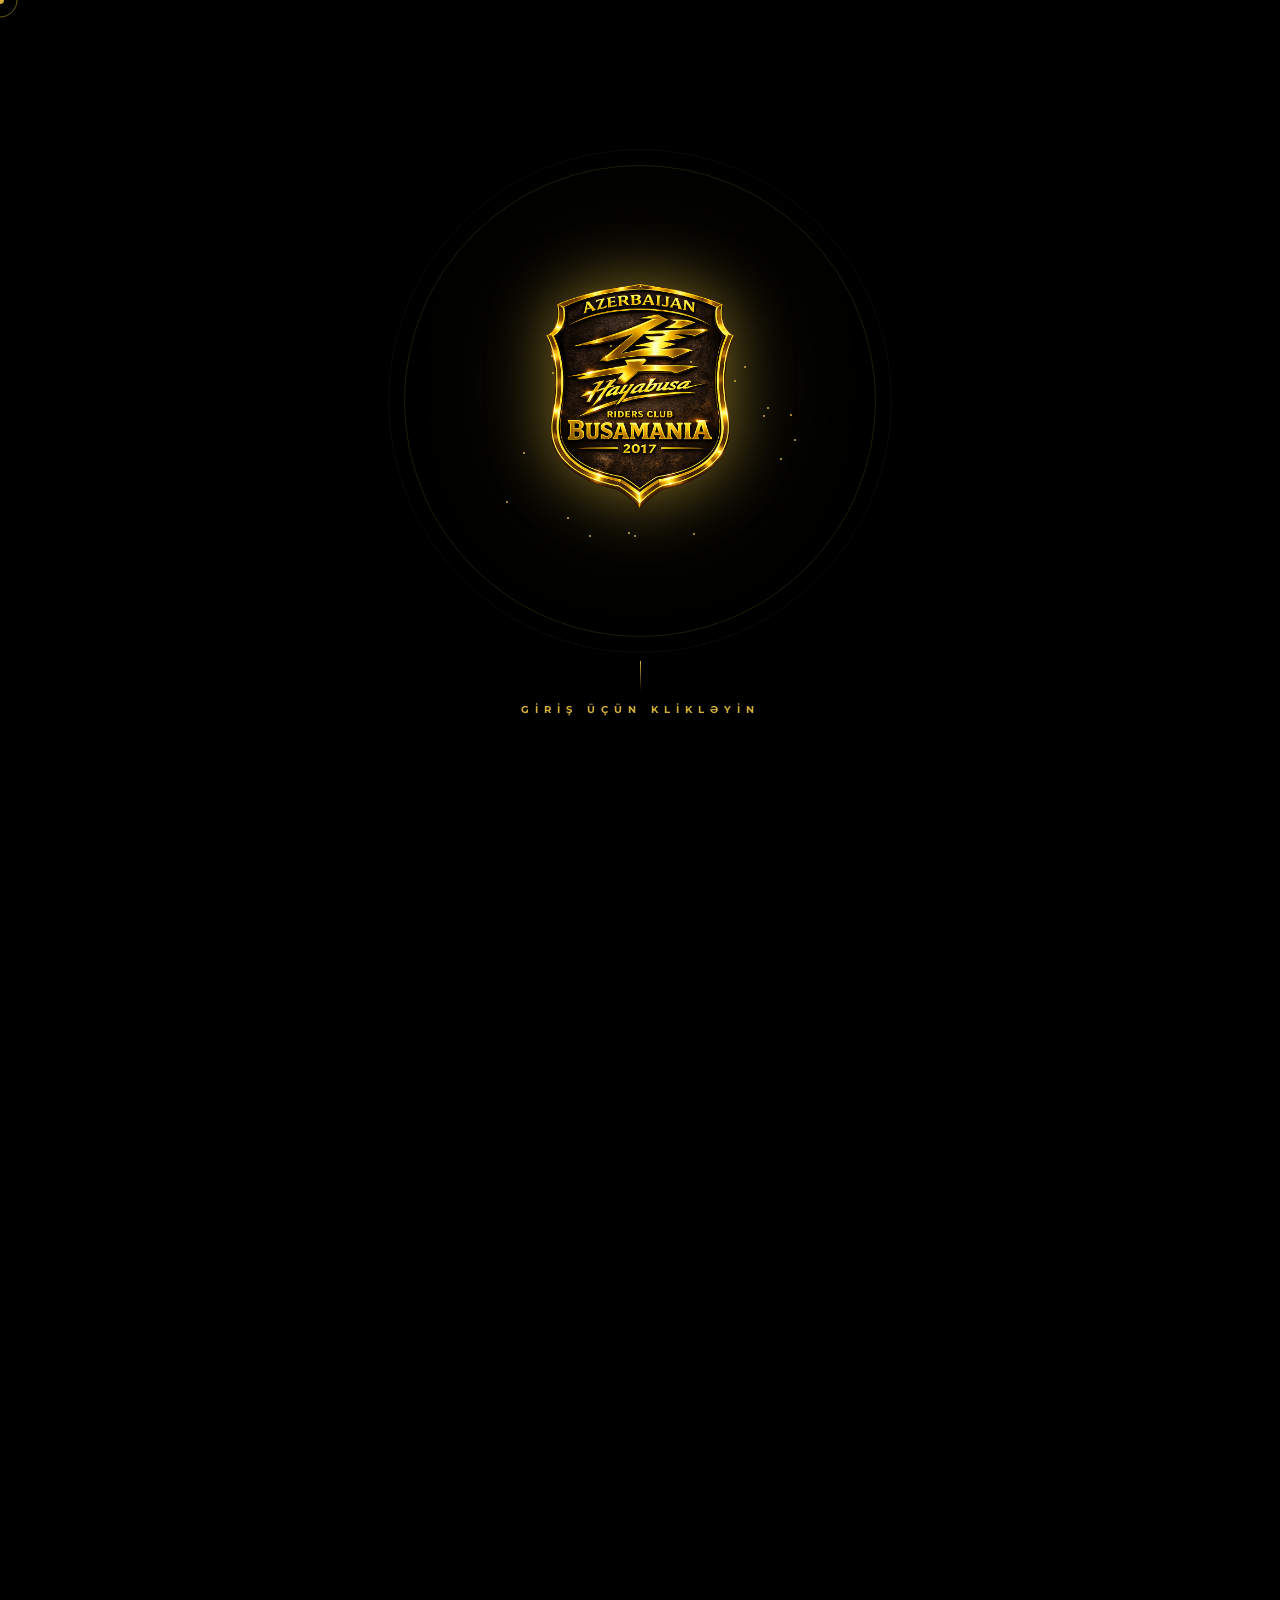
<file: index.html>
<!DOCTYPE html>
<html lang="az">

<head>
    <meta charset="UTF-8">
    <meta name="viewport" content="width=device-width, initial-scale=1.0, viewport-fit=cover">
    <title>Busamania RC Azerbaijan — The Elite Riders Club</title>
    <meta name="description" content="Busamania RC Azerbaijan - Azerbaijan's Premium Hayabusa Motorcycle Riders Club.">
    <link rel="stylesheet" href="css/style.css">
</head>

<body class="page-transition" data-page="home">

    <!-- ═══ SPLASH SCREEN ═══ -->
    <div id="splash">
        <div class="splash-ring">
            <div class="splash-logo-wrap">
                <div class="splash-spinner">
                    <img src="assets/logo.png" alt="Busamania RC">
                    <img src="assets/logo.png" alt="Busamania RC" class="splash-back">
                </div>
            </div>
        </div>
        <div class="splash-hint">
            <div class="hint-line"></div>
            <span>Giriş üçün klikləyin</span>
        </div>
    </div>

    <!-- ═══ MAIN CONTENT ═══ -->
    <div id="main-content">

        <div id="nav-placeholder"></div>

        <!-- ═══ VIDEO HERO ═══ -->
        <section class="video-hero">
            <!-- YouTube Background Video -->
            <div class="video-bg-wrapper" id="video-bg">
                <iframe id="yt-bg"
                    src="https://www.youtube.com/embed/zblu-Y652S0?autoplay=1&mute=1&loop=1&playlist=zblu-Y652S0&controls=0&showinfo=0&rel=0&iv_load_policy=3&modestbranding=1&playsinline=1&start=0"
                    allow="autoplay; encrypted-media" allowfullscreen frameborder="0" title="Hayabusa Background Video">
                </iframe>
            </div>

            <!-- Dark Overlay -->
            <div class="video-overlay"></div>

            <!-- Content -->
            <div class="video-hero-content fade-up">
                <p class="video-eyebrow" data-i18n="hero.eyebrow">Azərbaycan · 2017-dən</p>
                <p class="video-tagline" data-i18n="hero.subtitle">Qardaşlıq. Sürət. Ehtiram.</p>
                <div class="video-cta">
                    <a href="about.html" class="btn btn-gold" data-i18n="hero.cta1">Klubu Kəşf Et</a>
                    <a href="generations.html" class="btn btn-outline" data-i18n="hero.cta2">Hayabusa Generations</a>
                </div>
            </div>

            <!-- Scroll indicator -->
            <div class="video-scroll-hint">
                <div class="scroll-line"></div>
            </div>
        </section>



        <!-- Feature Cards -->
        <section class="features-section container">
            <div class="features-grid">
                <a href="about.html" class="feature-card fade-in">
                    <div class="feature-icon">⚡</div>
                    <h3 data-i18n="feat.about.title">Haqqımızda</h3>
                    <p data-i18n="feat.about.desc">Azərbaycanın elit motosiklet klubları arasındakı yerimizi öyrənin.
                    </p>
                    <span class="feature-link" data-i18n="feat.readmore">Daha çox →</span>
                </a>
                <a href="structure.html" class="feature-card fade-in">
                    <div class="feature-icon">👑</div>
                    <h3>Club Structure</h3>
                    <p>President, Vitse President, Katib, Mexanik, Xəzinədar və Üzvlər ilə tanış olun.</p>
                    <span class="feature-link">Daha çox →</span>
                </a>
                <a href="generations.html" class="feature-card fade-in">
                    <div class="feature-icon">🔥</div>
                    <h3 data-i18n="feat.gen.title">Hayabusa Nəsilləri</h3>
                    <p data-i18n="feat.gen.desc">Gen 1-dən Gen 3-ə qədər — əfsanəvi falkonun evolyusiyası.</p>
                    <span class="feature-link" data-i18n="feat.readmore">Daha çox →</span>
                </a>
                <a href="gallery.html" class="feature-card fade-in">
                    <div class="feature-icon">📸</div>
                    <h3 data-i18n="feat.gallery.title">Qalereya</h3>
                    <p data-i18n="feat.gallery.desc">Gücün, sürətin və birliyin fotoşəkil içindəki anları.</p>
                    <span class="feature-link" data-i18n="feat.readmore">Daha çox →</span>
                </a>
            </div>
        </section>

        <footer class="site-footer">
            <div class="footer-inner">
                <p class="footer-brand">BUSAMANIA RC</p>
            <div class="footer-separator"></div>
            <div class="footer-social">
                <a href="https://www.instagram.com/busamania_rc/" target="_blank" rel="noopener" title="Instagram">&#x1F4F7;</a>
                <a href="https://www.youtube.com/@BusamaniaRC" target="_blank" rel="noopener" title="YouTube">&#x25B6;</a>
            </div>
                <p class="footer-copy" data-i18n="footer.copy">© 2026 Busamania RC Azerbaijan. Bütün hüquqlar qorunur.
                </p>
            </div>
        </footer>

    </div><!-- /#main-content -->

    <script src="js/i18n.js"></script>
    <script src="js/main.js"></script>
</body>

</html>
</file>
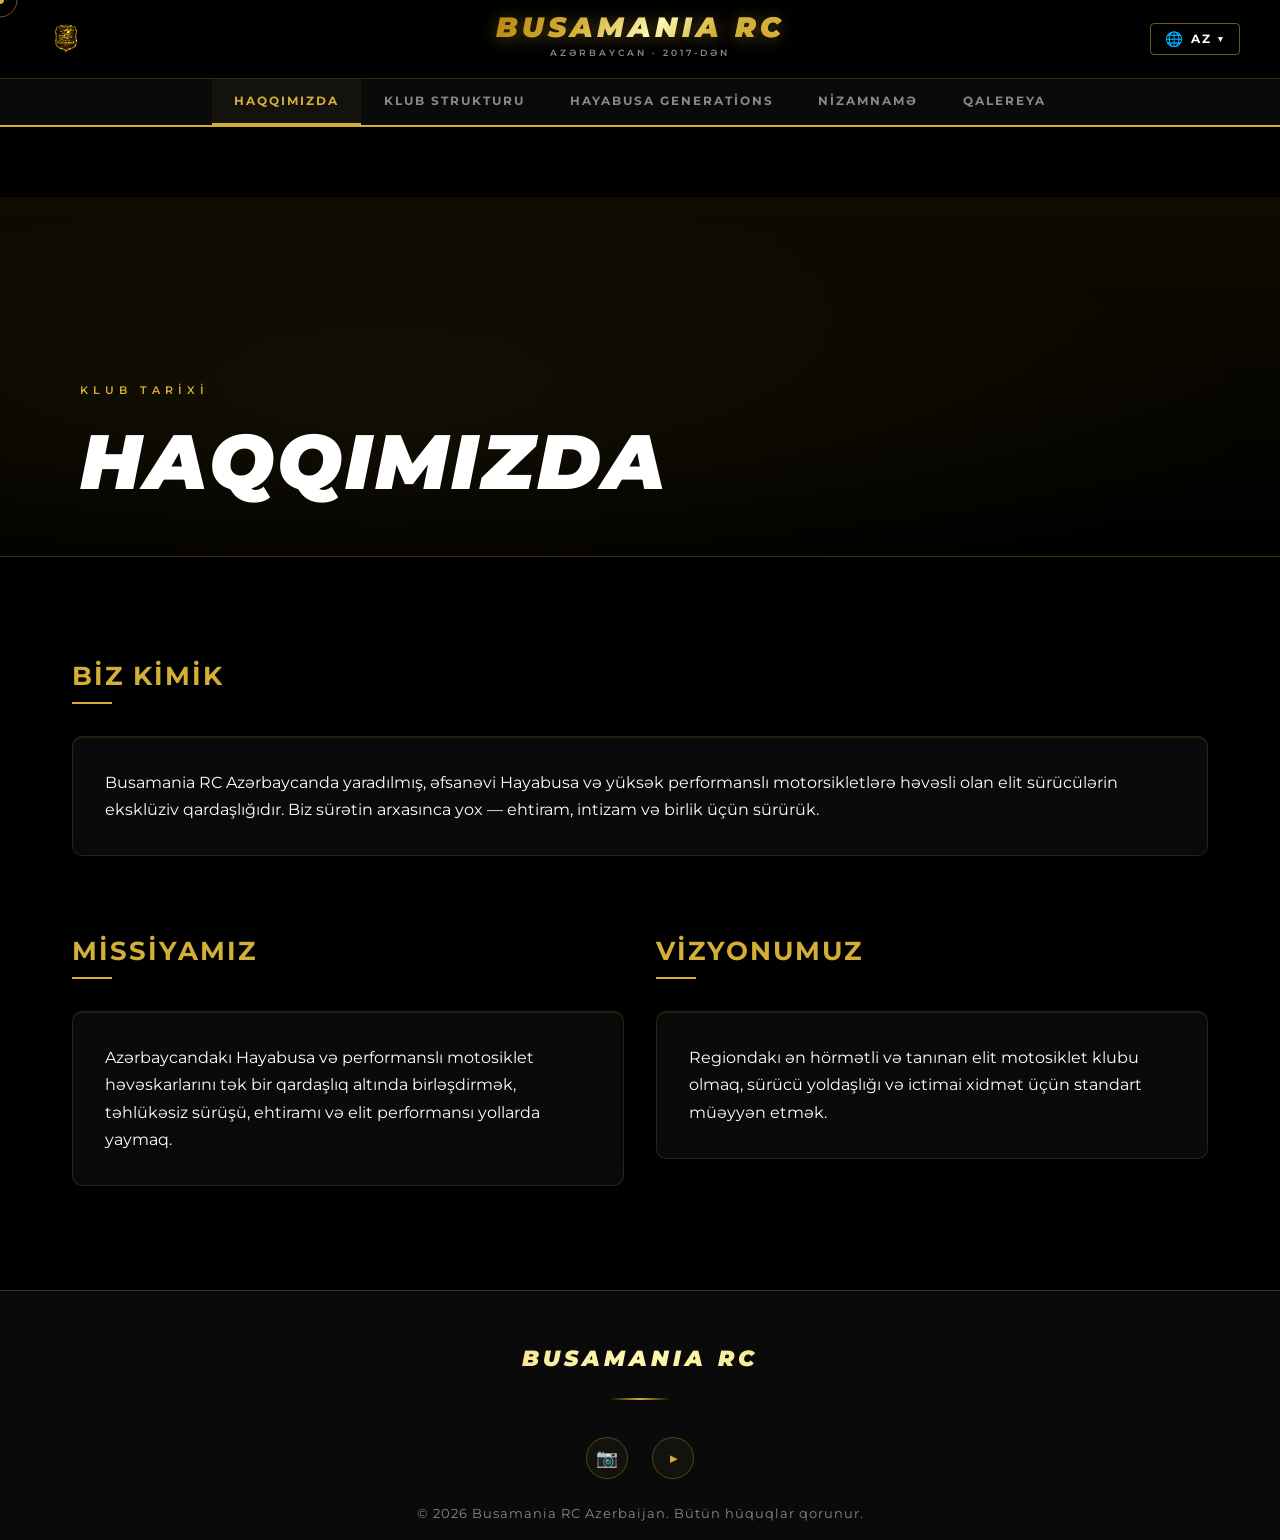
<file: about.html>
<!DOCTYPE html>
<html lang="az">

<head>
    <meta charset="UTF-8">
    <meta name="viewport" content="width=device-width, initial-scale=1.0, viewport-fit=cover">
    <title>Haqqımızda — Busamania RC Azerbaijan</title>
    <meta name="description" content="Busamania RC Azerbaijan haqqında — missiya, vizyon və klub tarixi.">
    <link rel="stylesheet" href="css/style.css">
</head>

<body class="page-transition" data-page="about">
    <div id="nav-placeholder"></div>
    <header class="page-hero">
        <div class="page-hero-content">
            <p class="page-hero-eyebrow" data-i18n="about.eyebrow">Klub Tarixi</p>
            <h1 class="fade-up" data-i18n="about.h1">Haqqımızda</h1>
        </div>
    </header>
    <main class="container">
        <section class="fade-in">
            <h2 class="section-title" data-i18n="about.s1">Biz Kimik</h2>
            <div class="card">
                <p id="about-intro">Loading...</p>
            </div>
        </section>
        <div class="grid-2">
            <section class="fade-in">
                <h2 class="section-title" data-i18n="about.mission">Missiyamız</h2>
                <div class="card">
                    <p id="about-mission">Loading...</p>
                </div>
            </section>
            <section class="fade-in">
                <h2 class="section-title" data-i18n="about.vision">Vizyonumuz</h2>
                <div class="card">
                    <p id="about-vision">Loading...</p>
                </div>
            </section>
        </div>
    </main>
    <footer class="site-footer">
        <div class="footer-inner">
            <p class="footer-brand">BUSAMANIA RC</p>
            <div class="footer-separator"></div>
            <div class="footer-social">
                <a href="https://www.instagram.com/busamania_rc/" target="_blank" rel="noopener" title="Instagram">&#x1F4F7;</a>
                <a href="https://www.youtube.com/@BusamaniaRC" target="_blank" rel="noopener" title="YouTube">&#x25B6;</a>
            </div>
            <p class="footer-copy" data-i18n="footer.copy">© 2026 Busamania RC Azerbaijan.</p>
        </div>
    </footer>
    <script src="js/i18n.js"></script>
    <script src="js/main.js"></script>
</body>

</html>
</file>
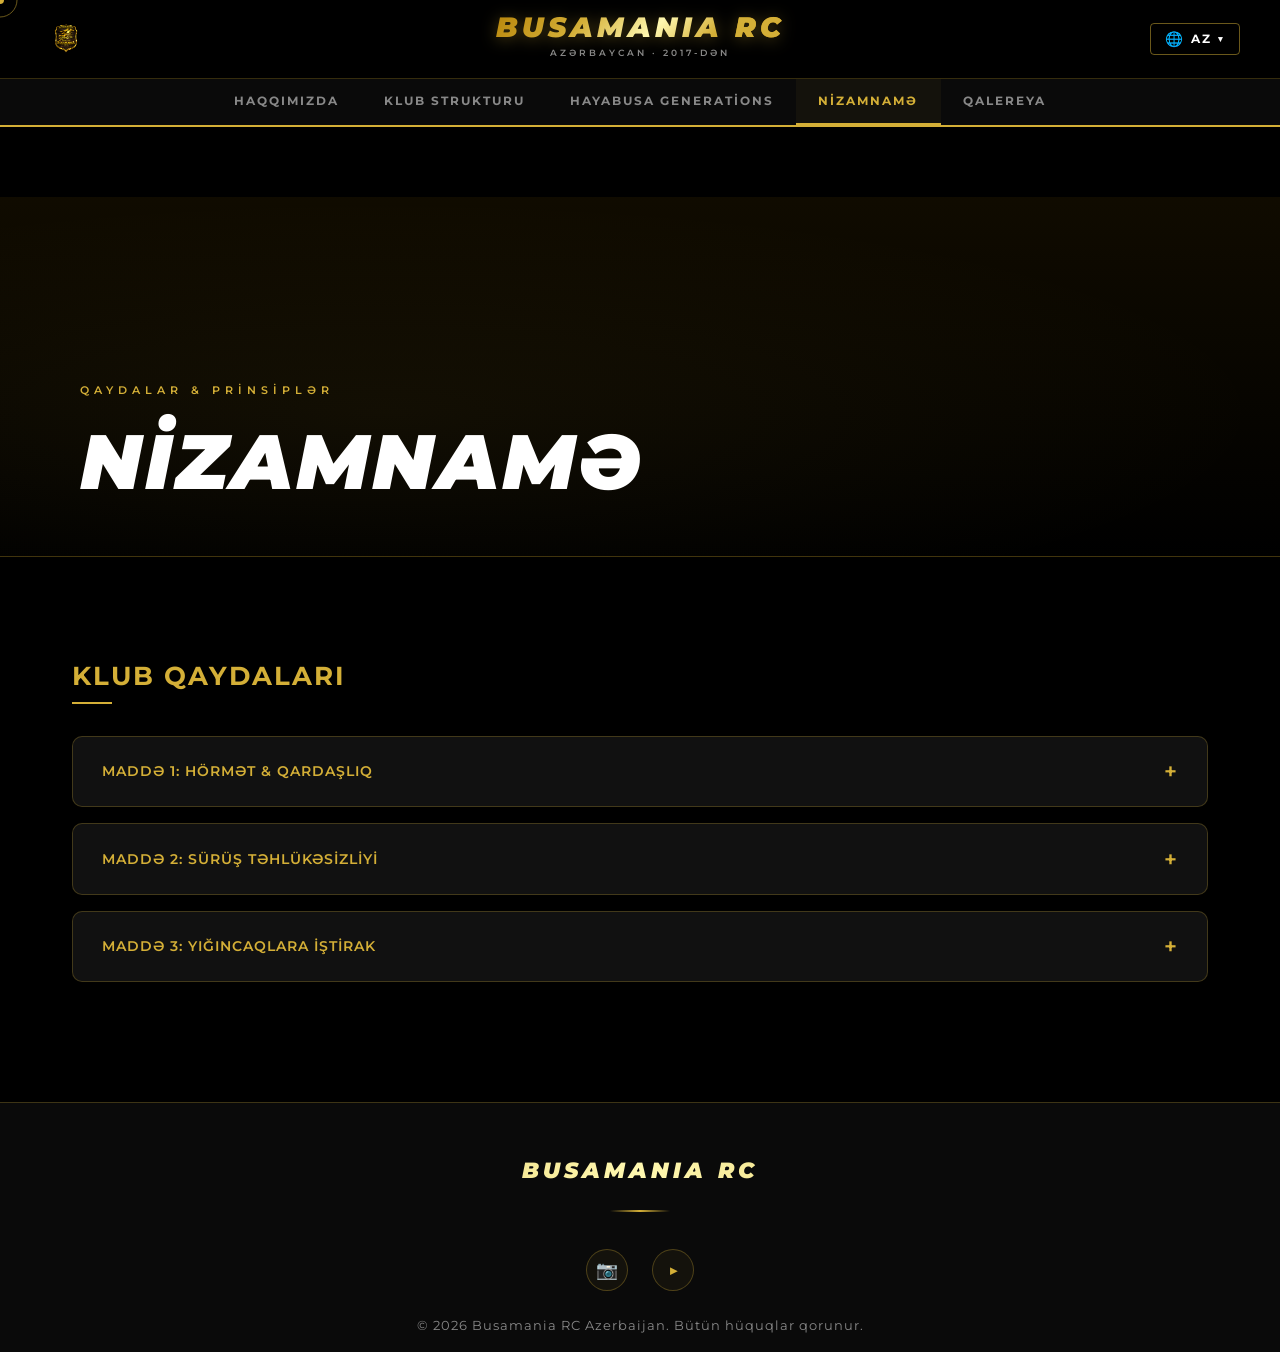
<file: charter.html>
<!DOCTYPE html>
<html lang="az">

<head>
    <meta charset="UTF-8">
    <meta name="viewport" content="width=device-width, initial-scale=1.0, viewport-fit=cover">
    <title>Nizamnamə — Busamania RC Azerbaijan</title>
    <meta name="description" content="Busamania RC Azerbaijan nizamnaməsi.">
    <link rel="stylesheet" href="css/style.css">
</head>

<body class="page-transition" data-page="charter">
    <div id="nav-placeholder"></div>
    <header class="page-hero">
        <div class="page-hero-content">
            <p class="page-hero-eyebrow" data-i18n="charter.eyebrow">Qaydalar & Prinsiplər</p>
            <h1 class="fade-up" data-i18n="charter.h1">Nizamnamə</h1>
        </div>
    </header>
    <main class="container">
        <section class="fade-in">
            <h2 class="section-title" data-i18n="charter.section">Klub Qaydaları</h2>
            <div id="charter-container"></div>
        </section>
    </main>
    <footer class="site-footer">
        <div class="footer-inner">
            <p class="footer-brand">BUSAMANIA RC</p>
            <div class="footer-separator"></div>
            <div class="footer-social">
                <a href="https://www.instagram.com/busamania_rc/" target="_blank" rel="noopener" title="Instagram">&#x1F4F7;</a>
                <a href="https://www.youtube.com/@BusamaniaRC" target="_blank" rel="noopener" title="YouTube">&#x25B6;</a>
            </div>
            <p class="footer-copy" data-i18n="footer.copy">© 2026 Busamania RC Azerbaijan.</p>
        </div>
    </footer>
    <script src="js/i18n.js"></script>
    <script src="js/main.js"></script>
</body>

</html>
</file>
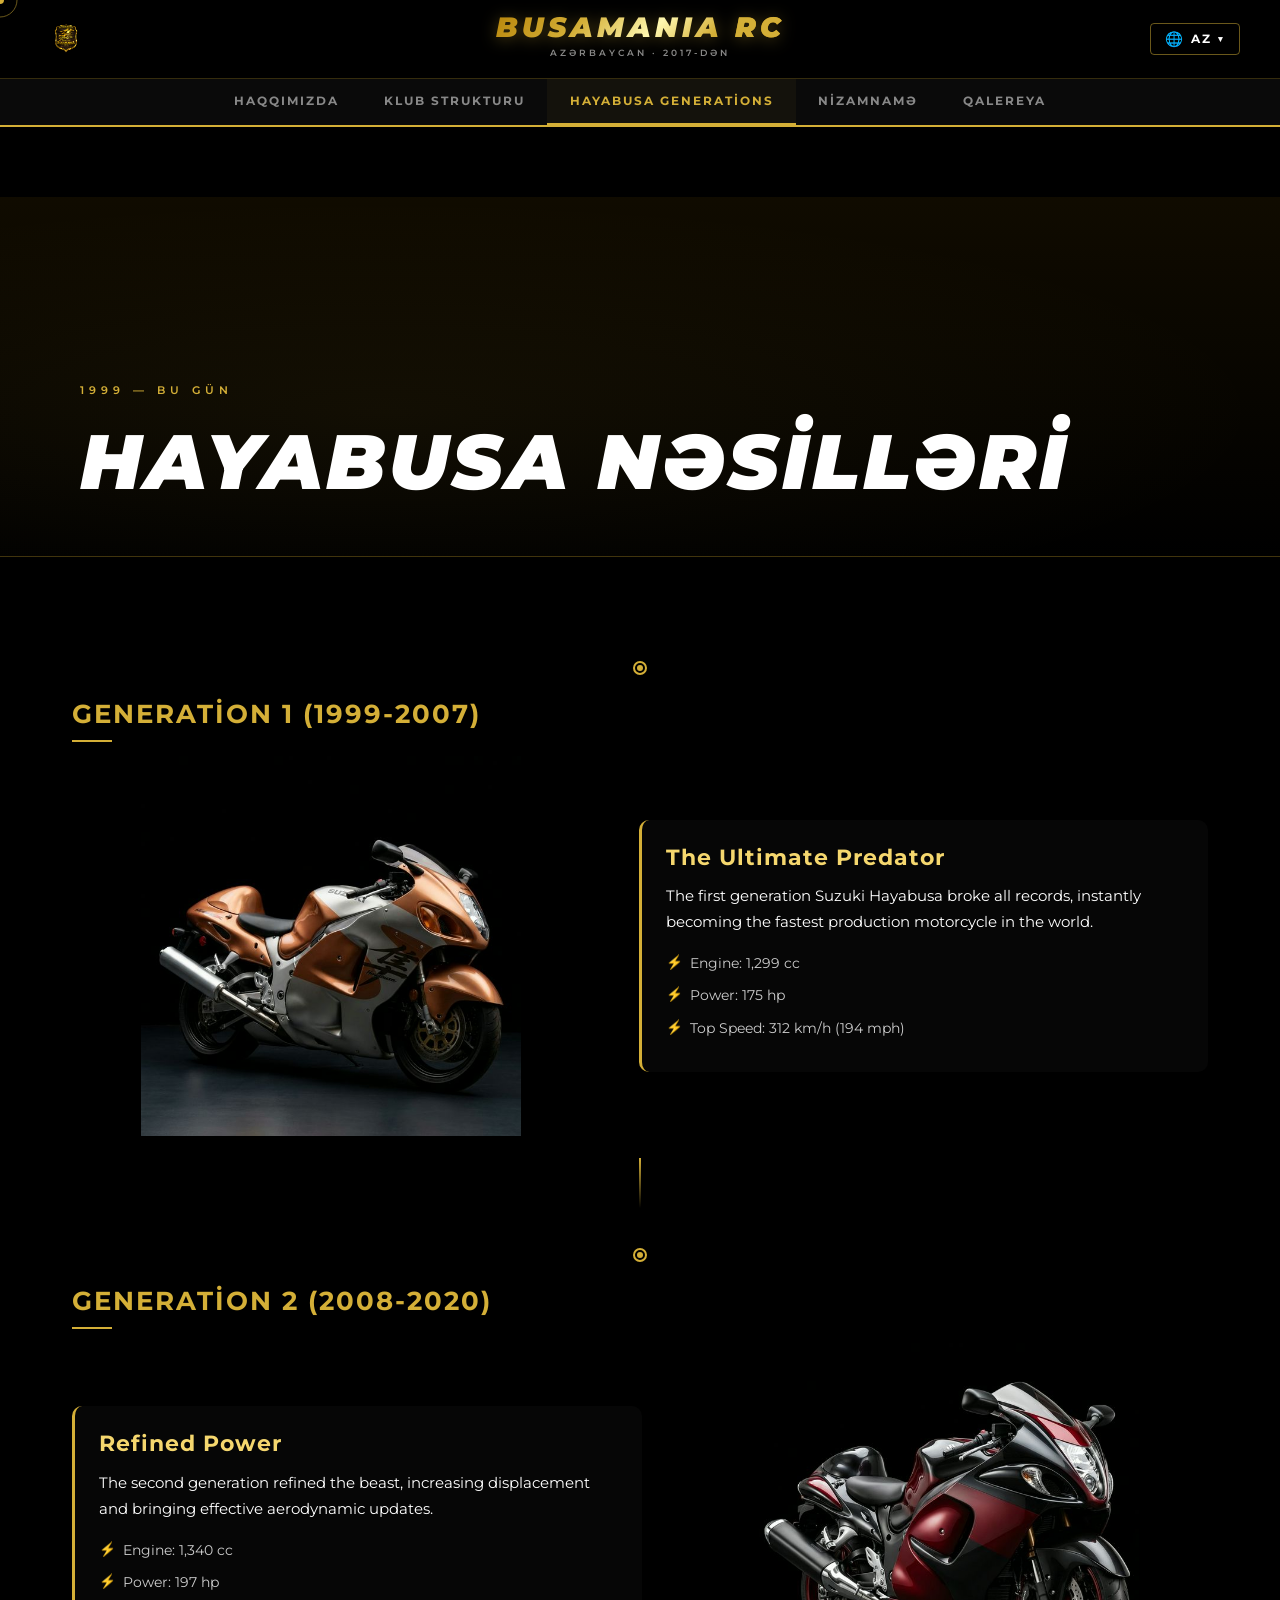
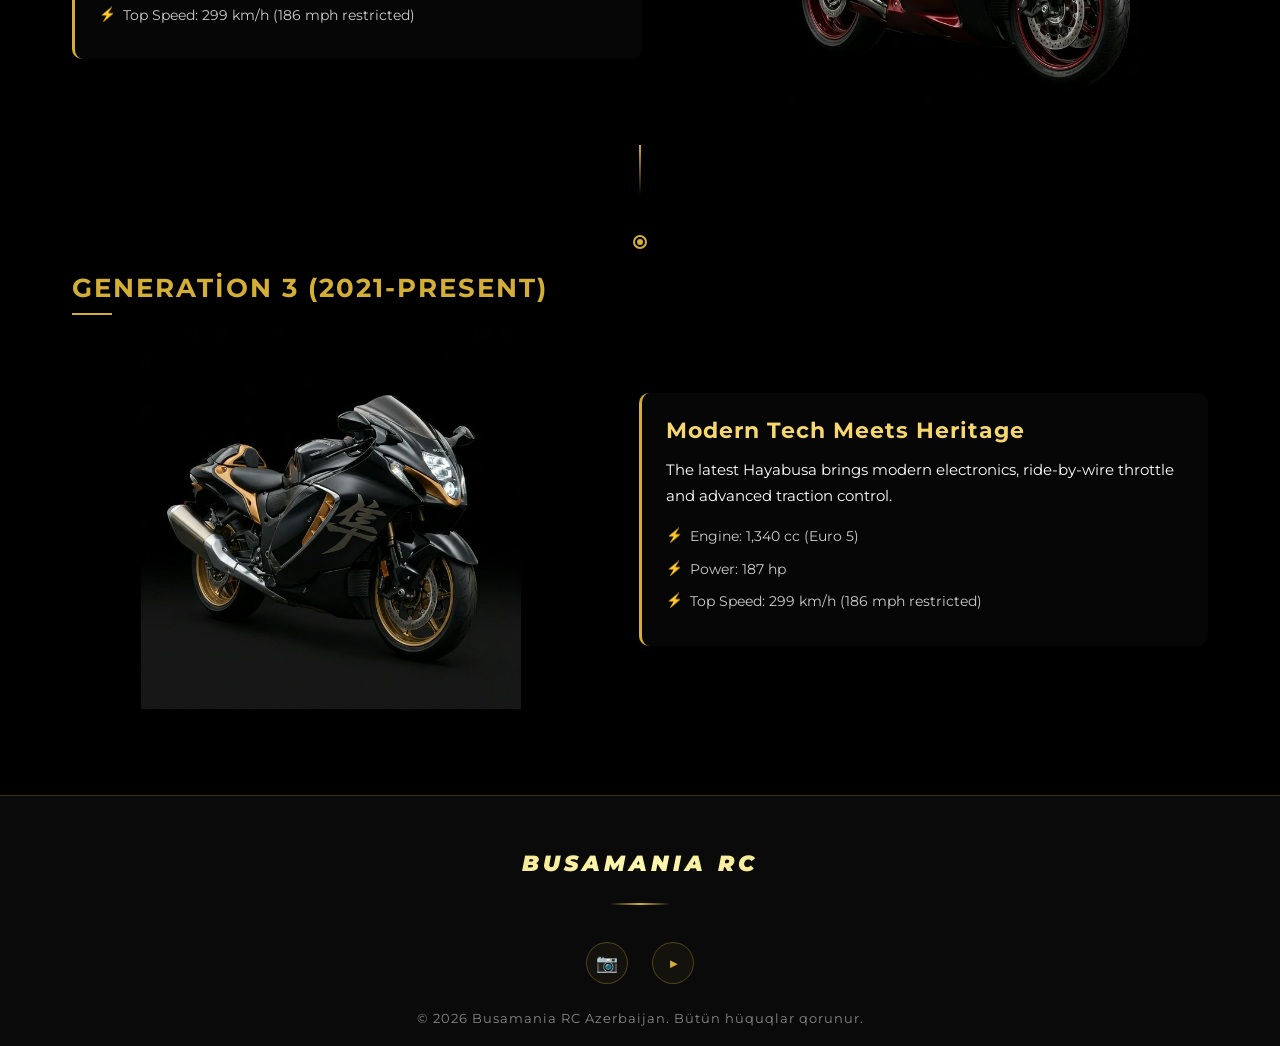
<file: generations.html>
<!DOCTYPE html>
<html lang="az">

<head>
    <meta charset="UTF-8">
    <meta name="viewport" content="width=device-width, initial-scale=1.0, viewport-fit=cover">
    <title>Hayabusa Generations — Busamania RC Azerbaijan</title>
    <meta name="description" content="Suzuki Hayabusa nəsilləri — Gen 1, Gen 2, Gen 3.">
    <link rel="stylesheet" href="css/style.css">
</head>

<body class="page-transition" data-page="generations">
    <div id="nav-placeholder"></div>
    <header class="page-hero">
        <div class="page-hero-content">
            <p class="page-hero-eyebrow" data-i18n="gen.eyebrow">1999 — Bu gün</p>
            <h1 class="fade-up" data-i18n="gen.h1">Hayabusa Nəsilləri</h1>
        </div>
    </header>
    <main class="container">
        <section class="fade-in">
            <h2 class="section-title">Generation 1 (1999-2007)</h2>
            <div class="gen-box">
                <div class="image-placeholder"><img src="assets/gen1.png" class="gen-image-3d" alt="Gen 1"></div>
                <div class="gen-text">
                    <h3>The Ultimate Predator</h3>
                    <p>The first generation Suzuki Hayabusa broke all records, instantly becoming the fastest production
                        motorcycle in the world.</p>
                    <ul>
                        <li>Engine: 1,299 cc</li>
                        <li>Power: 175 hp</li>
                        <li>Top Speed: 312 km/h (194 mph)</li>
                    </ul>
                </div>
            </div>
        </section>
        <section class="fade-in">
            <h2 class="section-title">Generation 2 (2008-2020)</h2>
            <div class="gen-box reverse">
                <div class="image-placeholder"><img src="assets/gen2.png" class="gen-image-3d" alt="Gen 2"></div>
                <div class="gen-text">
                    <h3>Refined Power</h3>
                    <p>The second generation refined the beast, increasing displacement and bringing effective
                        aerodynamic updates.</p>
                    <ul>
                        <li>Engine: 1,340 cc</li>
                        <li>Power: 197 hp</li>
                        <li>Top Speed: 299 km/h (186 mph restricted)</li>
                    </ul>
                </div>
            </div>
        </section>
        <section class="fade-in">
            <h2 class="section-title">Generation 3 (2021-Present)</h2>
            <div class="gen-box">
                <div class="image-placeholder"><img src="assets/gen3.png" class="gen-image-3d" alt="Gen 3"></div>
                <div class="gen-text">
                    <h3>Modern Tech Meets Heritage</h3>
                    <p>The latest Hayabusa brings modern electronics, ride-by-wire throttle and advanced traction
                        control.</p>
                    <ul>
                        <li>Engine: 1,340 cc (Euro 5)</li>
                        <li>Power: 187 hp</li>
                        <li>Top Speed: 299 km/h (186 mph restricted)</li>
                    </ul>
                </div>
            </div>
        </section>
    </main>
    <footer class="site-footer">
        <div class="footer-inner">
            <p class="footer-brand">BUSAMANIA RC</p>
            <div class="footer-separator"></div>
            <div class="footer-social">
                <a href="https://www.instagram.com/busamania_rc/" target="_blank" rel="noopener" title="Instagram">&#x1F4F7;</a>
                <a href="https://www.youtube.com/@BusamaniaRC" target="_blank" rel="noopener" title="YouTube">&#x25B6;</a>
            </div>
            <p class="footer-copy" data-i18n="footer.copy">© 2026 Busamania RC Azerbaijan.</p>
        </div>
    </footer>
    <script src="js/i18n.js"></script>
    <script src="js/main.js"></script>
</body>

</html>
</file>
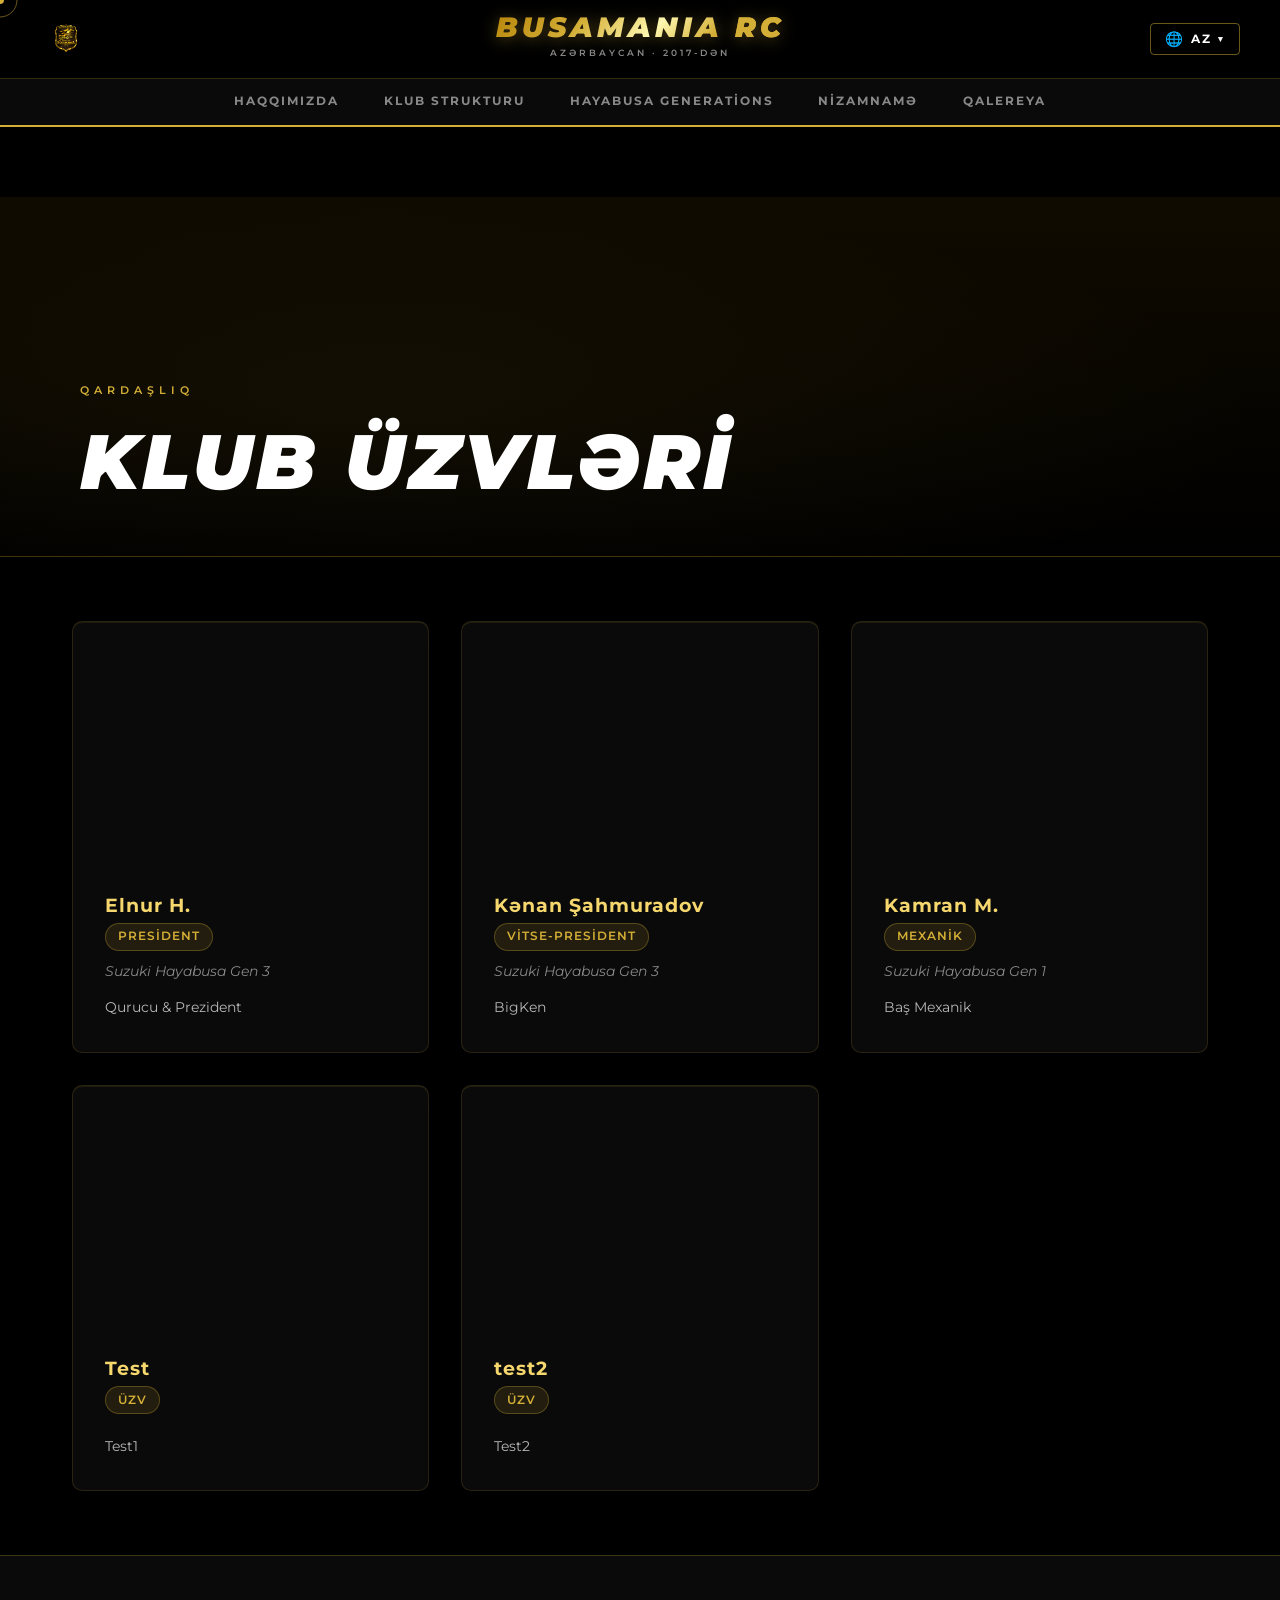
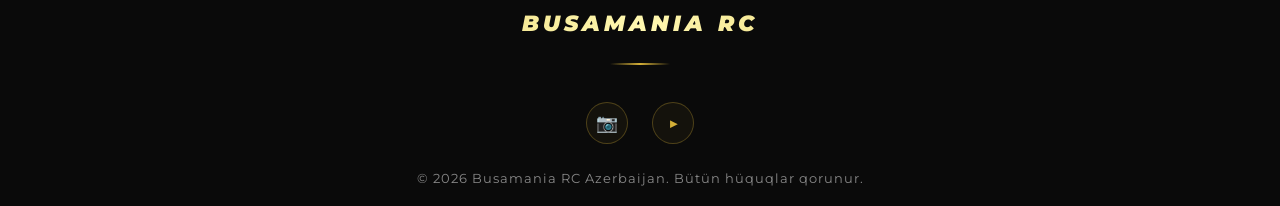
<file: members.html>
<!DOCTYPE html>
<html lang="az">

<head>
    <meta charset="UTF-8">
    <meta name="viewport" content="width=device-width, initial-scale=1.0, viewport-fit=cover">
    <title>Klub Üzvləri — Busamania RC Azerbaijan</title>
    <meta name="description" content="Busamania RC Azerbaijan klub üzvləri.">
    <link rel="stylesheet" href="css/style.css">
</head>

<body class="page-transition" data-page="members">
    <div id="nav-placeholder"></div>
    <header class="page-hero">
        <div class="page-hero-content">
            <p class="page-hero-eyebrow" data-i18n="members.eyebrow">Qardaşlıq</p>
            <h1 class="fade-up" data-i18n="members.h1">Klub Üzvləri</h1>
        </div>
    </header>
    <main class="container">
        <div class="grid-3" id="members-container"></div>
    </main>
    <footer class="site-footer">
        <div class="footer-inner">
            <p class="footer-brand">BUSAMANIA RC</p>
            <div class="footer-separator"></div>
            <div class="footer-social">
                <a href="https://www.instagram.com/busamania_rc/" target="_blank" rel="noopener" title="Instagram">&#x1F4F7;</a>
                <a href="https://www.youtube.com/@BusamaniaRC" target="_blank" rel="noopener" title="YouTube">&#x25B6;</a>
            </div>
            <p class="footer-copy" data-i18n="footer.copy">© 2026 Busamania RC Azerbaijan.</p>
        </div>
    </footer>
    <script src="js/i18n.js"></script>
    <script src="js/main.js"></script>
</body>

</html>
</file>
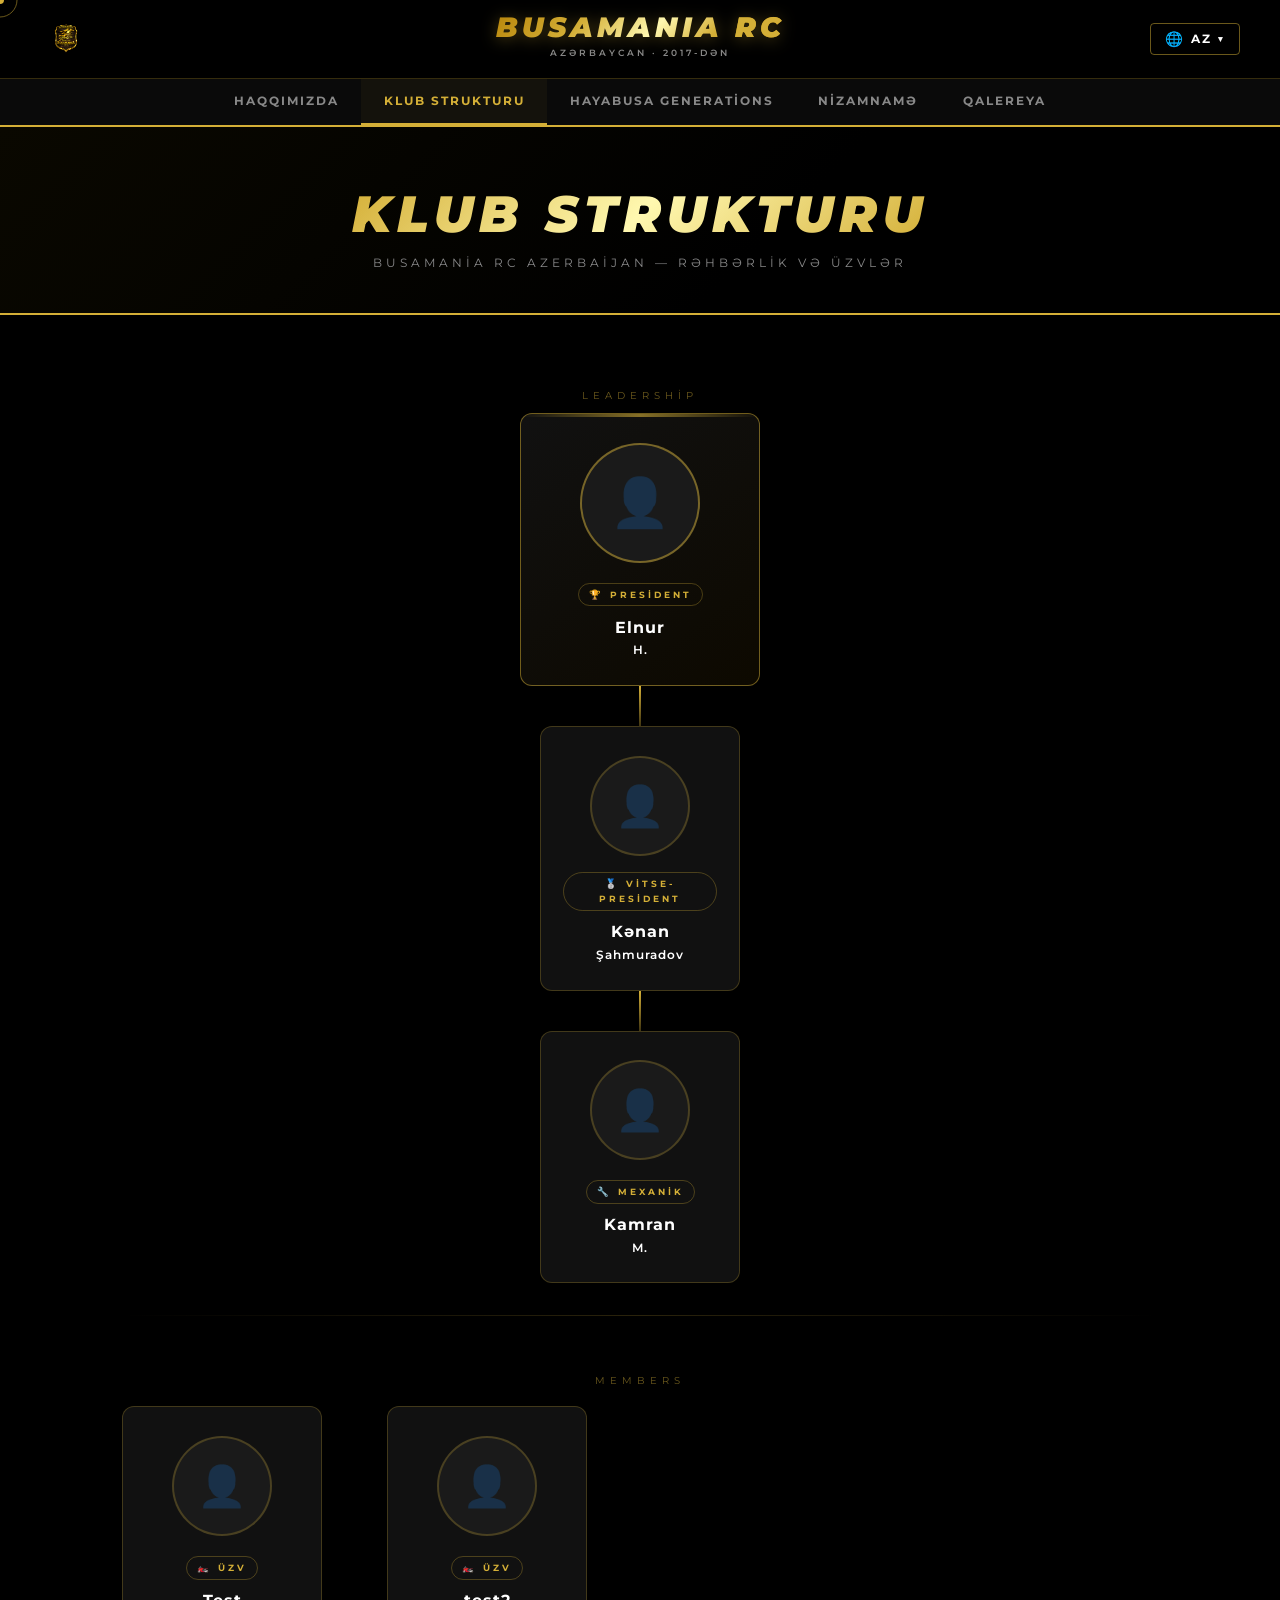
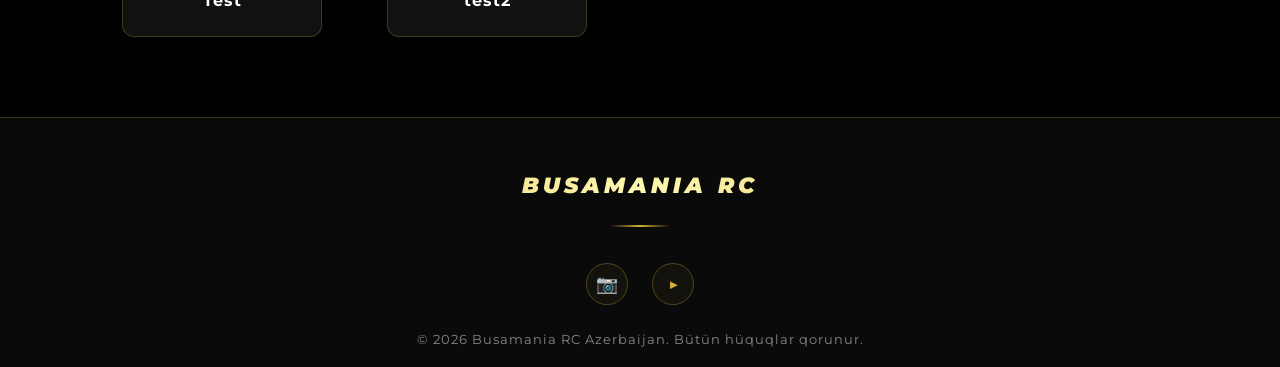
<file: structure.html>
<!DOCTYPE html>
<html lang="az">

<head>
    <meta charset="UTF-8">
    <meta name="viewport" content="width=device-width, initial-scale=1.0, viewport-fit=cover">
    <title>Club Structure | Busamania RC Azerbaijan</title>
    <meta name="description"
        content="Busamania RC Azerbaijan Klub Strukturu — President, Vitse President, Katib, Mexanik, Xəzinədar və Üzvlər.">
    <link rel="stylesheet" href="css/style.css">
    <style>
        /* ── PAGE HERO ── */
        .struct-hero {
            background: linear-gradient(135deg, #0a0800 0%, #000 60%);
            border-bottom: 2px solid var(--accent-gold);
            padding: 3.5rem 2rem 2.5rem;
            text-align: center;
        }

        .struct-hero h1 {
            font-size: clamp(1.8rem, 4vw, 3.5rem);
            font-weight: 900;
            font-style: italic;
            letter-spacing: 6px;
            text-transform: uppercase;
            background: linear-gradient(135deg, #b8860b, #d4af37, #fff8b0, #d4af37, #b8860b);
            -webkit-background-clip: text;
            background-clip: text;
            -webkit-text-fill-color: transparent;
            margin-bottom: 0.5rem;
        }

        .struct-hero p {
            font-size: 0.75rem;
            letter-spacing: 4px;
            text-transform: uppercase;
            color: var(--text-muted);
        }

        /* ── HIERARCHY WRAPPER ── */
        .struct-wrapper {
            max-width: 1100px;
            margin: 0 auto;
            padding: 3rem 2rem 5rem;
            display: flex;
            flex-direction: column;
            align-items: center;
            gap: 0;
        }

        /* ── CONNECTOR LINES ── */
        .conn-v {
            width: 2px;
            height: 40px;
            background: linear-gradient(to bottom, var(--accent-gold), rgba(212, 175, 55, 0.3));
        }

        /* ── MEMBER CARD ── */
        .struct-card {
            background: var(--card-bg);
            border: 1px solid var(--border);
            border-radius: 12px;
            padding: 1.8rem 1.4rem 1.5rem;
            text-align: center;
            width: 200px;
            transition: border-color 0.3s ease, transform 0.3s ease, box-shadow 0.3s ease;
            position: relative;
            overflow: hidden;
        }

        .struct-card::before {
            content: '';
            position: absolute;
            top: 0;
            left: 0;
            right: 0;
            height: 3px;
            background: linear-gradient(90deg, transparent, var(--accent-gold), transparent);
            opacity: 0;
            transition: opacity 0.3s ease;
        }

        .struct-card:hover {
            border-color: var(--accent-gold);
            transform: translateY(-4px);
            box-shadow: 0 12px 40px rgba(212, 175, 55, 0.15);
        }

        .struct-card:hover::before {
            opacity: 1;
        }

        .struct-card.president {
            width: 240px;
            border-color: rgba(212, 175, 55, 0.5);
            background: linear-gradient(145deg, #111 0%, #0d0900 100%);
        }

        .struct-card.president::before {
            opacity: 0.6;
        }

        .struct-photo {
            width: 100px;
            height: 100px;
            border-radius: 50%;
            margin: 0 auto 1rem;
            border: 2px solid var(--border);
            overflow: hidden;
            background: #1a1a1a;
            display: flex;
            align-items: center;
            justify-content: center;
            transition: border-color 0.3s ease;
        }

        .struct-card.president .struct-photo {
            width: 120px;
            height: 120px;
            border-color: rgba(212, 175, 55, 0.5);
        }

        .struct-card:hover .struct-photo {
            border-color: var(--accent-gold);
        }

        .struct-photo img {
            width: 100%;
            height: 100%;
            object-fit: cover;
        }

        .struct-photo .photo-placeholder {
            font-size: 2.5rem;
            opacity: 0.25;
        }

        .struct-card.president .struct-photo .photo-placeholder {
            font-size: 3rem;
        }

        .struct-role {
            display: inline-block;
            font-size: 0.58rem;
            font-weight: 700;
            letter-spacing: 3px;
            text-transform: uppercase;
            color: var(--accent-gold);
            border: 1px solid rgba(212, 175, 55, 0.3);
            border-radius: 20px;
            padding: 3px 10px;
            margin-bottom: 0.7rem;
        }

        .struct-name {
            font-size: 1rem;
            font-weight: 700;
            letter-spacing: 1px;
            color: var(--text-color);
            line-height: 1.3;
        }

        .struct-surname {
            font-size: 0.75rem;
            font-weight: 600;
            color: var(--text-color);
            letter-spacing: 1px;
            margin-top: 2px;
        }

        .section-label {
            font-size: 0.65rem;
            letter-spacing: 5px;
            text-transform: uppercase;
            color: rgba(212, 175, 55, 0.5);
            text-align: center;
            padding: 1.5rem 0 0.5rem;
        }

        .tier-single {
            display: flex;
            justify-content: center;
        }

        .tier-triple {
            display: flex;
            justify-content: center;
            gap: 2rem;
            flex-wrap: wrap;
        }

        .tier-members {
            display: grid;
            grid-template-columns: repeat(4, 1fr);
            gap: 1.5rem;
            width: 100%;
            margin-top: 0.5rem;
        }

        .tier-divider {
            width: 100%;
            height: 1px;
            background: linear-gradient(to right, transparent, rgba(212, 175, 55, 0.2), transparent);
            margin: 2rem 0;
        }

        .empty-msg {
            text-align: center;
            color: var(--text-muted);
            font-size: 0.9rem;
            padding: 3rem;
        }

        @media (max-width: 768px) {
            .tier-members {
                grid-template-columns: repeat(2, 1fr);
            }

            .tier-triple {
                gap: 1rem;
            }

            .struct-card {
                width: 160px;
                padding: 1.4rem 1rem;
            }

            .struct-card.president {
                width: 180px;
            }

            .struct-photo {
                width: 80px;
                height: 80px;
            }

            .struct-card.president .struct-photo {
                width: 95px;
                height: 95px;
            }
        }

        @media (max-width: 480px) {
            .tier-members {
                grid-template-columns: repeat(2, 1fr);
                gap: 0.8rem;
            }

            .tier-triple {
                flex-direction: column;
                align-items: center;
            }

            .struct-card {
                width: 100%;
                max-width: 260px;
            }

            .struct-card.president {
                width: 100%;
                max-width: 260px;
            }
        }
    </style>
</head>

<body class="page-transition" data-page="structure">

    <div id="nav-placeholder"></div>

    <!-- Page Hero -->
    <div class="struct-hero fade-in">
        <h1 data-i18n="structure.h1">Club Structure</h1>
        <p data-i18n="structure.sub">Busamania RC Azerbaijan — Leadership &amp; Members</p>
    </div>

    <!-- Structure Hierarchy -->
    <div class="struct-wrapper">
        <p class="section-label">Leadership</p>
        <div class="tier-single fade-in" id="tier-president"></div>
        <div class="conn-v" id="conn-vp" style="display:none;"></div>
        <div class="tier-single fade-in" id="tier-vp"></div>
        <div class="conn-v" id="conn-officers" style="display:none;"></div>
        <div class="tier-triple fade-in" id="tier-officers"></div>
        <div class="tier-divider"></div>
        <p class="section-label">Members</p>
        <div class="tier-members fade-in" id="tier-members"></div>
    </div>

    <footer class="site-footer">
        <div class="footer-inner">
            <p class="footer-brand">BUSAMANIA RC</p>
            <div class="footer-separator"></div>
            <div class="footer-social">
                <a href="https://www.instagram.com/busamania_rc/" target="_blank" rel="noopener" title="Instagram">&#x1F4F7;</a>
                <a href="https://www.youtube.com/@BusamaniaRC" target="_blank" rel="noopener" title="YouTube">&#x25B6;</a>
            </div>
            <p class="footer-copy">© 2026 Busamania RC Azerbaijan. Bütün hüquqlar qorunur.</p>
        </div>
    </footer>

    <script src="js/i18n.js"></script>
    <script src="js/main.js"></script>
    <script>
        function createCard(member, isPresident) {
            var cls = isPresident ? 'struct-card president' : 'struct-card';
            var photoHTML = member.image
                ? '<img src="' + member.image + '" alt="' + (member.name || '') + '">'
                : '<span class="photo-placeholder">👤</span>';

            var roleEmoji = {
                'President': '🏆', 'Vitse-President': '🥈', 'Katib': '📋',
                'Mexanik': '🔧', 'Xəzinədar': '💰', 'Üzv': '🏍️'
            };
            var emoji = roleEmoji[member.role] || '🏍️';
            var nameParts = (member.name || '').split(' ');
            var firstName = nameParts[0] || '';
            var surname = nameParts.slice(1).join(' ') || '';

            return '<div class="' + cls + '">' +
                '<div class="struct-photo">' + photoHTML + '</div>' +
                '<span class="struct-role">' + emoji + ' ' + (member.role || 'Üzv') + '</span>' +
                '<p class="struct-name">' + firstName + '</p>' +
                (surname ? '<p class="struct-surname">' + surname + '</p>' : '') +
                '</div>';
        }

        async function loadStructure() {
            var members = [];
            try {
                var res = await fetch('data/site-data.json');
                if (res.ok) {
                    var data = await res.json();
                    members = data.members || [];
                }
            } catch (e) { }

            if (!members.length) {
                try { members = JSON.parse(localStorage.getItem('busamania_members')) || []; } catch (e) { }
            }

            if (!members.length) {
                document.getElementById('tier-president').innerHTML = '<p class="empty-msg">Admin paneldən üzv əlavə edin</p>';
                return;
            }

            var president = members.filter(function (m) { return m.role === 'President'; });
            var vp = members.filter(function (m) { return m.role === 'Vitse-President'; });
            var officers = members.filter(function (m) { return m.role === 'Katib' || m.role === 'Mexanik' || m.role === 'Xəzinədar'; });
            var regular = members.filter(function (m) { return m.role === 'Üzv' || !m.role; });

            if (president.length) {
                document.getElementById('tier-president').innerHTML = createCard(president[0], true);
            }

            if (vp.length) {
                document.getElementById('tier-vp').innerHTML = createCard(vp[0], false);
                document.getElementById('conn-vp').style.display = '';
            }

            if (officers.length) {
                document.getElementById('tier-officers').innerHTML = officers.map(function (m) { return createCard(m, false); }).join('');
                document.getElementById('conn-officers').style.display = '';
            }

            if (regular.length) {
                document.getElementById('tier-members').innerHTML = regular.map(function (m) { return createCard(m, false); }).join('');
            }
        }

        document.addEventListener('DOMContentLoaded', loadStructure);
    </script>
</body>

</html>
</file>
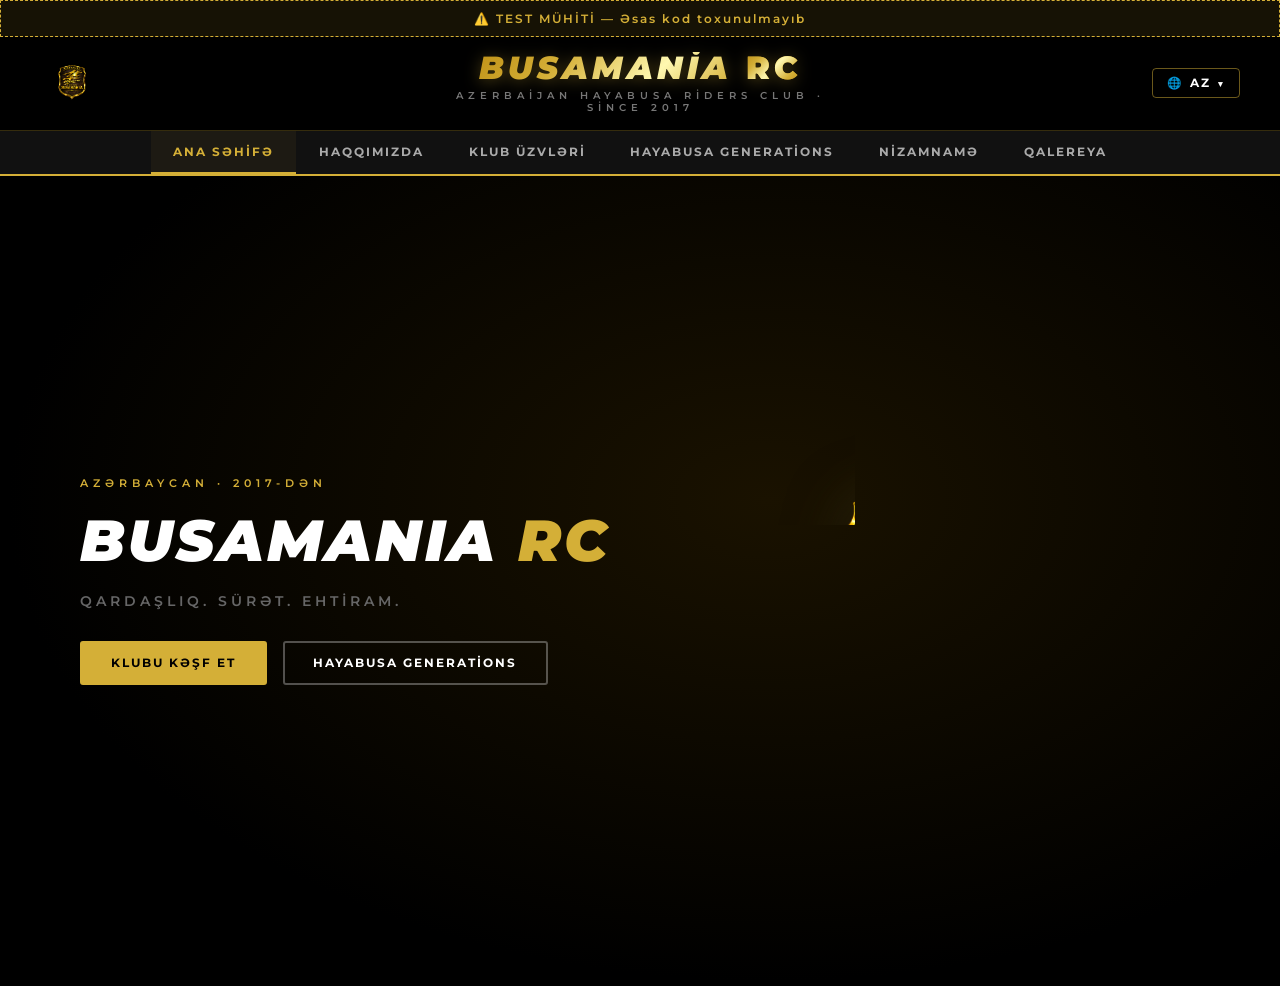
<file: test-navbar.html>
<!DOCTYPE html>
<html lang="az">

<head>
    <meta charset="UTF-8">
    <meta name="viewport" content="width=device-width, initial-scale=1.0">
    <title>TEST — Navbar Dizayn | Busamania RC</title>
    <link
        href="https://fonts.googleapis.com/css2?family=Montserrat:ital,wght@0,400;0,600;0,700;0,800;0,900;1,900&display=swap"
        rel="stylesheet">
    <style>
        /* ── RESET ── */
        *,
        *::before,
        *::after {
            margin: 0;
            padding: 0;
            box-sizing: border-box;
        }

        :root {
            --gold: #d4af37;
            --gold-light: #f5d76e;
            --black: #000000;
            --dark: #0a0a0a;
            --darker: #111111;
            --border: rgba(212, 175, 55, 0.25);
            --muted: #777777;
        }

        body {
            font-family: 'Montserrat', sans-serif;
            background: var(--black);
            color: white;
        }

        /* ═══════════════════════════════════════════
           HEADER — Two-row layout (like Hells Angels)
        ═══════════════════════════════════════════ */
        .site-header {
            width: 100%;
            position: sticky;
            top: 0;
            z-index: 1000;
        }

        /* ── TOP ROW: Logo | Club Name (center) | Lang ── */
        .header-top {
            background: var(--black);
            border-bottom: 1px solid var(--border);
            padding: 0.9rem 2.5rem;
            display: grid;
            grid-template-columns: 1fr 1fr 1fr;
            align-items: center;
        }

        /* Spinning Logo — left-aligned in first column */
        .header-logo-wrap {
            perspective: 600px;
            flex-shrink: 0;
            justify-self: start;
        }

        .header-logo-spinner {
            width: 64px;
            height: 64px;
            position: relative;
            transform-style: preserve-3d;
            animation: spinLogo 8s linear infinite;
        }

        .header-logo-spinner img {
            position: absolute;
            width: 64px;
            height: 64px;
            object-fit: contain;
            backface-visibility: hidden;
            -webkit-backface-visibility: hidden;
        }

        .spinner-front {
            transform: rotateY(0deg) translateZ(1px);
        }

        .spinner-back {
            transform: rotateY(180deg) translateZ(1px);
        }

        @keyframes spinLogo {
            from {
                transform: rotateY(0deg);
            }

            to {
                transform: rotateY(360deg);
            }
        }

        /* Club Name — centered in middle column */
        .header-club-name {
            text-align: center;
            justify-self: center;
        }

        .header-club-name a {
            text-decoration: none;
            display: inline-block;
        }

        .header-club-name h1 {
            font-size: clamp(1.2rem, 2.5vw, 2.2rem);
            font-weight: 900;
            font-style: italic;
            letter-spacing: 4px;
            text-transform: uppercase;
            white-space: nowrap;
            background: linear-gradient(135deg, #b8860b 0%, #d4af37 30%, #fff8b0 55%, #d4af37 75%, #b8860b 100%);
            -webkit-background-clip: text;
            background-clip: text;
            -webkit-text-fill-color: transparent;
            line-height: 1;
            filter: drop-shadow(0 2px 8px rgba(212, 175, 55, 0.35));
        }

        .header-club-name .tagline {
            font-size: 0.62rem;
            letter-spacing: 5px;
            text-transform: uppercase;
            color: var(--muted);
            font-weight: 600;
            margin-top: 5px;
        }

        /* Language Dropdown — right-aligned in last column */
        .lang-switcher {
            position: relative;
            z-index: 1100;
            justify-self: end;
        }

        .lang-current {
            display: flex;
            align-items: center;
            gap: 7px;
            background: transparent;
            border: 1px solid rgba(212, 175, 55, 0.5);
            border-radius: 4px;
            padding: 7px 14px;
            color: white;
            font-family: 'Montserrat', sans-serif;
            font-size: 0.72rem;
            font-weight: 700;
            letter-spacing: 2px;
            text-transform: uppercase;
            cursor: pointer;
            transition: border-color 0.25s, background 0.25s;
        }

        .lang-current:hover {
            border-color: var(--gold);
            background: rgba(212, 175, 55, 0.07);
        }

        .lang-arrow {
            font-size: 0.55rem;
            transition: transform 0.25s;
            display: inline-block;
        }

        .lang-switcher.open .lang-arrow {
            transform: rotate(180deg);
        }

        .lang-dropdown {
            position: absolute;
            top: calc(100% + 8px);
            right: 0;
            min-width: 175px;
            background: rgba(5, 5, 5, 0.98);
            border: 1px solid rgba(212, 175, 55, 0.5);
            border-radius: 6px;
            padding: 5px;
            display: flex;
            flex-direction: column;
            gap: 2px;
            box-shadow: 0 15px 40px rgba(0, 0, 0, 0.8);
            opacity: 0;
            transform: translateY(-8px);
            pointer-events: none;
            transition: opacity 0.2s ease, transform 0.2s ease;
        }

        .lang-switcher.open .lang-dropdown {
            opacity: 1;
            transform: translateY(0);
            pointer-events: all;
        }

        .lang-option {
            display: flex;
            align-items: center;
            gap: 8px;
            padding: 9px 12px;
            border-radius: 4px;
            border: none;
            background: none;
            color: #aaa;
            font-family: 'Montserrat', sans-serif;
            font-size: 0.82rem;
            font-weight: 600;
            cursor: pointer;
            transition: background 0.2s, color 0.2s;
            text-align: left;
            white-space: nowrap;
        }

        .lang-option:hover {
            background: rgba(212, 175, 55, 0.1);
            color: var(--gold-light);
        }

        /* ── BOTTOM ROW: Horizontal Nav Links ── */
        .header-nav {
            background: var(--darker);
            border-bottom: 2px solid var(--gold);
        }

        .header-nav ul {
            display: flex;
            list-style: none;
            padding: 0 2rem;
            margin: 0 auto;
            gap: 0;
            justify-content: center;
        }

        .header-nav ul li a {
            display: block;
            padding: 0.9rem 1.4rem;
            font-size: 0.72rem;
            font-weight: 700;
            letter-spacing: 2px;
            text-transform: uppercase;
            color: #aaa;
            text-decoration: none;
            transition: color 0.25s, background 0.25s;
            position: relative;
        }

        .header-nav ul li a::after {
            content: '';
            position: absolute;
            bottom: 0;
            left: 0;
            width: 0;
            height: 2px;
            background: var(--gold);
            transition: width 0.3s ease;
        }

        .header-nav ul li a:hover {
            color: var(--gold-light);
        }

        .header-nav ul li a:hover::after {
            width: 100%;
        }

        .header-nav ul li a.active {
            color: var(--gold);
            background: rgba(212, 175, 55, 0.06);
        }

        .header-nav ul li a.active::after {
            width: 100%;
        }

        /* ════════════════════════════════════════
           HERO — Fullscreen with spinning logo
        ════════════════════════════════════════ */
        .hero {
            min-height: 90vh;
            display: grid;
            grid-template-columns: 1fr 1fr;
            align-items: center;
            background: radial-gradient(ellipse at 60% 40%, #1a1200 0%, #000 70%);
            overflow: hidden;
            position: relative;
            padding: 0 5rem;
        }

        .hero-content {
            z-index: 2;
            display: flex;
            flex-direction: column;
            gap: 1.4rem;
        }

        .hero-eyebrow {
            font-size: 0.7rem;
            letter-spacing: 5px;
            text-transform: uppercase;
            color: var(--gold);
            font-weight: 600;
        }

        .hero-title {
            font-size: clamp(2rem, 4.5vw, 4.5rem);
            font-weight: 900;
            font-style: italic;
            letter-spacing: 3px;
            text-transform: uppercase;
            line-height: 1;
        }

        .hero-title .gold {
            color: var(--gold);
        }

        .hero-subtitle {
            font-size: 0.9rem;
            letter-spacing: 4px;
            text-transform: uppercase;
            color: #666;
            font-weight: 600;
        }

        .hero-cta {
            display: flex;
            gap: 1rem;
            flex-wrap: wrap;
            margin-top: 0.5rem;
        }

        .btn {
            padding: 0.8rem 1.8rem;
            font-size: 0.75rem;
            font-weight: 700;
            letter-spacing: 2px;
            text-transform: uppercase;
            border-radius: 3px;
            border: 2px solid transparent;
            cursor: pointer;
            font-family: 'Montserrat', sans-serif;
            text-decoration: none;
            display: inline-block;
            transition: all 0.3s ease;
        }

        .btn-gold {
            background: var(--gold);
            color: #000;
            border-color: var(--gold);
        }

        .btn-gold:hover {
            background: var(--gold-light);
        }

        .btn-outline {
            background: transparent;
            color: white;
            border-color: rgba(255, 255, 255, 0.3);
        }

        .btn-outline:hover {
            border-color: var(--gold);
            color: var(--gold);
        }

        /* Big hero spinner */
        .hero-logo {
            display: flex;
            justify-content: center;
            align-items: center;
            z-index: 2;
        }

        .hero-logo-spinner-wrap {
            perspective: 1000px;
        }

        .hero-spinner {
            width: 340px;
            height: 340px;
            position: relative;
            transform-style: preserve-3d;
            animation: spinLogo 8s linear infinite;
        }

        .hero-spinner img {
            position: absolute;
            inset: 0;
            width: 100%;
            height: 100%;
            object-fit: contain;
            backface-visibility: hidden;
            -webkit-backface-visibility: hidden;
            filter: drop-shadow(0 10px 30px rgba(0, 0, 0, 0.9)) drop-shadow(0 0 20px rgba(212, 175, 55, 0.2));
        }

        .hero-spinner .back {
            transform: rotateY(180deg) translateZ(1px);
        }

        /* Note banner */
        .test-banner {
            background: rgba(212, 175, 55, 0.1);
            border: 1px dashed var(--gold);
            text-align: center;
            padding: 10px;
            font-size: 0.75rem;
            letter-spacing: 2px;
            color: var(--gold);
            font-weight: 600;
        }
    </style>
</head>

<body>

    <!-- TEST BANNER -->
    <div class="test-banner">⚠️ TEST MÜHİTİ — Əsas kod toxunulmayıb</div>

    <!-- ═══ SITE HEADER (Two-Row) ═══ -->
    <header class="site-header">

        <!-- TOP ROW: Logo + Name + Lang -->
        <div class="header-top">
            <!-- Spinning Logo -->
            <div class="header-logo-wrap">
                <div class="header-logo-spinner">
                    <img src="assets/logo.png" alt="Busamania RC" class="spinner-front">
                    <img src="assets/logo.png" alt="Busamania RC" class="spinner-back">
                </div>
            </div>

            <!-- Club Name -->
            <div class="header-club-name">
                <a href="index.html">
                    <h1>Busamania <span
                            style="font-style:normal;background:linear-gradient(135deg,#b8860b,#d4af37,#fff8b0,#d4af37,#b8860b);-webkit-background-clip:text;background-clip:text;">RC</span>
                    </h1>
                    <p class="tagline">Azerbaijan Hayabusa Riders Club · Since 2017</p>
                </a>
            </div>

            <!-- Language Dropdown -->
            <div class="lang-switcher" id="lang-sw">
                <button class="lang-current" id="lang-btn">
                    <span>🌐</span>
                    <span id="lang-label">AZ</span>
                    <span class="lang-arrow">▾</span>
                </button>
                <div class="lang-dropdown" id="lang-drop">
                    <button class="lang-option" data-lang="az">🇦🇿 Azərbaycanca</button>
                    <button class="lang-option" data-lang="en">🇬🇧 English</button>
                    <button class="lang-option" data-lang="ru">🇷🇺 Русский</button>
                </div>
            </div>
        </div>

        <!-- BOTTOM ROW: Navigation Links -->
        <nav class="header-nav">
            <ul>
                <li><a href="#" class="active">Ana Səhifə</a></li>
                <li><a href="#">Haqqımızda</a></li>
                <li><a href="#">Klub Üzvləri</a></li>
                <li><a href="#">Hayabusa Generations</a></li>
                <li><a href="#">Nizamnamə</a></li>
                <li><a href="#">Qalereya</a></li>
            </ul>
        </nav>

    </header>

    <!-- ═══ HERO ═══ -->
    <section class="hero">
        <div class="hero-content">
            <p class="hero-eyebrow">Azərbaycan · 2017-dən</p>
            <h1 class="hero-title">BUSAMANIA <span class="gold">RC</span></h1>
            <p class="hero-subtitle">Qardaşlıq. Sürət. Ehtiram.</p>
            <div class="hero-cta">
                <a href="#" class="btn btn-gold">Klubu Kəşf Et</a>
                <a href="#" class="btn btn-outline">Hayabusa Generations</a>
            </div>
        </div>
        <div class="hero-logo">
            <div class="hero-logo-spinner-wrap">
                <div class="hero-spinner">
                    <img src="assets/logo.png" alt="Logo">
                    <img src="assets/logo.png" alt="Logo" class="back">
                </div>
            </div>
        </div>
    </section>

    <script>
        const sw = document.getElementById('lang-sw');
        const btn = document.getElementById('lang-btn');
        const drop = document.getElementById('lang-drop');
        const label = document.getElementById('lang-label');
        const names = { az: 'AZ', en: 'EN', ru: 'RU' };

        btn.addEventListener('click', e => { e.stopPropagation(); sw.classList.toggle('open'); });
        document.addEventListener('click', () => sw.classList.remove('open'));

        drop.querySelectorAll('.lang-option').forEach(opt => {
            opt.addEventListener('click', e => {
                e.stopPropagation();
                label.textContent = names[opt.dataset.lang];
                sw.classList.remove('open');
            });
        });
    </script>
</body>

</html>
</file>
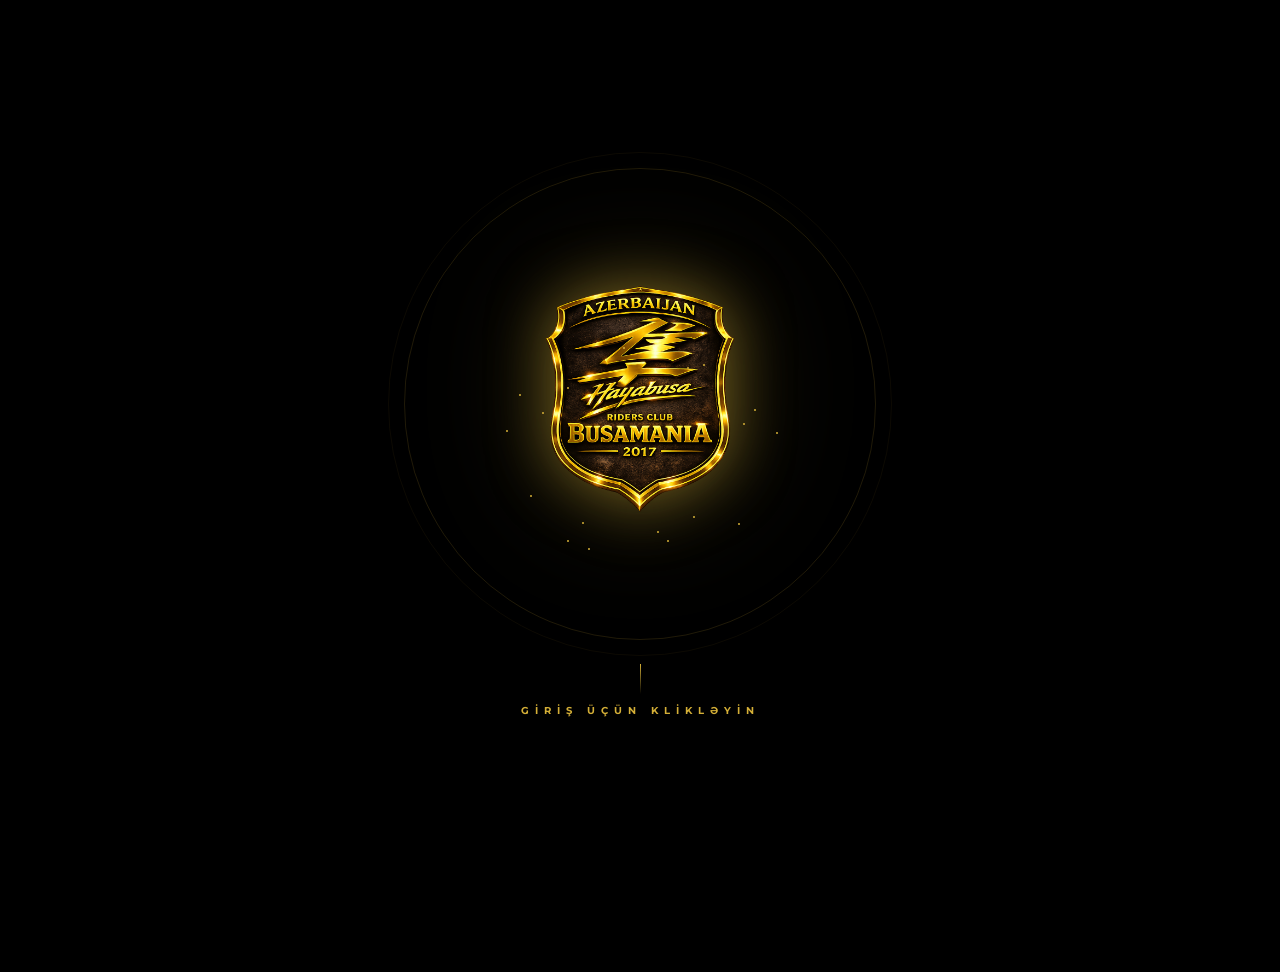
<file: test-splash.html>
<!DOCTYPE html>
<html lang="az">

<head>
    <meta charset="UTF-8">
    <meta name="viewport" content="width=device-width, initial-scale=1.0">
    <title>TEST — Splash Screen | Busamania RC</title>
    <link
        href="https://fonts.googleapis.com/css2?family=Montserrat:ital,wght@0,400;0,600;0,700;0,800;0,900;1,900&display=swap"
        rel="stylesheet">
    <style>
        *,
        *::before,
        *::after {
            margin: 0;
            padding: 0;
            box-sizing: border-box;
        }

        :root {
            --gold: #d4af37;
            --gold-light: #f5d76e;
            --black: #000000;
            --border: rgba(212, 175, 55, 0.25);
        }

        body {
            font-family: 'Montserrat', sans-serif;
            background: #000;
            color: #fff;
            overflow: hidden;
            /* no scroll while splash is active */
        }

        /* ═══════════════════════════════════════
           SPLASH SCREEN — fullscreen, centered logo
        ═══════════════════════════════════════ */
        #splash {
            position: fixed;
            inset: 0;
            z-index: 9999;
            background: #000;
            display: flex;
            flex-direction: column;
            align-items: center;
            justify-content: center;
            gap: 2.5rem;
            cursor: pointer;

            /* Fade in on load */
            opacity: 0;
            animation: splashFadeIn 0.8s ease forwards;
        }

        @keyframes splashFadeIn {
            to {
                opacity: 1;
            }
        }

        /* Transition class — fades out and scales up */
        #splash.leaving {
            animation: splashLeave 0.7s cubic-bezier(0.4, 0, 0.2, 1) forwards;
        }

        @keyframes splashLeave {
            0% {
                opacity: 1;
                transform: scale(1);
            }

            100% {
                opacity: 0;
                transform: scale(1.08);
            }
        }

        /* Outer glow ring */
        .splash-ring {
            position: relative;
            width: 440px;
            height: 440px;
            display: flex;
            align-items: center;
            justify-content: center;
        }

        /* Animated gold ring */
        .splash-ring::before {
            content: '';
            position: absolute;
            inset: -16px;
            border-radius: 50%;
            border: 1px solid rgba(212, 175, 55, 0.15);
            animation: ringPulse 2.5s ease-in-out infinite;
        }

        .splash-ring::after {
            content: '';
            position: absolute;
            inset: -32px;
            border-radius: 50%;
            border: 1px solid rgba(212, 175, 55, 0.06);
            animation: ringPulse 2.5s ease-in-out infinite 0.4s;
        }

        @keyframes ringPulse {

            0%,
            100% {
                transform: scale(1);
                opacity: 0.5;
            }

            50% {
                transform: scale(1.04);
                opacity: 1;
            }
        }

        /* Spinning Logo */
        .splash-logo-wrap {
            perspective: 900px;
            width: 420px;
            height: 420px;
        }

        .splash-spinner {
            width: 420px;
            height: 420px;
            position: relative;
            transform-style: preserve-3d;
            animation: spin3d 7s linear infinite;
        }

        @keyframes spin3d {
            from {
                transform: rotateY(0deg);
            }

            to {
                transform: rotateY(360deg);
            }
        }

        .splash-spinner img {
            position: absolute;
            inset: 0;
            width: 100%;
            height: 100%;
            object-fit: contain;
            backface-visibility: hidden;
            -webkit-backface-visibility: hidden;
            filter:
                drop-shadow(0 0 30px rgba(212, 175, 55, 0.5)) drop-shadow(0 0 60px rgba(212, 175, 55, 0.2));
        }

        .splash-spinner .back {
            transform: rotateY(180deg) translateZ(1px);
        }

        /* "Giriş" hint text */
        .splash-hint {
            display: flex;
            flex-direction: column;
            align-items: center;
            gap: 10px;
            animation: hintBlink 2s ease-in-out infinite;
        }

        @keyframes hintBlink {

            0%,
            100% {
                opacity: 0.4;
            }

            50% {
                opacity: 1;
            }
        }

        .splash-hint span {
            font-size: 0.65rem;
            font-weight: 700;
            letter-spacing: 6px;
            text-transform: uppercase;
            color: var(--gold);
        }

        .splash-hint .hint-line {
            width: 1px;
            height: 30px;
            background: linear-gradient(to bottom, var(--gold), transparent);
        }

        /* Gold particle sparks */
        .spark {
            position: absolute;
            width: 2px;
            height: 2px;
            border-radius: 50%;
            background: var(--gold);
            animation: sparkFloat var(--dur, 3s) ease-in-out infinite var(--delay, 0s);
            left: var(--x, 50%);
            top: var(--y, 50%);
        }

        @keyframes sparkFloat {
            0% {
                transform: translate(0, 0) scale(1);
                opacity: 0;
            }

            20% {
                opacity: 1;
            }

            100% {
                transform: translate(var(--tx, 0px), var(--ty, -80px)) scale(0);
                opacity: 0;
            }
        }

        /* ═══════════════════════════════════════
           MAIN CONTENT — hidden initially
        ═══════════════════════════════════════ */
        #main-content {
            opacity: 0;
            pointer-events: none;
            transition: opacity 0.6s ease 0.1s;
        }

        #main-content.visible {
            opacity: 1;
            pointer-events: all;
        }

        /* ── Minimal nav for demo ── */
        .site-header {
            width: 100%;
            position: sticky;
            top: 0;
            z-index: 1000;
        }

        .header-top {
            background: #000;
            border-bottom: 1px solid var(--border);
            padding: 0.9rem 2.5rem;
            display: grid;
            grid-template-columns: 1fr 1fr 1fr;
            align-items: center;
        }

        .header-logo-wrap {
            perspective: 600px;
            justify-self: start;
        }

        .header-logo-spinner {
            width: 52px;
            height: 52px;
            position: relative;
            transform-style: preserve-3d;
            animation: spin3d 7s linear infinite;
        }

        .header-logo-spinner img {
            position: absolute;
            width: 52px;
            height: 52px;
            object-fit: contain;
            backface-visibility: hidden;
            -webkit-backface-visibility: hidden;
        }

        .spinner-back {
            transform: rotateY(180deg) translateZ(1px);
        }

        .header-club-name {
            text-align: center;
            justify-self: center;
        }

        .header-club-name a {
            text-decoration: none;
            display: inline-block;
        }

        .header-club-name h2 {
            font-size: clamp(1.2rem, 2.5vw, 2.2rem);
            font-weight: 900;
            font-style: italic;
            letter-spacing: 4px;
            text-transform: uppercase;
            white-space: nowrap;
            background: linear-gradient(135deg, #b8860b, #d4af37, #fff8b0, #d4af37, #b8860b);
            -webkit-background-clip: text;
            background-clip: text;
            -webkit-text-fill-color: transparent;
            filter: drop-shadow(0 2px 8px rgba(212, 175, 55, 0.35));
        }

        .header-club-name .tagline {
            font-size: 0.55rem;
            letter-spacing: 3px;
            text-transform: uppercase;
            color: #666;
            font-weight: 600;
            margin-top: 4px;
            white-space: nowrap;
        }

        .lang-sw {
            justify-self: end;
        }

        .lang-sw button {
            background: transparent;
            border: 1px solid rgba(212, 175, 55, 0.5);
            border-radius: 4px;
            padding: 6px 14px;
            color: #fff;
            font-family: 'Montserrat', sans-serif;
            font-size: 0.72rem;
            font-weight: 700;
            letter-spacing: 2px;
            cursor: pointer;
        }

        .header-nav {
            background: #111;
            border-bottom: 2px solid var(--gold);
        }

        .header-nav ul {
            display: flex;
            list-style: none;
            justify-content: center;
            margin: 0;
            padding: 0;
        }

        .header-nav ul li a {
            display: block;
            padding: 0.9rem 1.4rem;
            font-size: 0.72rem;
            font-weight: 700;
            letter-spacing: 2px;
            text-transform: uppercase;
            color: #aaa;
            text-decoration: none;
            transition: color 0.25s;
        }

        .header-nav ul li a:hover,
        .header-nav ul li a.active {
            color: var(--gold);
        }

        /* Hero */
        .hero {
            min-height: 90vh;
            display: grid;
            grid-template-columns: 1fr 1fr;
            align-items: center;
            background: radial-gradient(ellipse at 60% 40%, #1a1200, #000 70%);
            padding: 0 5rem;
            overflow: hidden;
        }

        .hero-content {
            display: flex;
            flex-direction: column;
            gap: 1.4rem;
        }

        .hero-eyebrow {
            font-size: 0.7rem;
            letter-spacing: 5px;
            text-transform: uppercase;
            color: var(--gold);
            font-weight: 600;
        }

        .hero-title {
            font-size: clamp(2rem, 4.5vw, 4.5rem);
            font-weight: 900;
            font-style: italic;
            letter-spacing: 3px;
            text-transform: uppercase;
            line-height: 1;
        }

        .hero-title .gold {
            color: var(--gold);
        }

        .hero-subtitle {
            font-size: 0.9rem;
            letter-spacing: 4px;
            text-transform: uppercase;
            color: #666;
            font-weight: 600;
        }

        .hero-cta {
            display: flex;
            gap: 1rem;
            flex-wrap: wrap;
            margin-top: 0.5rem;
        }

        .btn {
            padding: 0.8rem 1.8rem;
            font-size: 0.75rem;
            font-weight: 700;
            letter-spacing: 2px;
            text-transform: uppercase;
            border-radius: 3px;
            border: 2px solid transparent;
            cursor: pointer;
            font-family: 'Montserrat', sans-serif;
            text-decoration: none;
            display: inline-block;
            transition: all 0.3s ease;
        }

        .btn-gold {
            background: var(--gold);
            color: #000;
            border-color: var(--gold);
        }

        .btn-gold:hover {
            background: var(--gold-light);
        }

        .btn-outline {
            background: transparent;
            color: white;
            border-color: rgba(255, 255, 255, 0.3);
        }

        .btn-outline:hover {
            border-color: var(--gold);
            color: var(--gold);
        }

        /* Hero big spinner */
        .hero-logo {
            display: flex;
            justify-content: center;
            align-items: center;
        }

        .hero-spinner-wrap {
            perspective: 1000px;
        }

        .hero-spinner {
            width: 320px;
            height: 320px;
            position: relative;
            transform-style: preserve-3d;
            animation: spin3d 7s linear infinite;
        }

        .hero-spinner img {
            position: absolute;
            inset: 0;
            width: 100%;
            height: 100%;
            object-fit: contain;
            backface-visibility: hidden;
            -webkit-backface-visibility: hidden;
            filter: drop-shadow(0 10px 30px rgba(0, 0, 0, 0.9)) drop-shadow(0 0 20px rgba(212, 175, 55, 0.2));
        }

        .hero-spinner .back {
            transform: rotateY(180deg) translateZ(1px);
        }

        /* Test banner */
        .test-banner {
            background: rgba(212, 175, 55, 0.1);
            border-bottom: 1px dashed var(--gold);
            text-align: center;
            padding: 8px;
            font-size: 0.72rem;
            letter-spacing: 2px;
            color: var(--gold);
            font-weight: 600;
        }
    </style>
</head>

<body>

    <!-- ═══ SPLASH SCREEN ═══ -->
    <div id="splash">
        <!-- Gold sparks (generated by JS) -->

        <div class="splash-ring">
            <div class="splash-logo-wrap">
                <div class="splash-spinner">
                    <img src="assets/logo.png" alt="Busamania RC">
                    <img src="assets/logo.png" alt="Busamania RC" class="back">
                </div>
            </div>
        </div>

        <div class="splash-hint">
            <div class="hint-line"></div>
            <span>Giriş üçün klikləyin</span>
        </div>
    </div>

    <!-- ═══ MAIN CONTENT (hidden until splash is clicked) ═══ -->
    <div id="main-content">

        <div class="test-banner">⚠️ TEST MÜHİTİ — Əsas kod toxunulmayıb</div>

        <header class="site-header">
            <div class="header-top">
                <div class="header-logo-wrap">
                    <div class="header-logo-spinner">
                        <img src="assets/logo.png" alt="Busamania RC">
                        <img src="assets/logo.png" alt="Busamania RC" class="spinner-back">
                    </div>
                </div>
                <div class="header-club-name">
                    <a href="#">
                        <h2>BUSAMANIA <span style="-webkit-text-fill-color:var(--gold)">RC</span></h2>
                        <p class="tagline">Azerbaijan Hayabusa Riders Club · Since 2017</p>
                    </a>
                </div>
                <div class="lang-sw">
                    <button>🌐 AZ ▾</button>
                </div>
            </div>

            <nav class="header-nav">
                <ul>
                    <li><a href="#" class="active">Ana Səhifə</a></li>
                    <li><a href="#">Haqqımızda</a></li>
                    <li><a href="#">Klub Üzvləri</a></li>
                    <li><a href="#">Hayabusa Generations</a></li>
                    <li><a href="#">Nizamnamə</a></li>
                    <li><a href="#">Qalereya</a></li>
                </ul>
            </nav>
        </header>

        <section class="hero">
            <div class="hero-content">
                <p class="hero-eyebrow">Azərbaycan · 2017-dən</p>
                <h1 class="hero-title">BUSAMANIA <span class="gold">RC</span></h1>
                <p class="hero-subtitle">Qardaşlıq. Sürət. Ehtiram.</p>
                <div class="hero-cta">
                    <a href="#" class="btn btn-gold">Klubu Kəşf Et</a>
                    <a href="#" class="btn btn-outline">Hayabusa Generations</a>
                </div>
            </div>
            <div class="hero-logo">
                <div class="hero-spinner-wrap">
                    <div class="hero-spinner">
                        <img src="assets/logo.png" alt="Logo">
                        <img src="assets/logo.png" alt="Logo" class="back">
                    </div>
                </div>
            </div>
        </section>

    </div><!-- /#main-content -->

    <script>
        const splash = document.getElementById('splash');
        const content = document.getElementById('main-content');

        // Generate random gold sparks around the logo
        for (let i = 0; i < 18; i++) {
            const s = document.createElement('div');
            s.className = 'spark';
            const angle = Math.random() * 360;
            const dist = 140 + Math.random() * 60;
            const x = 50 + dist * Math.cos(angle * Math.PI / 180) * 0.06;
            const y = 50 + dist * Math.sin(angle * Math.PI / 180) * 0.06;
            s.style.cssText = `
                --x: ${x}%;
                --y: ${y}%;
                --dur: ${2 + Math.random() * 2}s;
                --delay: ${Math.random() * 2}s;
                --tx: ${(Math.random() - 0.5) * 60}px;
                --ty: ${-40 - Math.random() * 60}px;
            `;
            splash.appendChild(s);
        }

        // Click splash → fade out, show main content
        splash.addEventListener('click', () => {
            splash.classList.add('leaving');

            // After fade-out animation ends, hide splash and show content
            splash.addEventListener('animationend', () => {
                splash.style.display = 'none';
                document.body.style.overflow = ''; // re-enable scrolling
                content.classList.add('visible');
            }, { once: true });
        });
    </script>
</body>

</html>
</file>
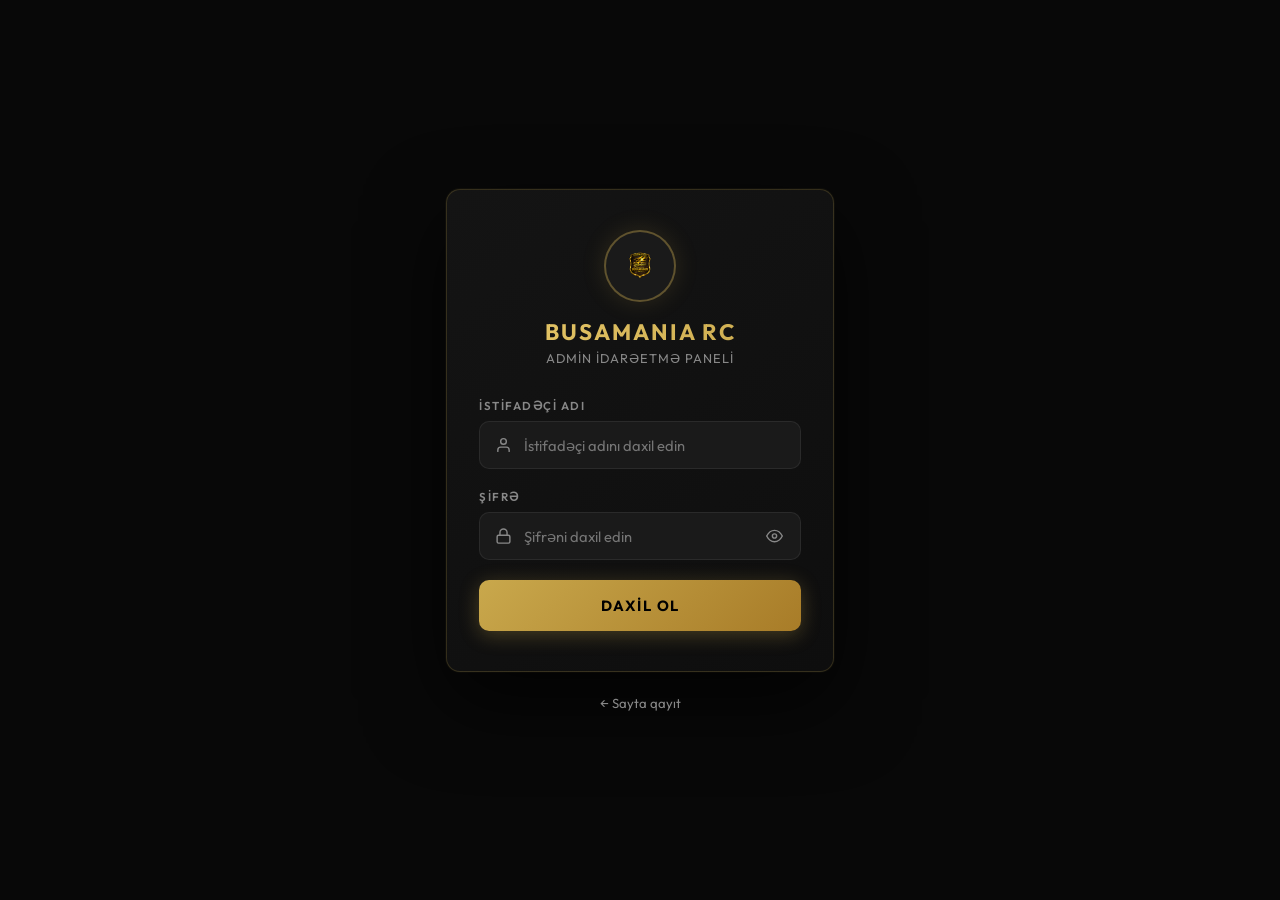
<file: admin/dashboard.html>
<!DOCTYPE html>
<html lang="az">

<head>
    <meta charset="UTF-8">
    <meta name="viewport" content="width=device-width, initial-scale=1.0">
    <title>Admin Panel — Busamania RC</title>
    <link rel="preconnect" href="https://fonts.googleapis.com">
    <link href="https://fonts.googleapis.com/css2?family=Outfit:wght@300;400;500;600;700;900&display=swap"
        rel="stylesheet">
    <style>
        *,
        *::before,
        *::after {
            box-sizing: border-box;
            margin: 0;
            padding: 0;
        }

        :root {
            --gold: #C9A84C;
            --gold-light: #E8C96A;
            --gold-dim: rgba(201, 168, 76, 0.12);
            --gold-border: rgba(201, 168, 76, 0.25);
            --bg: #0B0B0B;
            --bg2: #111111;
            --bg3: #181818;
            --bg4: #222222;
            --text: #E8E8E8;
            --text-dim: #888;
            --text-muted: #555;
            --error: #ff4d4d;
            --success: #4dff91;
            --warning: #ffb84d;
            --radius: 10px;
            --sidebar-w: 240px;
        }

        body {
            font-family: 'Outfit', sans-serif;
            background: var(--bg);
            color: var(--text);
            min-height: 100vh;
            display: flex;
        }

        /* ══════════════════════════════════════
           SIDEBAR
        ══════════════════════════════════════ */
        .sidebar {
            width: var(--sidebar-w);
            min-height: 100vh;
            background: var(--bg2);
            border-right: 1px solid var(--gold-border);
            display: flex;
            flex-direction: column;
            position: fixed;
            left: 0;
            top: 0;
            bottom: 0;
            z-index: 100;
            transition: transform 0.3s;
        }

        .sidebar-brand {
            padding: 1.5rem;
            border-bottom: 1px solid var(--gold-border);
            display: flex;
            align-items: center;
            gap: 0.75rem;
        }

        .sidebar-logo {
            width: 38px;
            height: 38px;
            border-radius: 50%;
            border: 1.5px solid var(--gold-border);
            object-fit: contain;
            flex-shrink: 0;
        }

        .sidebar-brand-text h2 {
            font-size: 0.85rem;
            font-weight: 700;
            letter-spacing: 1.5px;
            background: linear-gradient(135deg, var(--gold-light), var(--gold));
            -webkit-background-clip: text;
            -webkit-text-fill-color: transparent;
            background-clip: text;
        }

        .sidebar-brand-text p {
            font-size: 0.65rem;
            color: var(--text-muted);
            letter-spacing: 0.5px;
        }

        .sidebar-nav {
            flex: 1;
            padding: 1rem 0;
            overflow-y: auto;
        }

        .nav-section-label {
            font-size: 0.6rem;
            font-weight: 600;
            letter-spacing: 2px;
            text-transform: uppercase;
            color: var(--text-muted);
            padding: 0.75rem 1.25rem 0.25rem;
        }

        .nav-item {
            display: flex;
            align-items: center;
            gap: 0.75rem;
            padding: 0.7rem 1.25rem;
            cursor: pointer;
            color: var(--text-dim);
            font-size: 0.875rem;
            font-weight: 500;
            transition: background 0.2s, color 0.2s;
            border-left: 3px solid transparent;
            user-select: none;
        }

        .nav-item:hover {
            background: var(--gold-dim);
            color: var(--text);
        }

        .nav-item.active {
            background: var(--gold-dim);
            color: var(--gold);
            border-left-color: var(--gold);
        }

        .nav-item svg {
            width: 18px;
            height: 18px;
            flex-shrink: 0;
            stroke: currentColor;
            fill: none;
            stroke-width: 2;
            stroke-linecap: round;
        }

        .sidebar-footer {
            padding: 1rem 1.25rem;
            border-top: 1px solid var(--gold-border);
            display: flex;
            flex-direction: column;
            gap: 0.5rem;
        }

        .btn-site-link {
            display: flex;
            align-items: center;
            gap: 0.5rem;
            color: var(--text-dim);
            font-size: 0.8rem;
            text-decoration: none;
            padding: 0.5rem 0.75rem;
            border-radius: 6px;
            transition: background 0.2s, color 0.2s;
        }

        .btn-site-link:hover {
            background: var(--bg3);
            color: var(--gold);
        }

        .btn-site-link svg {
            width: 14px;
            height: 14px;
            stroke: currentColor;
            fill: none;
            stroke-width: 2;
            stroke-linecap: round;
        }

        .btn-logout {
            display: flex;
            align-items: center;
            gap: 0.5rem;
            background: none;
            border: 1px solid rgba(255, 77, 77, 0.2);
            color: #ff4d4d;
            font-family: inherit;
            font-size: 0.8rem;
            padding: 0.5rem 0.75rem;
            border-radius: 6px;
            cursor: pointer;
            width: 100%;
            transition: background 0.2s;
        }

        .btn-logout:hover {
            background: rgba(255, 77, 77, 0.08);
        }

        .btn-logout svg {
            width: 14px;
            height: 14px;
            stroke: currentColor;
            fill: none;
            stroke-width: 2;
            stroke-linecap: round;
        }

        /* ══════════════════════════════════════
           MAIN CONTENT
        ══════════════════════════════════════ */
        .main {
            margin-left: var(--sidebar-w);
            flex: 1;
            display: flex;
            flex-direction: column;
            min-height: 100vh;
        }

        .topbar {
            padding: 1rem 2rem;
            border-bottom: 1px solid rgba(255, 255, 255, 0.05);
            display: flex;
            align-items: center;
            justify-content: space-between;
            background: var(--bg2);
            position: sticky;
            top: 0;
            z-index: 50;
        }

        .topbar h1 {
            font-size: 1.1rem;
            font-weight: 600;
            color: var(--text);
        }

        .topbar-time {
            font-size: 0.78rem;
            color: var(--text-muted);
        }

        .content {
            padding: 2rem;
            flex: 1;
        }

        /* ══════════════════════════════════════
           PANELS
        ══════════════════════════════════════ */
        .panel {
            display: none;
        }

        .panel.active {
            display: block;
        }

        /* ── Overview cards ── */
        .overview-grid {
            display: grid;
            grid-template-columns: repeat(auto-fit, minmax(160px, 1fr));
            gap: 1rem;
            margin-bottom: 2rem;
        }

        .overview-card {
            background: var(--bg2);
            border: 1px solid var(--gold-border);
            border-radius: var(--radius);
            padding: 1.25rem;
            position: relative;
            overflow: hidden;
        }

        .overview-card::before {
            content: '';
            position: absolute;
            top: 0;
            left: 0;
            right: 0;
            height: 2px;
            background: linear-gradient(90deg, var(--gold), transparent);
        }

        .overview-card .ov-num {
            font-size: 2.2rem;
            font-weight: 700;
            color: var(--gold);
            line-height: 1;
        }

        .overview-card .ov-label {
            font-size: 0.78rem;
            color: var(--text-dim);
            margin-top: 0.25rem;
        }

        .overview-card .ov-icon {
            position: absolute;
            right: 1rem;
            top: 50%;
            transform: translateY(-50%);
            font-size: 1.8rem;
            opacity: 0.15;
        }

        /* ── Section cards ── */
        .section-card {
            background: var(--bg2);
            border: 1px solid var(--gold-border);
            border-radius: var(--radius);
            overflow: hidden;
            margin-bottom: 1.5rem;
        }

        .section-card-header {
            padding: 1rem 1.5rem;
            border-bottom: 1px solid rgba(255, 255, 255, 0.05);
            display: flex;
            align-items: center;
            justify-content: space-between;
        }

        .section-card-header h2 {
            font-size: 0.95rem;
            font-weight: 600;
            color: var(--gold);
        }

        .section-card-body {
            padding: 1.5rem;
        }

        /* ── Form elements ── */
        .form-row {
            display: grid;
            gap: 1rem;
            margin-bottom: 1rem;
        }

        .form-row.cols-2 {
            grid-template-columns: 1fr 1fr;
        }

        .form-row.cols-3 {
            grid-template-columns: 1fr 1fr 1fr;
        }

        .form-group {
            display: flex;
            flex-direction: column;
            gap: 0.4rem;
        }

        .form-group label {
            font-size: 0.72rem;
            font-weight: 600;
            letter-spacing: 1px;
            text-transform: uppercase;
            color: var(--text-dim);
        }

        .form-control {
            background: var(--bg3);
            border: 1.5px solid rgba(255, 255, 255, 0.07);
            border-radius: 8px;
            padding: 0.7rem 0.9rem;
            color: var(--text);
            font-family: inherit;
            font-size: 0.9rem;
            outline: none;
            transition: border-color 0.2s, box-shadow 0.2s;
            width: 100%;
        }

        .form-control:focus {
            border-color: var(--gold);
            box-shadow: 0 0 0 3px rgba(201, 168, 76, 0.1);
        }

        textarea.form-control {
            resize: vertical;
            min-height: 100px;
        }

        /* ── Image upload ── */
        .img-upload-area {
            border: 2px dashed rgba(201, 168, 76, 0.3);
            border-radius: 8px;
            padding: 1.25rem;
            text-align: center;
            cursor: pointer;
            transition: border-color 0.2s, background 0.2s;
            position: relative;
        }

        .img-upload-area:hover,
        .img-upload-area.drag-over {
            border-color: var(--gold);
            background: var(--gold-dim);
        }

        .img-upload-area input[type="file"] {
            position: absolute;
            inset: 0;
            opacity: 0;
            cursor: pointer;
            width: 100%;
            height: 100%;
        }

        .img-upload-area .upload-icon {
            font-size: 1.5rem;
            margin-bottom: 0.25rem;
        }

        .img-upload-area p {
            font-size: 0.8rem;
            color: var(--text-dim);
        }

        .img-upload-area .upload-or {
            font-size: 0.7rem;
            color: var(--text-muted);
            margin: 0.4rem 0;
        }

        .img-preview-wrap {
            margin-top: 0.75rem;
            position: relative;
            display: inline-block;
        }

        .img-preview {
            max-width: 120px;
            max-height: 80px;
            border-radius: 6px;
            border: 1px solid var(--gold-border);
            object-fit: cover;
        }

        /* ── Buttons ── */
        .btn {
            display: inline-flex;
            align-items: center;
            gap: 0.4rem;
            padding: 0.65rem 1.25rem;
            border-radius: 8px;
            font-family: inherit;
            font-size: 0.85rem;
            font-weight: 600;
            cursor: pointer;
            transition: all 0.2s;
            border: none;
            letter-spacing: 0.5px;
        }

        .btn svg {
            width: 15px;
            height: 15px;
            stroke: currentColor;
            fill: none;
            stroke-width: 2;
            stroke-linecap: round;
        }

        .btn-gold {
            background: linear-gradient(135deg, var(--gold), #a87c28);
            color: #000;
            box-shadow: 0 2px 12px rgba(201, 168, 76, 0.25);
        }

        .btn-gold:hover {
            transform: translateY(-1px);
            box-shadow: 0 4px 20px rgba(201, 168, 76, 0.35);
        }

        .btn-outline {
            background: transparent;
            border: 1.5px solid var(--gold-border);
            color: var(--gold);
        }

        .btn-outline:hover {
            background: var(--gold-dim);
            border-color: var(--gold);
        }

        .btn-danger {
            background: rgba(255, 77, 77, 0.1);
            border: 1px solid rgba(255, 77, 77, 0.2);
            color: #ff4d4d;
        }

        .btn-danger:hover {
            background: rgba(255, 77, 77, 0.2);
        }

        .btn-sm {
            padding: 0.4rem 0.8rem;
            font-size: 0.78rem;
        }

        .btn-icon {
            padding: 0.4rem;
            border-radius: 6px;
        }

        /* ── List items ── */
        .list-items {
            display: flex;
            flex-direction: column;
            gap: 0.5rem;
            margin-top: 1rem;
        }

        .list-item {
            background: var(--bg3);
            border: 1px solid rgba(255, 255, 255, 0.05);
            border-radius: 8px;
            padding: 0.75rem 1rem;
            display: flex;
            align-items: center;
            gap: 0.75rem;
        }

        .list-item-thumb {
            width: 48px;
            height: 48px;
            border-radius: 6px;
            object-fit: cover;
            border: 1px solid var(--gold-border);
            flex-shrink: 0;
        }

        .list-item-thumb-placeholder {
            width: 48px;
            height: 48px;
            border-radius: 6px;
            background: var(--bg4);
            border: 1px solid rgba(255, 255, 255, 0.05);
            display: flex;
            align-items: center;
            justify-content: center;
            font-size: 1.2rem;
            flex-shrink: 0;
        }

        .list-item-info {
            flex: 1;
            min-width: 0;
        }

        .list-item-name {
            font-size: 0.88rem;
            font-weight: 600;
            color: var(--text);
            white-space: nowrap;
            overflow: hidden;
            text-overflow: ellipsis;
        }

        .list-item-sub {
            font-size: 0.75rem;
            color: var(--text-dim);
            white-space: nowrap;
            overflow: hidden;
            text-overflow: ellipsis;
        }

        .list-item-actions {
            display: flex;
            gap: 0.4rem;
            flex-shrink: 0;
        }

        .badge {
            display: inline-block;
            padding: 0.2rem 0.6rem;
            border-radius: 20px;
            font-size: 0.68rem;
            font-weight: 600;
            letter-spacing: 0.5px;
            background: var(--gold-dim);
            color: var(--gold);
            border: 1px solid var(--gold-border);
        }

        /* ── Member drag handle ── */
        .drag-handle {
            cursor: grab;
            color: var(--text-muted);
            padding: 0 0.25rem;
            font-size: 1.1rem;
            user-select: none;
        }

        .drag-handle:active {
            cursor: grabbing;
        }

        .list-item.dragging {
            opacity: 0.4;
            background: var(--gold-dim);
        }

        .list-item.drag-over-top {
            border-top: 2px solid var(--gold);
        }

        .list-item.drag-over-bottom {
            border-bottom: 2px solid var(--gold);
        }

        /* ── Divider ── */
        .divider {
            border: none;
            border-top: 1px solid rgba(255, 255, 255, 0.06);
            margin: 1.25rem 0;
        }

        /* ── Gallery grid preview ── */
        .gallery-preview-grid {
            display: grid;
            grid-template-columns: repeat(auto-fill, minmax(120px, 1fr));
            gap: 0.75rem;
            margin-top: 1rem;
        }

        .gallery-preview-item {
            position: relative;
            border-radius: 8px;
            overflow: hidden;
            aspect-ratio: 4/3;
            border: 1px solid var(--gold-border);
        }

        .gallery-preview-item img {
            width: 100%;
            height: 100%;
            object-fit: cover;
            display: block;
        }

        .gallery-preview-item .gal-overlay {
            position: absolute;
            inset: 0;
            background: rgba(0, 0, 0, 0.6);
            display: flex;
            align-items: center;
            justify-content: center;
            gap: 0.4rem;
            opacity: 0;
            transition: opacity 0.2s;
        }

        .gallery-preview-item:hover .gal-overlay {
            opacity: 1;
        }

        .gallery-preview-item .gal-caption {
            position: absolute;
            bottom: 0;
            left: 0;
            right: 0;
            padding: 0.3rem 0.5rem;
            font-size: 0.68rem;
            color: #fff;
            background: linear-gradient(transparent, rgba(0, 0, 0, 0.8));
            white-space: nowrap;
            overflow: hidden;
            text-overflow: ellipsis;
        }

        /* ── Toast ── */
        #toast-container {
            position: fixed;
            bottom: 2rem;
            right: 2rem;
            z-index: 9999;
            display: flex;
            flex-direction: column;
            gap: 0.5rem;
            pointer-events: none;
        }

        .toast {
            display: flex;
            align-items: center;
            gap: 0.6rem;
            padding: 0.8rem 1.2rem;
            border-radius: 10px;
            font-size: 0.85rem;
            font-weight: 500;
            backdrop-filter: blur(12px);
            pointer-events: all;
            animation: toastIn 0.4s cubic-bezier(0.16, 1, 0.3, 1) both;
            max-width: 320px;
        }

        .toast.success {
            background: rgba(20, 40, 30, 0.95);
            border: 1px solid rgba(77, 255, 145, 0.3);
            color: var(--success);
        }

        .toast.error {
            background: rgba(40, 15, 15, 0.95);
            border: 1px solid rgba(255, 77, 77, 0.3);
            color: var(--error);
        }

        .toast.info {
            background: rgba(20, 20, 40, 0.95);
            border: 1px solid var(--gold-border);
            color: var(--gold);
        }

        @keyframes toastIn {
            from {
                opacity: 0;
                transform: translateX(30px) scale(0.9);
            }

            to {
                opacity: 1;
                transform: translateX(0) scale(1);
            }
        }

        @keyframes toastOut {
            to {
                opacity: 0;
                transform: translateX(30px) scale(0.9);
            }
        }

        /* ── Modal ── */
        .modal-backdrop {
            display: none;
            position: fixed;
            inset: 0;
            background: rgba(0, 0, 0, 0.75);
            backdrop-filter: blur(4px);
            z-index: 500;
            align-items: center;
            justify-content: center;
        }

        .modal-backdrop.open {
            display: flex;
        }

        .modal {
            background: var(--bg2);
            border: 1px solid var(--gold-border);
            border-radius: 16px;
            padding: 2rem;
            max-width: 520px;
            width: 90%;
            position: relative;
            animation: modalIn 0.3s cubic-bezier(0.16, 1, 0.3, 1) both;
            max-height: 85vh;
            overflow-y: auto;
        }

        @keyframes modalIn {
            from {
                opacity: 0;
                transform: scale(0.9) translateY(20px);
            }

            to {
                opacity: 1;
                transform: scale(1) translateY(0);
            }
        }

        .modal h3 {
            font-size: 1.1rem;
            font-weight: 700;
            margin-bottom: 1.25rem;
            color: var(--gold);
        }

        .modal-close {
            position: absolute;
            top: 1rem;
            right: 1rem;
            background: none;
            border: none;
            color: var(--text-dim);
            cursor: pointer;
            padding: 4px;
            border-radius: 6px;
            transition: color 0.2s, background 0.2s;
        }

        .modal-close:hover {
            color: var(--text);
            background: var(--bg3);
        }

        .modal-close svg {
            width: 18px;
            height: 18px;
            stroke: currentColor;
            fill: none;
            stroke-width: 2;
            stroke-linecap: round;
        }

        .modal-actions {
            display: flex;
            gap: 0.75rem;
            margin-top: 1.5rem;
            justify-content: flex-end;
        }

        /* ── Responsive ── */
        .menu-toggle {
            display: none;
            background: none;
            border: none;
            color: var(--text);
            cursor: pointer;
            padding: 4px;
        }

        .menu-toggle svg {
            width: 22px;
            height: 22px;
            stroke: currentColor;
            fill: none;
            stroke-width: 2;
            stroke-linecap: round;
        }

        @media (max-width: 768px) {
            .sidebar {
                transform: translateX(-100%);
            }

            .sidebar.open {
                transform: translateX(0);
            }

            .main {
                margin-left: 0;
            }

            .menu-toggle {
                display: flex;
            }

            .form-row.cols-2,
            .form-row.cols-3 {
                grid-template-columns: 1fr;
            }

            .content {
                padding: 1rem;
            }
        }
    </style>
</head>

<body>

    <!-- ═══ SIDEBAR ═══ -->
    <aside class="sidebar" id="sidebar">
        <div class="sidebar-brand">
            <img src="../assets/logo.png" alt="Busamania RC" class="sidebar-logo" onerror="this.style.display='none'">
            <div class="sidebar-brand-text">
                <h2>BUSAMANIA RC</h2>
                <p>Admin Panel</p>
            </div>
        </div>

        <nav class="sidebar-nav">
            <div class="nav-section-label">Məzmun</div>
            <div class="nav-item active" data-panel="overview">
                <svg viewBox="0 0 24 24">
                    <rect x="3" y="3" width="7" height="7" rx="1" />
                    <rect x="14" y="3" width="7" height="7" rx="1" />
                    <rect x="3" y="14" width="7" height="7" rx="1" />
                    <rect x="14" y="14" width="7" height="7" rx="1" />
                </svg>
                Ümumi Baxış
            </div>
            <div class="nav-item" data-panel="about">
                <svg viewBox="0 0 24 24">
                    <circle cx="12" cy="12" r="10" />
                    <line x1="12" y1="8" x2="12" y2="12" />
                    <line x1="12" y1="16" x2="12.01" y2="16" />
                </svg>
                Haqqımızda
            </div>
            <div class="nav-item" data-panel="members">
                <svg viewBox="0 0 24 24">
                    <path d="M17 21v-2a4 4 0 0 0-4-4H5a4 4 0 0 0-4 4v2" />
                    <circle cx="9" cy="7" r="4" />
                    <path d="M23 21v-2a4 4 0 0 0-3-3.87" />
                    <path d="M16 3.13a4 4 0 0 1 0 7.75" />
                </svg>
                Klub Strukturu
            </div>
            <div class="nav-item" data-panel="gallery">
                <svg viewBox="0 0 24 24">
                    <rect x="3" y="3" width="18" height="18" rx="2" />
                    <circle cx="8.5" cy="8.5" r="1.5" />
                    <polyline points="21 15 16 10 5 21" />
                </svg>
                Qalereya
            </div>
            <div class="nav-item" data-panel="charter">
                <svg viewBox="0 0 24 24">
                    <path d="M14 2H6a2 2 0 0 0-2 2v16a2 2 0 0 0 2 2h12a2 2 0 0 0 2-2V8z" />
                    <polyline points="14 2 14 8 20 8" />
                    <line x1="16" y1="13" x2="8" y2="13" />
                    <line x1="16" y1="17" x2="8" y2="17" />
                    <polyline points="10 9 9 9 8 9" />
                </svg>
                Nizamnamə
            </div>


            <div class="nav-section-label" style="margin-top:1rem;">Sistem</div>
            <div class="nav-item" data-panel="settings">
                <svg viewBox="0 0 24 24">
                    <circle cx="12" cy="12" r="3" />
                    <path
                        d="M19.4 15a1.65 1.65 0 0 0 .33 1.82l.06.06a2 2 0 0 1-2.83 2.83l-.06-.06a1.65 1.65 0 0 0-1.82-.33 1.65 1.65 0 0 0-1 1.51V21a2 2 0 0 1-4 0v-.09A1.65 1.65 0 0 0 9 19.4a1.65 1.65 0 0 0-1.82.33l-.06.06a2 2 0 0 1-2.83-2.83l.06-.06A1.65 1.65 0 0 0 4.68 15a1.65 1.65 0 0 0-1.51-1H3a2 2 0 0 1 0-4h.09A1.65 1.65 0 0 0 4.6 9a1.65 1.65 0 0 0-.33-1.82l-.06-.06a2 2 0 0 1 2.83-2.83l.06.06A1.65 1.65 0 0 0 9 4.68a1.65 1.65 0 0 0 1-1.51V3a2 2 0 0 1 4 0v.09a1.65 1.65 0 0 0 1 1.51 1.65 1.65 0 0 0 1.82-.33l.06-.06a2 2 0 0 1 2.83 2.83l-.06.06A1.65 1.65 0 0 0 19.4 9a1.65 1.65 0 0 0 1.51 1H21a2 2 0 0 1 0 4h-.09a1.65 1.65 0 0 0-1.51 1z" />
                </svg>
                Parametrlər
            </div>
        </nav>

        <div class="sidebar-footer">
            <a href="../index.html" class="btn-site-link">
                <svg viewBox="0 0 24 24">
                    <path d="M18 13v6a2 2 0 0 1-2 2H5a2 2 0 0 1-2-2V8a2 2 0 0 1 2-2h6" />
                    <polyline points="15 3 21 3 21 9" />
                    <line x1="10" y1="14" x2="21" y2="3" />
                </svg>
                Sayta Bax
            </a>
            <button class="btn-logout" id="logout-btn">
                <svg viewBox="0 0 24 24">
                    <path d="M9 21H5a2 2 0 0 1-2-2V5a2 2 0 0 1 2-2h4" />
                    <polyline points="16 17 21 12 16 7" />
                    <line x1="21" y1="12" x2="9" y2="12" />
                </svg>
                Çıxış
            </button>
        </div>
    </aside>

    <!-- ═══ MAIN ═══ -->
    <div class="main">
        <div class="topbar">
            <div style="display:flex;align-items:center;gap:0.75rem;">
                <button class="menu-toggle" id="menu-toggle">
                    <svg viewBox="0 0 24 24">
                        <line x1="3" y1="12" x2="21" y2="12" />
                        <line x1="3" y1="6" x2="21" y2="6" />
                        <line x1="3" y1="18" x2="21" y2="18" />
                    </svg>
                </button>
                <h1 id="topbar-title">Ümumi Baxış</h1>
            </div>
            <div style="display:flex;align-items:center;gap:1.25rem;">
                <div style="display:flex;align-items:center;gap:0.5rem;cursor:pointer;" onclick="DeployManager.deploy()"
                    title="Manual deploy">
                    <span id="deploy-dot"
                        style="width:8px;height:8px;border-radius:50%;background:var(--text-muted);display:inline-block;transition:all 0.3s;"></span>
                    <span id="deploy-status" style="font-size:0.75rem;color:var(--text-dim);">Hazır</span>
                </div>
                <div class="topbar-time" id="topbar-time"></div>
            </div>
        </div>

        <div class="content">

            <!-- ══ OVERVIEW PANEL ══ -->
            <div id="panel-overview" class="panel active">
                <div class="overview-grid">
                    <div class="overview-card">
                        <div class="ov-num" id="ov-members">0</div>
                        <div class="ov-label">Üzv</div>
                        <div class="ov-icon">👥</div>
                    </div>
                    <div class="overview-card">
                        <div class="ov-num" id="ov-gallery">0</div>
                        <div class="ov-label">Qalereya Şəkli</div>
                        <div class="ov-icon">🖼️</div>
                    </div>
                    <div class="overview-card">
                        <div class="ov-num" id="ov-charter">0</div>
                        <div class="ov-label">Nizamnamə Qaydası</div>
                        <div class="ov-icon">📜</div>
                    </div>
                    <div class="overview-card">
                        <div class="ov-num" id="ov-year">2017</div>
                        <div class="ov-label">Quruluş İli</div>
                        <div class="ov-icon">🏍️</div>
                    </div>
                </div>
                <div class="section-card">
                    <div class="section-card-header">
                        <h2>Xoş Gəldiniz</h2>
                    </div>
                    <div class="section-card-body">
                        <p style="color:var(--text-dim);font-size:0.9rem;line-height:1.7;">
                            Busamania RC Admin Panelinə xoş gəldiniz. Sol menudən bölməni seçərək sayt məzmununu idarə
                            edə bilərsiniz.
                            Bütün dəyişikliklər avtomatik olaraq sayta tətbiq olunur.
                        </p>
                    </div>
                </div>
            </div>

            <!-- ══ ABOUT PANEL ══ -->
            <div id="panel-about" class="panel">
                <div class="section-card">
                    <div class="section-card-header">
                        <h2>📄 Haqqımızda Məzmunu</h2>
                    </div>
                    <div class="section-card-body">
                        <div class="form-group" style="margin-bottom:1rem;">
                            <label>Giriş Mətni</label>
                            <textarea class="form-control" id="about-intro" rows="4"
                                placeholder="Klub haqqında giriş mətni..."></textarea>
                        </div>
                        <div class="form-row cols-2">
                            <div class="form-group">
                                <label>Missiyamız</label>
                                <textarea class="form-control" id="about-mission" rows="5"
                                    placeholder="Klub missionu..."></textarea>
                            </div>
                            <div class="form-group">
                                <label>Vizyonumuz</label>
                                <textarea class="form-control" id="about-vision" rows="5"
                                    placeholder="Klub vizyonu..."></textarea>
                            </div>
                        </div>
                        <button class="btn btn-gold" id="save-about">
                            <svg viewBox="0 0 24 24">
                                <path d="M19 21H5a2 2 0 0 1-2-2V5a2 2 0 0 1 2-2h11l5 5v11a2 2 0 0 1-2 2z" />
                                <polyline points="17 21 17 13 7 13 7 21" />
                                <polyline points="7 3 7 8 15 8" />
                            </svg>
                            Yadda Saxla
                        </button>
                    </div>
                </div>
            </div>

            <!-- ══ MEMBERS PANEL ══ -->
            <div id="panel-members" class="panel">
                <div class="section-card">
                    <div class="section-card-header">
                        <h2>➕ Klub Strukturu — Üzv Əlavə Et</h2>
                    </div>
                    <div class="section-card-body">
                        <div class="form-row cols-2">
                            <div class="form-group">
                                <label>Ad Soyad *</label>
                                <input type="text" class="form-control" id="mem-name" placeholder="Üzvün adı">
                            </div>
                            <div class="form-group">
                                <label>Vəzifə *</label>
                                <select class="form-control" id="mem-role">
                                    <option value="President">🏆 President</option>
                                    <option value="Vitse-President">🥈 Vitse-President</option>
                                    <option value="Katib">📋 Katib</option>
                                    <option value="Xəzinədar">💰 Xəzinədar</option>
                                    <option value="Mexanik">🔧 Mexanik</option>
                                    <option value="Üzv" selected>🏍️ Üzv</option>
                                </select>
                            </div>
                        </div>
                        <div class="form-row cols-2">
                            <div class="form-group">
                                <label>Motosiklet</label>
                                <input type="text" class="form-control" id="mem-bike" placeholder="Hayabusa Gen 3">
                            </div>
                            <div class="form-group">
                                <label>Bio / Qeyd</label>
                                <input type="text" class="form-control" id="mem-bio" placeholder="Qısa məlumat...">
                            </div>
                        </div>
                        <div class="form-group" style="margin-bottom:0.75rem;">
                            <label>Şəkil URL</label>
                            <input type="text" class="form-control" id="mem-img-url"
                                placeholder="https://... (ixtiyari)">
                        </div>
                        <div class="form-group" style="margin-bottom:1rem;">
                            <label>Şəkil Yüklə</label>
                            <div class="img-upload-area" id="mem-upload-area">
                                <input type="file" id="mem-img-file" accept="image/*">
                                <div class="upload-icon">📤</div>
                                <p>Şəkli buraya sürükləyin</p>
                                <div class="upload-or">— və ya —</div>
                                <p style="color:var(--gold);font-size:0.78rem;">Faylı seçin</p>
                            </div>
                            <div id="mem-preview-wrap" class="img-preview-wrap" style="display:none;">
                                <img id="mem-img-preview" class="img-preview" src="" alt="Önizləmə">
                            </div>
                        </div>
                        <button class="btn btn-gold" id="add-member">
                            <svg viewBox="0 0 24 24">
                                <line x1="12" y1="5" x2="12" y2="19" />
                                <line x1="5" y1="12" x2="19" y2="12" />
                            </svg>
                            Üzv Əlavə Et
                        </button>
                    </div>
                </div>

                <div class="section-card">
                    <div class="section-card-header">
                        <h2>👥 Mövcud Üzvlər</h2>
                        <span style="font-size:0.75rem;color:var(--text-dim);">Sıralamaq üçün sürükləyin</span>
                    </div>
                    <div class="section-card-body">
                        <div class="list-items" id="members-list"></div>
                    </div>
                </div>
            </div>

            <!-- ══ GALLERY PANEL ══ -->
            <div id="panel-gallery" class="panel">
                <div class="section-card">
                    <div class="section-card-header">
                        <h2>➕ Şəkil Əlavə Et</h2>
                    </div>
                    <div class="section-card-body">
                        <div class="form-row cols-2">
                            <div class="form-group">
                                <label>URL ilə əlavə et</label>
                                <input type="text" class="form-control" id="gal-url" placeholder="https://...">
                            </div>
                            <div class="form-group">
                                <label>Başlıq (ixtiyari)</label>
                                <input type="text" class="form-control" id="gal-caption"
                                    placeholder="Şəklin başlığı...">
                            </div>
                        </div>
                        <div class="form-group" style="margin-bottom:1rem;">
                            <label>və ya Fayl Yüklə</label>
                            <div class="img-upload-area" id="gal-upload-area">
                                <input type="file" id="gal-img-file" accept="image/*" multiple>
                                <div class="upload-icon">📷</div>
                                <p>Bir neçə şəkil seçə bilərsiniz</p>
                                <div class="upload-or">— faylı seçin —</div>
                            </div>
                        </div>
                        <button class="btn btn-gold" id="add-gallery">
                            <svg viewBox="0 0 24 24">
                                <line x1="12" y1="5" x2="12" y2="19" />
                                <line x1="5" y1="12" x2="19" y2="12" />
                            </svg>
                            Şəkil Əlavə Et
                        </button>
                    </div>
                </div>

                <div class="section-card">
                    <div class="section-card-header">
                        <h2>🖼️ Qalereya (<span id="gallery-count">0</span>)</h2>
                    </div>
                    <div class="section-card-body">
                        <div class="gallery-preview-grid" id="gallery-grid"></div>
                    </div>
                </div>
            </div>

            <!-- ══ CHARTER PANEL ══ -->
            <div id="panel-charter" class="panel">
                <div class="section-card">
                    <div class="section-card-header">
                        <h2>➕ Yeni Qayda Əlavə Et</h2>
                    </div>
                    <div class="section-card-body">
                        <div class="form-group" style="margin-bottom:0.75rem;">
                            <label>Başlıq *</label>
                            <input type="text" class="form-control" id="charter-title"
                                placeholder="Məs: Maddə 1: Hörmət və Qardaşlıq">
                        </div>
                        <div class="form-group" style="margin-bottom:1rem;">
                            <label>Məzmun *</label>
                            <textarea class="form-control" id="charter-content" rows="4"
                                placeholder="Qaydanın ətraflı izahı..."></textarea>
                        </div>
                        <button class="btn btn-gold" id="add-charter">
                            <svg viewBox="0 0 24 24">
                                <line x1="12" y1="5" x2="12" y2="19" />
                                <line x1="5" y1="12" x2="19" y2="12" />
                            </svg>
                            Qayda Əlavə Et
                        </button>
                    </div>
                </div>
                <div class="section-card">
                    <div class="section-card-header">
                        <h2>📜 Mövcud Qaydalar</h2>
                    </div>
                    <div class="section-card-body">
                        <div class="list-items" id="charter-list"></div>
                    </div>
                </div>
            </div>



            <!-- ══ SETTINGS PANEL ══ -->
            <div id="panel-settings" class="panel">
                <div class="section-card">
                    <div class="section-card-header">
                        <h2>🔒 Şifrəni Dəyiş</h2>
                    </div>
                    <div class="section-card-body">
                        <div class="form-group" style="margin-bottom:0.75rem;">
                            <label>Mövcud Şifrə</label>
                            <input type="password" class="form-control" id="pw-current"
                                placeholder="Mövcud şifrəni daxil edin">
                        </div>
                        <div class="form-row cols-2">
                            <div class="form-group">
                                <label>Yeni Şifrə</label>
                                <input type="password" class="form-control" id="pw-new"
                                    placeholder="Yeni şifrə (min 6 simvol)">
                            </div>
                            <div class="form-group">
                                <label>Yeni Şifrəni Təsdiqlə</label>
                                <input type="password" class="form-control" id="pw-confirm"
                                    placeholder="Yenidən daxil edin">
                            </div>
                        </div>
                        <button class="btn btn-gold" id="change-pw">
                            <svg viewBox="0 0 24 24">
                                <rect x="3" y="11" width="18" height="11" rx="2" />
                                <path d="M7 11V7a5 5 0 0 1 10 0v4" />
                            </svg>
                            Şifrəni Yenilə
                        </button>
                    </div>
                </div>
                <div class="section-card">
                    <div class="section-card-header">
                        <h2>👥 İstifadəçilər</h2>
                    </div>
                    <div class="section-card-body">
                        <!-- Add new user form -->
                        <div class="form-row cols-3" style="margin-bottom:1rem;">
                            <div class="form-group">
                                <label>İstifadəçi adı *</label>
                                <input type="text" class="form-control" id="new-user-name" placeholder="məs: moderator">
                            </div>
                            <div class="form-group">
                                <label>Şifrə *</label>
                                <input type="password" class="form-control" id="new-user-pw"
                                    placeholder="Min. 6 simvol">
                            </div>
                            <div class="form-group">
                                <label>Rol</label>
                                <select class="form-control" id="new-user-role">
                                    <option value="admin">Admin</option>
                                    <option value="moderator">Moderator</option>
                                </select>
                            </div>
                        </div>
                        <button class="btn btn-gold" id="add-user" style="margin-bottom:1.5rem;">
                            <svg viewBox="0 0 24 24">
                                <path d="M16 21v-2a4 4 0 0 0-4-4H5a4 4 0 0 0-4 4v2" />
                                <circle cx="8.5" cy="7" r="4" />
                                <line x1="20" y1="8" x2="20" y2="14" />
                                <line x1="23" y1="11" x2="17" y2="11" />
                            </svg>
                            İstifadəçi Əlavə Et
                        </button>
                        <!-- Users list -->
                        <div id="users-list"></div>
                    </div>
                </div>
                <div class="section-card">
                    <div class="section-card-header">
                        <h2>🗑️ Məlumatları Sıfırla</h2>
                    </div>
                    <div class="section-card-body">
                        <p style="color:var(--text-dim);font-size:0.85rem;margin-bottom:1rem;">Diqqət: Bu əməliyyat
                            bütün məzmun dəyişikliklərini geri qaytararaq default məlumatlara keçid edəcək.</p>
                        <button class="btn btn-danger" id="reset-data">
                            <svg viewBox="0 0 24 24">
                                <polyline points="1 4 1 10 7 10" />
                                <path d="M3.51 15a9 9 0 1 0 .49-3.51" />
                            </svg>
                            Bütün Məlumatları Sıfırla
                        </button>
                    </div>
                </div>
            </div>
            <div class="section-card">
                <div class="section-card-header">
                    <h2>🚀 Deploy (GitHub → Netlify)</h2>
                </div>
                <div class="section-card-body">
                    <p style="color:var(--text-dim);font-size:0.85rem;margin-bottom:1rem;line-height:1.7;">
                        Admin paneldə dəyişiklik etdikdə məlumatlar avtomatik olaraq GitHub-a göndərilir və Netlify
                        yenidən deploy olunur. Ayarlar Netlify environment variable-lardan oxunur.
                    </p>
                    <div style="display:flex;gap:0.75rem;align-items:center;margin-bottom:1rem;">
                        <button class="btn btn-gold" onclick="DeployManager.deploy()">
                            <svg viewBox="0 0 24 24">
                                <polyline points="1 4 1 10 7 10" />
                                <path d="M3.51 15a9 9 0 1 0 .49-3.51" />
                            </svg>
                            İndi Deploy Et
                        </button>
                    </div>
                    <p style="font-size:0.72rem;color:var(--text-muted);">Son deploy: <span
                            id="last-deploy-time">bilinmir</span></p>
                </div>
            </div>


        </div><!-- /content -->
    </div><!-- /main -->

    <!-- ══ MEMBER EDIT MODAL ══ -->
    <div class="modal-backdrop" id="edit-member-modal">
        <div class="modal">
            <button class="modal-close" id="close-edit-member">
                <svg viewBox="0 0 24 24">
                    <line x1="18" y1="6" x2="6" y2="18" />
                    <line x1="6" y1="6" x2="18" y2="18" />
                </svg>
            </button>
            <h3>✏️ Üzvü Redaktə Et</h3>
            <input type="hidden" id="edit-mem-index">
            <div class="form-row cols-2" style="margin-bottom:0;">
                <div class="form-group"><label>Ad Soyad</label><input type="text" class="form-control"
                        id="edit-mem-name"></div>
                <div class="form-group"><label>Vəzifə</label>
                    <select class="form-control" id="edit-mem-role">
                        <option value="President">🏆 President</option>
                        <option value="Vitse-President">🥈 Vitse-President</option>
                        <option value="Katib">📋 Katib</option>
                        <option value="Xəzinədar">💰 Xəzinədar</option>
                        <option value="Mexanik">🔧 Mexanik</option>
                        <option value="Üzv">🏍️ Üzv</option>
                    </select>
                </div>
            </div>
            <div class="form-row cols-2">
                <div class="form-group"><label>Motosiklet</label><input type="text" class="form-control"
                        id="edit-mem-bike"></div>
                <div class="form-group"><label>Bio</label><input type="text" class="form-control" id="edit-mem-bio">
                </div>
            </div>
            <div class="form-group" style="margin-bottom:0.5rem;"><label>Şəkil URL</label><input type="text"
                    class="form-control" id="edit-mem-img-url"></div>
            <div class="form-group">
                <label>Şəkil Yüklə</label>
                <div class="img-upload-area">
                    <input type="file" id="edit-mem-img-file" accept="image/*">
                    <div class="upload-icon">📤</div>
                    <p style="font-size:0.78rem;">Yeni şəkil seçin</p>
                </div>
                <div id="edit-mem-preview-wrap" style="display:none;margin-top:0.5rem;">
                    <img id="edit-mem-img-preview" class="img-preview" src="" alt="">
                </div>
            </div>
            <div class="modal-actions">
                <button class="btn btn-outline" id="cancel-edit-member">Ləğv et</button>
                <button class="btn btn-gold" id="save-edit-member">Yadda Saxla</button>
            </div>
        </div>
    </div>

    <!-- ══ CONFIRM MODAL ══ -->
    <div class="modal-backdrop" id="confirm-modal">
        <div class="modal" style="max-width:380px;">
            <h3 id="confirm-title">Silmək istəyirsiniz?</h3>
            <p id="confirm-msg" style="color:var(--text-dim);font-size:0.875rem;line-height:1.6;"></p>
            <div class="modal-actions">
                <button class="btn btn-outline" id="confirm-cancel">Ləğv et</button>
                <button class="btn btn-danger" id="confirm-ok">Sil</button>
            </div>
        </div>
    </div>

    <!-- ══ TOAST CONTAINER ══ -->
    <div id="toast-container"></div>

    <script src="admin.js"></script>
</body>

</html>
</file>
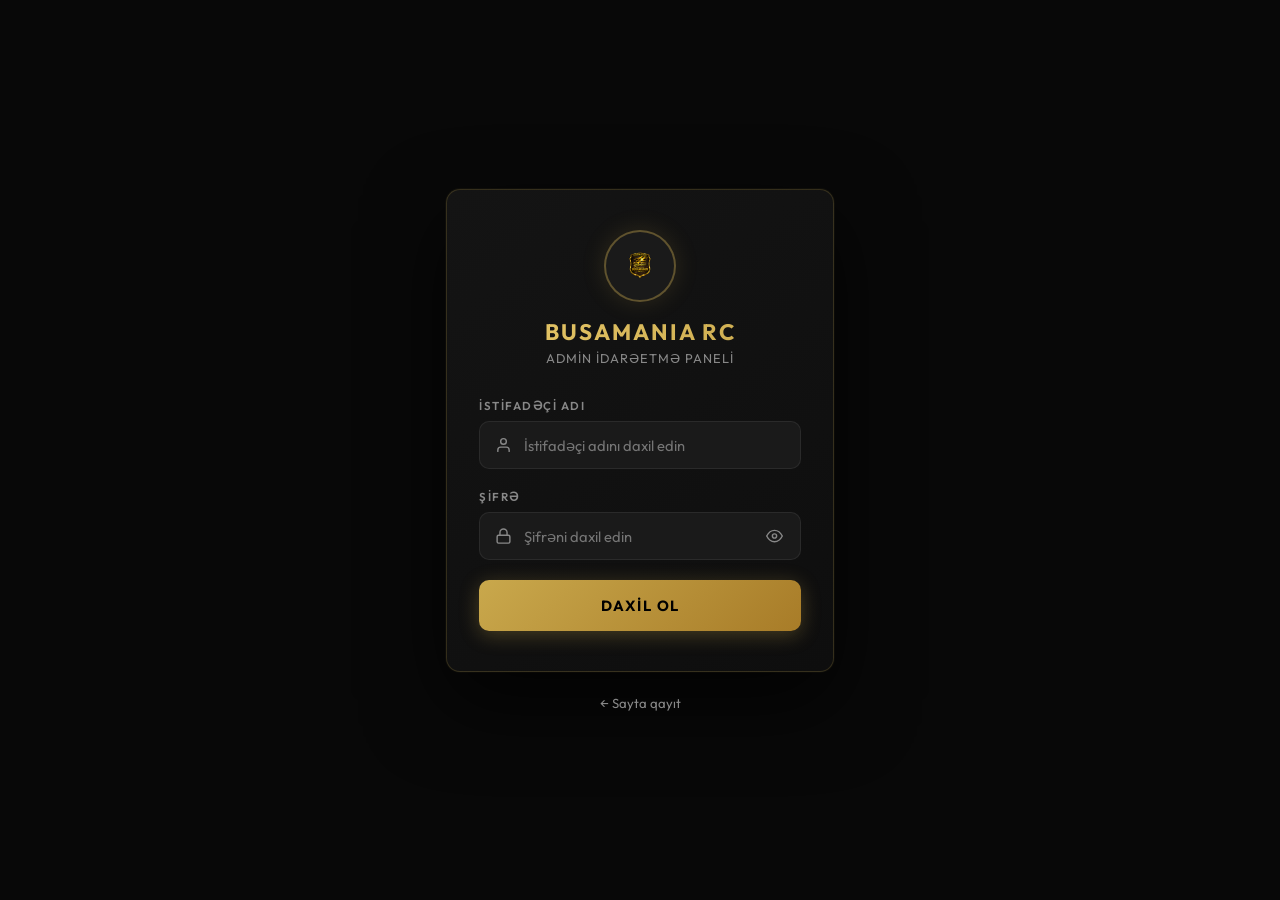
<file: admin/login.html>
<!DOCTYPE html>
<html lang="az">

<head>
    <meta charset="UTF-8">
    <meta name="viewport" content="width=device-width, initial-scale=1.0">
    <title>Admin Girişi — Busamania RC</title>
    <link rel="preconnect" href="https://fonts.googleapis.com">
    <link href="https://fonts.googleapis.com/css2?family=Outfit:wght@300;400;600;700;900&display=swap" rel="stylesheet">
    <style>
        *,
        *::before,
        *::after {
            box-sizing: border-box;
            margin: 0;
            padding: 0;
        }

        :root {
            --gold: #C9A84C;
            --gold-light: #E8C96A;
            --bg: #080808;
            --bg2: #111111;
            --bg3: #1a1a1a;
            --text: #E8E8E8;
            --text-dim: #888;
            --error: #ff4d4d;
            --radius: 14px;
        }

        body {
            font-family: 'Outfit', sans-serif;
            background: var(--bg);
            color: var(--text);
            min-height: 100vh;
            display: flex;
            flex-direction: column;
            align-items: center;
            justify-content: center;
            overflow: hidden;
        }

        /* Particles */
        .particle {
            position: fixed;
            bottom: -20px;
            width: 4px;
            height: 4px;
            border-radius: 50%;
            background: var(--gold);
            opacity: 0;
            animation: rise var(--dur, 8s) ease-in var(--delay, 0s) infinite;
        }

        @keyframes rise {
            0% {
                transform: translateX(var(--sx, 0)) translateY(0);
                opacity: 0;
            }

            10% {
                opacity: 0.6;
            }

            90% {
                opacity: 0.2;
            }

            100% {
                transform: translateX(var(--ex, 0)) translateY(-110vh);
                opacity: 0;
            }
        }

        /* Card */
        .login-wrap {
            position: relative;
            z-index: 10;
            width: 100%;
            max-width: 420px;
            padding: 1rem;
        }

        .login-card {
            background: linear-gradient(145deg, #141414, #0e0e0e);
            border: 1px solid rgba(201, 168, 76, 0.2);
            border-radius: var(--radius);
            padding: 2.5rem 2rem;
            box-shadow: 0 30px 80px rgba(0, 0, 0, 0.7), 0 0 0 1px rgba(201, 168, 76, 0.05);
        }

        .login-card.shake {
            animation: shake 0.45s ease;
        }

        @keyframes shake {

            0%,
            100% {
                transform: translateX(0);
            }

            15% {
                transform: translateX(-8px);
            }

            30% {
                transform: translateX(8px);
            }

            45% {
                transform: translateX(-6px);
            }

            60% {
                transform: translateX(6px);
            }

            75% {
                transform: translateX(-3px);
            }

            90% {
                transform: translateX(3px);
            }
        }

        /* Brand */
        .admin-brand {
            text-align: center;
            margin-bottom: 2rem;
        }

        .admin-logo-wrap {
            width: 72px;
            height: 72px;
            border-radius: 50%;
            margin: 0 auto 1rem;
            border: 2px solid rgba(201, 168, 76, 0.4);
            background: var(--bg3);
            display: flex;
            align-items: center;
            justify-content: center;
            box-shadow: 0 0 24px rgba(201, 168, 76, 0.15);
            font-size: 2rem;
        }

        .admin-logo-wrap img {
            width: 48px;
            height: 48px;
            object-fit: contain;
            border-radius: 50%;
        }

        .admin-brand h1 {
            font-size: 1.4rem;
            font-weight: 700;
            letter-spacing: 2px;
            background: linear-gradient(135deg, var(--gold-light), var(--gold));
            -webkit-background-clip: text;
            -webkit-text-fill-color: transparent;
            background-clip: text;
        }

        .admin-brand p {
            font-size: 0.8rem;
            color: var(--text-dim);
            letter-spacing: 1px;
            text-transform: uppercase;
            margin-top: 0.25rem;
        }

        /* Form */
        .form-group {
            margin-bottom: 1.25rem;
            position: relative;
        }

        label {
            display: block;
            font-size: 0.72rem;
            font-weight: 600;
            letter-spacing: 1.5px;
            text-transform: uppercase;
            color: var(--text-dim);
            margin-bottom: 0.5rem;
        }

        .input-wrap {
            position: relative;
        }

        .input-wrap>svg {
            position: absolute;
            left: 1rem;
            top: 50%;
            transform: translateY(-50%);
            width: 17px;
            height: 17px;
            stroke: var(--text-dim);
            fill: none;
            stroke-width: 2;
            stroke-linecap: round;
            pointer-events: none;
            transition: stroke .3s;
        }

        input[type="password"],
        input[type="text"] {
            width: 100%;
            background: var(--bg3);
            border: 1.5px solid rgba(255, 255, 255, 0.07);
            border-radius: 10px;
            padding: 0.85rem 3rem 0.85rem 2.75rem;
            color: var(--text);
            font-family: inherit;
            font-size: 0.92rem;
            transition: border-color .25s, box-shadow .25s;
            outline: none;
        }

        input:focus {
            border-color: var(--gold);
            box-shadow: 0 0 0 3px rgba(201, 168, 76, 0.12);
        }

        input:focus+svg {
            stroke: var(--gold);
        }

        .toggle-pw {
            position: absolute;
            right: 0.85rem;
            top: 50%;
            transform: translateY(-50%);
            background: none;
            border: none;
            cursor: pointer;
            padding: 4px;
            display: flex;
            align-items: center;
        }

        .toggle-pw svg {
            width: 17px;
            height: 17px;
            stroke: var(--text-dim);
            fill: none;
            stroke-width: 2;
            stroke-linecap: round;
            transition: stroke .25s;
        }

        .toggle-pw:hover svg {
            stroke: var(--gold);
        }

        .error-msg {
            font-size: 0.78rem;
            color: var(--error);
            margin-top: 0.5rem;
            display: none;
        }

        .error-msg.show {
            display: block;
        }

        /* Button */
        .btn-login {
            width: 100%;
            padding: 1rem;
            background: linear-gradient(135deg, var(--gold), #a87c28);
            border: none;
            border-radius: 10px;
            color: #000;
            font-family: inherit;
            font-size: 0.92rem;
            font-weight: 700;
            letter-spacing: 1.5px;
            text-transform: uppercase;
            cursor: pointer;
            position: relative;
            overflow: hidden;
            transition: transform .2s, box-shadow .2s;
            box-shadow: 0 4px 20px rgba(201, 168, 76, 0.3);
        }

        .btn-login:hover {
            transform: translateY(-2px);
            box-shadow: 0 8px 30px rgba(201, 168, 76, 0.4);
        }

        .btn-login:active {
            transform: translateY(0);
        }

        .btn-login:disabled {
            opacity: .6;
            cursor: not-allowed;
            transform: none;
        }

        .btn-login.loading .btn-text {
            display: none;
        }

        .btn-login .btn-spinner {
            display: none;
            width: 18px;
            height: 18px;
            border: 2px solid rgba(0, 0, 0, .3);
            border-top-color: #000;
            border-radius: 50%;
            animation: spin .7s linear infinite;
            margin: 0 auto;
        }

        .btn-login.loading .btn-spinner {
            display: block;
        }

        @keyframes spin {
            to {
                transform: rotate(360deg);
            }
        }

        .back-link {
            display: block;
            text-align: center;
            margin-top: 1.4rem;
            font-size: 0.82rem;
            color: var(--text-dim);
            text-decoration: none;
            transition: color .2s;
        }

        .back-link:hover {
            color: var(--gold);
        }
    </style>
</head>

<body>

    <div class="login-wrap">
        <div class="login-card" id="login-card">

            <div class="admin-brand">
                <div class="admin-logo-wrap">
                    <img src="../assets/logo.png" alt="Busamania RC"
                        onerror="this.style.display='none'; this.parentElement.innerHTML='🏍️'">
                </div>
                <h1>BUSAMANIA RC</h1>
                <p>Admin İdarəetmə Paneli</p>
            </div>

            <form id="login-form" autocomplete="off">
                <div class="form-group">
                    <label for="username-input">İstifadəçi adı</label>
                    <div class="input-wrap">
                        <input type="text" id="username-input" placeholder="İstifadəçi adını daxil edin" required
                            autocomplete="username">
                        <svg viewBox="0 0 24 24">
                            <path d="M20 21v-2a4 4 0 0 0-4-4H8a4 4 0 0 0-4 4v2" />
                            <circle cx="12" cy="7" r="4" />
                        </svg>
                    </div>
                </div>
                <div class="form-group">
                    <label for="pw-input">Şifrə</label>
                    <div class="input-wrap">
                        <input type="password" id="pw-input" placeholder="Şifrəni daxil edin" required
                            autocomplete="current-password">
                        <svg viewBox="0 0 24 24">
                            <rect x="3" y="11" width="18" height="11" rx="2" />
                            <path d="M7 11V7a5 5 0 0 1 10 0v4" />
                        </svg>
                        <button type="button" class="toggle-pw" id="toggle-pw" tabindex="-1">
                            <svg id="eye-icon" viewBox="0 0 24 24">
                                <path d="M1 12s4-8 11-8 11 8 11 8-4 8-11 8-11-8-11-8z" />
                                <circle cx="12" cy="12" r="3" />
                            </svg>
                        </button>
                    </div>
                    <div class="error-msg" id="error-msg">İstifadəçi adı və ya şifrə yanlışdır.</div>
                </div>

                <button type="submit" class="btn-login" id="login-btn">
                    <span class="btn-text">Daxil ol</span>
                    <div class="btn-spinner"></div>
                </button>
            </form>

        </div>
        <a href="../index.html" class="back-link">← Sayta qayıt</a>
    </div>

    <script>
        /* Particles */
        for (let i = 0; i < 18; i++) {
            const p = document.createElement('div');
            p.className = 'particle';
            p.style.cssText = `left:${Math.random() * 100}vw;--sx:0px;--ex:${(Math.random() - .5) * 80}px;--dur:${6 + Math.random() * 8}s;--delay:${Math.random() * 6}s`;
            document.body.appendChild(p);
        }

        /* SHA-256 */
        async function sha256(str) {
            const buf = new TextEncoder().encode(str);
            const hash = await crypto.subtle.digest('SHA-256', buf);
            return Array.from(new Uint8Array(hash)).map(b => b.toString(16).padStart(2, '0')).join('');
        }

        /* Users */
        const USERS_KEY = 'bm_admin_users';
        async function initUsers() {
            if (!localStorage.getItem(USERS_KEY)) {
                const hash = await sha256('busamania2017');
                localStorage.setItem(USERS_KEY, JSON.stringify([
                    { username: 'admin', passwordHash: hash, role: 'superadmin' }
                ]));
            }
        }
        async function findUser(username, password) {
            const users = JSON.parse(localStorage.getItem(USERS_KEY)) || [];
            const h = await sha256(password);
            return users.find(u => u.username.toLowerCase() === username.toLowerCase() && u.passwordHash === h) || null;
        }

        /* Password toggle */
        const pwInput = document.getElementById('pw-input');
        const toggleBtn = document.getElementById('toggle-pw');
        const eyeIcon = document.getElementById('eye-icon');
        let pwVisible = false;
        toggleBtn.addEventListener('click', () => {
            pwVisible = !pwVisible;
            pwInput.type = pwVisible ? 'text' : 'password';
            eyeIcon.innerHTML = pwVisible
                ? '<path d="M17.94 17.94A10.07 10.07 0 0 1 12 20c-7 0-11-8-11-8a18.45 18.45 0 0 1 5.06-5.94M9.9 4.24A9.12 9.12 0 0 1 12 4c7 0 11 8 11 8a18.5 18.5 0 0 1-2.16 3.19m-6.72-1.07a3 3 0 1 1-4.24-4.24"/><line x1="1" y1="1" x2="23" y2="23"/>'
                : '<path d="M1 12s4-8 11-8 11 8 11 8-4 8-11 8-11-8-11-8z"/><circle cx="12" cy="12" r="3"/>';
        });

        /* Login */
        const form = document.getElementById('login-form');
        const btn = document.getElementById('login-btn');
        const card = document.getElementById('login-card');
        const errorMsg = document.getElementById('error-msg');
        const userInput = document.getElementById('username-input');

        function showError() {
            errorMsg.classList.add('show');
            card.classList.remove('shake');
            void card.offsetWidth;
            card.classList.add('shake');
        }

        form.addEventListener('submit', async e => {
            e.preventDefault();
            const username = userInput.value.trim();
            const password = pwInput.value;
            if (!username || !password) return;

            btn.classList.add('loading'); btn.disabled = true;
            errorMsg.classList.remove('show');

            try {
                await initUsers();
                const user = await findUser(username, password);
                if (user) {
                    localStorage.setItem('bm_admin_session',
                        btoa(JSON.stringify({ username: user.username, role: user.role, ts: Date.now() })));
                    window.location.href = 'dashboard.html';
                } else {
                    showError();
                    pwInput.value = '';
                    pwInput.focus();
                }
            } catch {
                errorMsg.textContent = 'Giriş xətası baş verdi.';
                errorMsg.classList.add('show');
            } finally {
                btn.classList.remove('loading'); btn.disabled = false;
            }
        });

        initUsers();
        if (localStorage.getItem('bm_admin_session')) window.location.href = 'dashboard.html';
        card.addEventListener('animationend', () => card.classList.remove('shake'));
    </script>
</body>

</html>
</file>
<file: css/style.css>
@import url('https://fonts.googleapis.com/css2?family=Montserrat:ital,wght@0,300;0,400;0,600;0,700;0,800;0,900;1,700&display=swap');

/* ═══════════════════════════════════════════════════════════
   DESIGN TOKENS
═══════════════════════════════════════════════════════════ */
:root {
    --primary-bg: #000000;
    --secondary-bg: #0a0a0a;
    --card-bg: #111111;
    --accent-gold: #d4af37;
    --hover-gold: #f5d76e;
    --text-color: #ffffff;
    --text-muted: #888888;
    --border: rgba(212, 175, 55, 0.25);
    --border-bright: rgba(212, 175, 55, 0.7);
    --nav-h: 70px;
    --transition: 0.3s ease;
    --ease-out: cubic-bezier(0.25, 0.46, 0.45, 0.94);
    --radius: 10px;
    --shadow: 0 8px 32px rgba(0, 0, 0, 0.6);
}

/* ═══════════════════════════════════════════════════════════
   RESET & BASE
═══════════════════════════════════════════════════════════ */
*,
*::before,
*::after {
    margin: 0;
    padding: 0;
    box-sizing: border-box;
}

html {
    scroll-behavior: smooth;
}

body {
    font-family: 'Montserrat', sans-serif;
    background-color: var(--primary-bg);
    color: var(--text-color);
    overflow-x: hidden;
    line-height: 1.7;
    /* E) Page transition */
    opacity: 0;
    transition: opacity 0.35s ease;
}

body.loaded {
    opacity: 1;
}

h1,
h2,
h3,
h4,
h5,
h6 {
    font-weight: 700;
    letter-spacing: 1px;
    line-height: 1.2;
}

a {
    text-decoration: none;
    color: inherit;
    transition: color var(--transition);
}

img {
    max-width: 100%;
    display: block;
}

/* ═══════════════════════════════════════════════════════════
   SPLASH SCREEN
═══════════════════════════════════════════════════════════ */
#splash {
    position: fixed;
    inset: 0;
    z-index: 9999;
    background: #000;
    display: flex;
    flex-direction: column;
    align-items: center;
    justify-content: center;
    gap: 2.5rem;
    cursor: pointer;
    opacity: 0;
    animation: splashFadeIn 0.8s ease forwards;
}

@keyframes splashFadeIn {
    to {
        opacity: 1;
    }
}

#splash.leaving {
    animation: splashLeave 0.7s cubic-bezier(0.4, 0, 0.2, 1) forwards;
}

@keyframes splashLeave {
    0% {
        opacity: 1;
        transform: scale(1);
    }

    100% {
        opacity: 0;
        transform: scale(1.08);
    }
}

.splash-ring {
    position: relative;
    width: 440px;
    height: 440px;
    display: flex;
    align-items: center;
    justify-content: center;
}

.splash-ring::before {
    content: '';
    position: absolute;
    inset: -16px;
    border-radius: 50%;
    border: 1px solid rgba(212, 175, 55, 0.15);
    animation: ringPulse 2.5s ease-in-out infinite;
}

.splash-ring::after {
    content: '';
    position: absolute;
    inset: -32px;
    border-radius: 50%;
    border: 1px solid rgba(212, 175, 55, 0.06);
    animation: ringPulse 2.5s ease-in-out infinite 0.4s;
}

@keyframes ringPulse {

    0%,
    100% {
        transform: scale(1);
        opacity: 0.5;
    }

    50% {
        transform: scale(1.04);
        opacity: 1;
    }
}

.splash-logo-wrap {
    perspective: 900px;
    width: 420px;
    height: 420px;
}

.splash-spinner {
    width: 420px;
    height: 420px;
    position: relative;
    transform-style: preserve-3d;
    animation: spin3d 7s linear infinite;
}

@keyframes spin3d {
    from {
        transform: rotateY(0deg);
    }

    to {
        transform: rotateY(360deg);
    }
}

.splash-spinner img {
    position: absolute;
    inset: 0;
    width: 100%;
    height: 100%;
    object-fit: contain;
    backface-visibility: hidden;
    -webkit-backface-visibility: hidden;
    filter: drop-shadow(0 0 30px rgba(212, 175, 55, 0.5)) drop-shadow(0 0 60px rgba(212, 175, 55, 0.2));
}

.splash-spinner .splash-back {
    transform: rotateY(180deg) translateZ(1px);
}

.splash-hint {
    display: flex;
    flex-direction: column;
    align-items: center;
    gap: 10px;
    animation: hintBlink 2s ease-in-out infinite;
}

@keyframes hintBlink {

    0%,
    100% {
        opacity: 0.4;
    }

    50% {
        opacity: 1;
    }
}

.splash-hint span {
    font-size: 0.65rem;
    font-weight: 700;
    letter-spacing: 6px;
    text-transform: uppercase;
    color: var(--accent-gold);
}

.splash-hint .hint-line {
    width: 1px;
    height: 30px;
    background: linear-gradient(to bottom, var(--accent-gold), transparent);
}

.spark {
    position: absolute;
    width: 2px;
    height: 2px;
    border-radius: 50%;
    background: var(--accent-gold);
    animation: sparkFloat var(--dur, 3s) ease-in-out infinite var(--delay, 0s);
    left: var(--x, 50%);
    top: var(--y, 50%);
    pointer-events: none;
}

@keyframes sparkFloat {
    0% {
        transform: translate(0, 0) scale(1);
        opacity: 0;
    }

    20% {
        opacity: 1;
    }

    100% {
        transform: translate(var(--tx, 0px), var(--ty, -80px)) scale(0);
        opacity: 0;
    }
}

/* ═══════════════════════════════════════════════════════════
   SITE HEADER — Two-row layout
═══════════════════════════════════════════════════════════ */
.site-header {
    width: 100%;
    position: sticky;
    top: 0;
    z-index: 1000;
}

/* ── TOP ROW: Logo | Club Name (center) | Lang ── */
.header-top {
    background: rgba(0, 0, 0, 0.95);
    backdrop-filter: blur(16px);
    -webkit-backdrop-filter: blur(16px);
    border-bottom: 1px solid var(--border);
    padding: 0.8rem 2.5rem;
    display: grid;
    grid-template-columns: 1fr 1fr 1fr;
    align-items: center;
}

/* Spinning logo — left */
.header-logo-wrap {
    perspective: 600px;
    justify-self: start;
}

.header-logo-spinner {
    width: 52px;
    height: 52px;
    position: relative;
    transform-style: preserve-3d;
    animation: spin3d 7s linear infinite;
}

.header-logo-spinner img {
    position: absolute;
    width: 52px;
    height: 52px;
    object-fit: contain;
    backface-visibility: hidden;
    -webkit-backface-visibility: hidden;
}

.spinner-front {
    transform: rotateY(0deg) translateZ(1px);
}

.spinner-back {
    transform: rotateY(180deg) translateZ(1px);
}

/* Club name — center */
.header-club-name {
    text-align: center;
    justify-self: center;
}

.header-club-name a {
    text-decoration: none;
    display: inline-block;
}

.club-title {
    font-size: clamp(1.1rem, 2.2vw, 2rem);
    font-weight: 900;
    font-style: italic;
    letter-spacing: 4px;
    text-transform: uppercase;
    white-space: nowrap;
    background: linear-gradient(135deg, #b8860b 0%, #d4af37 30%, #fff8b0 55%, #d4af37 75%, #b8860b 100%);
    -webkit-background-clip: text;
    background-clip: text;
    -webkit-text-fill-color: transparent;
    filter: drop-shadow(0 2px 8px rgba(212, 175, 55, 0.35));
    line-height: 1;
}

.club-tagline {
    font-size: 0.55rem;
    letter-spacing: 3px;
    text-transform: uppercase;
    color: var(--text-muted);
    font-weight: 600;
    margin-top: 5px;
    white-space: nowrap;
}

/* Language Dropdown — right */
.lang-switcher {
    position: relative;
    z-index: 1100;
    justify-self: end;
}

.lang-current {
    display: flex;
    align-items: center;
    gap: 6px;
    background: transparent;
    border: 1px solid rgba(212, 175, 55, 0.5);
    border-radius: 4px;
    padding: 6px 14px;
    color: var(--text-color);
    font-family: 'Montserrat', sans-serif;
    font-size: 0.72rem;
    font-weight: 700;
    letter-spacing: 2px;
    text-transform: uppercase;
    cursor: pointer;
    transition: border-color 0.25s ease, background 0.25s ease;
}

.lang-current:hover {
    border-color: var(--accent-gold);
    background: rgba(212, 175, 55, 0.07);
}

.lang-globe {
    font-size: 0.9rem;
}

.lang-arrow {
    font-size: 0.55rem;
    transition: transform 0.25s ease;
    display: inline-block;
}

.lang-switcher.open .lang-arrow {
    transform: rotate(180deg);
}

.lang-dropdown {
    position: absolute;
    top: calc(100% + 8px);
    right: 0;
    min-width: 175px;
    background: rgba(5, 5, 5, 0.98);
    border: 1px solid var(--border-bright);
    border-radius: 8px;
    padding: 5px;
    display: flex;
    flex-direction: column;
    gap: 2px;
    box-shadow: 0 15px 40px rgba(0, 0, 0, 0.8);
    opacity: 0;
    transform: translateY(-8px);
    pointer-events: none;
    transition: opacity 0.2s ease, transform 0.2s ease;
}

.lang-switcher.open .lang-dropdown {
    opacity: 1;
    transform: translateY(0);
    pointer-events: all;
}

.lang-option {
    display: flex;
    align-items: center;
    gap: 8px;
    padding: 9px 12px;
    border-radius: 5px;
    border: none;
    background: none;
    color: var(--text-muted);
    font-family: 'Montserrat', sans-serif;
    font-size: 0.82rem;
    font-weight: 600;
    cursor: pointer;
    transition: background 0.2s ease, color 0.2s ease;
    text-align: left;
    white-space: nowrap;
}

.lang-option:hover {
    background: rgba(212, 175, 55, 0.1);
    color: var(--hover-gold);
}

/* ── BOTTOM ROW: Horizontal nav ── */
.header-nav {
    background: var(--secondary-bg);
    border-bottom: 2px solid var(--accent-gold);
}

.nav-links {
    display: flex;
    list-style: none;
    justify-content: center;
    margin: 0;
    padding: 0;
    gap: 0;
}

.nav-links li a {
    display: block;
    padding: 0.85rem 1.4rem;
    font-size: 0.72rem;
    font-weight: 700;
    letter-spacing: 2px;
    text-transform: uppercase;
    color: var(--text-muted);
    text-decoration: none;
    transition: color 0.25s ease, background 0.25s ease;
    position: relative;
}

.nav-links li a::after {
    content: '';
    position: absolute;
    bottom: 0;
    left: 0;
    width: 0;
    height: 2px;
    background: var(--accent-gold);
    transition: width 0.3s ease;
}

.nav-links li a:hover {
    color: var(--hover-gold);
}

.nav-links li a:hover::after,
.nav-links li a.active::after {
    width: 100%;
}

.nav-links li a.active {
    color: var(--accent-gold);
    background: rgba(212, 175, 55, 0.05);
}


/* ═══════════════════════════════════════════════════════════
   A) SCROLL ANIMATIONS
═══════════════════════════════════════════════════════════ */
.fade-in {
    opacity: 0;
    transform: translateY(30px);
    transition: opacity 0.75s var(--ease-out), transform 0.75s var(--ease-out);
}

.fade-up {
    opacity: 0;
    transform: translateY(50px);
    transition: opacity 0.9s var(--ease-out), transform 0.9s var(--ease-out);
}

.fade-in.visible,
.fade-up.visible {
    opacity: 1;
    transform: translateY(0);
}

/* Stagger for children */
.fade-in:nth-child(2) {
    transition-delay: 0.1s;
}

.fade-in:nth-child(3) {
    transition-delay: 0.2s;
}

.fade-in:nth-child(4) {
    transition-delay: 0.3s;
}

/* ═══════════════════════════════════════════════════════════
   C) VIDEO HERO — Full-screen YouTube Background
═══════════════════════════════════════════════════════════ */
.video-hero {
    position: relative;
    height: 100vh;
    min-height: 600px;
    overflow: hidden;
    display: flex;
    align-items: center;
    justify-content: center;
    background: #000;
    /* fallback if video fails */
}

/* YouTube iframe — covers full area */
.video-bg-wrapper {
    position: absolute;
    inset: 0;
    z-index: 0;
    overflow: hidden;
    pointer-events: none;
}

.video-bg-wrapper iframe {
    position: absolute;
    top: 50%;
    left: 50%;
    transform: translate(-50%, -50%);
    width: 177.78vh;
    /* 16:9 — always wider than viewport */
    height: 56.25vw;
    /* 16:9 — always taller than viewport */
    min-width: 100%;
    min-height: 100%;
    border: none;
    pointer-events: none;
}

/* Dark gradient overlay */
.video-overlay {
    position: absolute;
    inset: 0;
    z-index: 1;
    background: linear-gradient(to bottom,
            rgba(0, 0, 0, 0.55) 0%,
            rgba(0, 0, 0, 0.35) 50%,
            rgba(0, 0, 0, 0.75) 100%);
}

/* Text content on top */
.video-hero-content {
    position: relative;
    z-index: 2;
    text-align: center;
    display: flex;
    flex-direction: column;
    align-items: center;
    gap: 1.5rem;
    padding: 0 2rem;
}

.video-eyebrow {
    font-size: 0.75rem;
    letter-spacing: 6px;
    text-transform: uppercase;
    color: var(--accent-gold);
    font-weight: 700;
}

.video-tagline {
    font-size: clamp(1.4rem, 3.5vw, 3rem);
    font-weight: 900;
    font-style: italic;
    letter-spacing: 6px;
    text-transform: uppercase;
    color: #fff;
    text-shadow: 0 2px 30px rgba(0, 0, 0, 0.8);
    white-space: nowrap;
}

.video-cta {
    display: flex;
    gap: 1.2rem;
    flex-wrap: wrap;
    justify-content: center;
    margin-top: 0.5rem;
}

/* Scroll hint */
.video-scroll-hint {
    position: absolute;
    bottom: 2rem;
    left: 50%;
    transform: translateX(-50%);
    z-index: 2;
    display: flex;
    flex-direction: column;
    align-items: center;
}

.scroll-line {
    width: 1px;
    height: 50px;
    background: linear-gradient(to bottom, var(--accent-gold), transparent);
    animation: scrollPulse 1.8s ease-in-out infinite;
}

@keyframes scrollPulse {

    0%,
    100% {
        opacity: 0.3;
        transform: scaleY(1);
    }

    50% {
        opacity: 1;
        transform: scaleY(1.2);
    }
}


.hero-overlay {
    position: absolute;
    inset: 0;
    background: linear-gradient(135deg, rgba(0, 0, 0, 0.7) 0%, rgba(0, 0, 0, 0.2) 100%);
    pointer-events: none;
}

.hero-content {
    position: relative;
    z-index: 2;
    padding: 0 4rem 0 5rem;
    display: flex;
    flex-direction: column;
    gap: 1.5rem;
}

.hero-eyebrow {
    font-size: 0.75rem;
    text-transform: uppercase;
    letter-spacing: 5px;
    color: var(--accent-gold);
    font-weight: 600;
}

.hero-title {
    font-size: clamp(2rem, 4.5vw, 4.5rem);
    font-weight: 900;
    font-style: italic;
    letter-spacing: 4px;
    line-height: 1;
    text-transform: uppercase;
    white-space: nowrap;
}

.gold-text {
    background: linear-gradient(135deg, #d4af37, #fff8b0, #d4af37);
    -webkit-background-clip: text;
    background-clip: text;
    -webkit-text-fill-color: transparent;
}

.hero-subtitle {
    font-size: 1rem;
    letter-spacing: 4px;
    text-transform: uppercase;
    color: var(--text-muted);
    font-weight: 600;
}

.hero-cta {
    display: flex;
    gap: 1rem;
    flex-wrap: wrap;
    margin-top: 1rem;
}

/* Hero logo — right column */
.hero-logo {
    position: relative;
    z-index: 2;
    display: flex;
    justify-content: center;
    align-items: center;
}

/* Scroll hint */
.hero-scroll-hint {
    position: absolute;
    bottom: 2rem;
    left: 50%;
    transform: translateX(-50%);
    display: flex;
    flex-direction: column;
    align-items: center;
    gap: 0.5rem;
    z-index: 5;
}

.hero-scroll-hint span {
    font-size: 0.65rem;
    letter-spacing: 3px;
    text-transform: uppercase;
    color: var(--text-muted);
}

.scroll-line {
    width: 1px;
    height: 50px;
    background: linear-gradient(to bottom, var(--accent-gold), transparent);
    animation: scrollPulse 1.8s ease-in-out infinite;
}

@keyframes scrollPulse {
    0% {
        opacity: 0;
        transform: scaleY(0);
        transform-origin: top;
    }

    50% {
        opacity: 1;
    }

    100% {
        opacity: 0;
        transform: scaleY(1);
        transform-origin: top;
    }
}

/* ═══════════════════════════════════════════════════════════
   STATS BAR
═══════════════════════════════════════════════════════════ */
.stats-bar {
    display: flex;
    justify-content: center;
    align-items: center;
    gap: 0;
    background: var(--secondary-bg);
    border-top: 1px solid var(--border);
    border-bottom: 1px solid var(--border);
    padding: 2.5rem 2rem;
    flex-wrap: wrap;
}

.stat-item {
    display: flex;
    flex-direction: column;
    align-items: center;
    padding: 0 3rem;
    text-align: center;
}

.stat-number {
    font-size: 3rem;
    font-weight: 900;
    color: var(--accent-gold);
    line-height: 1;
    font-style: italic;
}

.stat-suffix {
    font-size: 1.1rem;
    color: var(--accent-gold);
    font-weight: 700;
    margin-left: 2px;
}

.stat-label {
    font-size: 0.7rem;
    letter-spacing: 3px;
    text-transform: uppercase;
    color: var(--text-muted);
    margin-top: 0.4rem;
    font-weight: 600;
}

.stat-divider {
    width: 1px;
    height: 60px;
    background: var(--border);
    flex-shrink: 0;
}

/* ═══════════════════════════════════════════════════════════
   FEATURE CARDS (D: CSS Grid)
═══════════════════════════════════════════════════════════ */
.features-section {
    padding: 5rem 2rem;
}

.features-grid {
    display: grid;
    grid-template-columns: repeat(4, 1fr);
    gap: 1.5rem;
}

.feature-card {
    background: var(--card-bg);
    border: 1px solid var(--border);
    border-radius: var(--radius);
    padding: 2.5rem 2rem;
    display: flex;
    flex-direction: column;
    gap: 1rem;
    transition: transform 0.4s var(--ease-out), box-shadow 0.4s ease, border-color 0.4s ease;
    cursor: pointer;
    position: relative;
    overflow: hidden;
}

.feature-card::after {
    content: '';
    position: absolute;
    bottom: 0;
    left: 0;
    width: 100%;
    height: 2px;
    background: linear-gradient(90deg, var(--accent-gold), var(--hover-gold));
    transform: scaleX(0);
    transform-origin: left;
    transition: transform 0.4s var(--ease-out);
}

.feature-card:hover {
    transform: translateY(-10px);
    border-color: var(--border-bright);
    box-shadow: 0 20px 50px rgba(212, 175, 55, 0.1);
}

.feature-card:hover::after {
    transform: scaleX(1);
}

.feature-icon {
    font-size: 2rem;
    line-height: 1;
}

.feature-card h3 {
    font-size: 1.1rem;
    text-transform: uppercase;
    letter-spacing: 1px;
    color: var(--hover-gold);
}

.feature-card p {
    font-size: 0.9rem;
    color: var(--text-muted);
    line-height: 1.6;
    flex: 1;
}

.feature-link {
    font-size: 0.8rem;
    text-transform: uppercase;
    letter-spacing: 2px;
    color: var(--accent-gold);
    font-weight: 700;
    margin-top: auto;
    transition: letter-spacing var(--transition);
}

.feature-card:hover .feature-link {
    letter-spacing: 3px;
}

/* ═══════════════════════════════════════════════════════════
   BUTTONS
═══════════════════════════════════════════════════════════ */
.btn {
    display: inline-block;
    padding: 0.85rem 2rem;
    font-size: 0.8rem;
    font-weight: 700;
    text-transform: uppercase;
    letter-spacing: 2px;
    border-radius: 4px;
    border: 2px solid transparent;
    cursor: pointer;
    transition: all 0.3s var(--ease-out);
    font-family: 'Montserrat', sans-serif;
}

.btn-gold {
    background: var(--accent-gold);
    color: #000;
    border-color: var(--accent-gold);
}

.btn-gold:hover {
    background: var(--hover-gold);
    border-color: var(--hover-gold);
    box-shadow: 0 0 25px rgba(212, 175, 55, 0.5);
    transform: translateY(-2px);
}

.btn-outline {
    background: transparent;
    color: var(--text-color);
    border-color: rgba(255, 255, 255, 0.3);
}

.btn-outline:hover {
    border-color: var(--accent-gold);
    color: var(--accent-gold);
    transform: translateY(-2px);
}

/* ═══════════════════════════════════════════════════════════
   PAGE HERO (sub-pages)
═══════════════════════════════════════════════════════════ */
.page-hero {
    min-height: 40vh;
    display: flex;
    align-items: flex-end;
    padding-bottom: 3rem;
    margin-top: var(--nav-h);
    background: linear-gradient(180deg, rgba(20, 14, 0, 0.8) 0%, rgba(0, 0, 0, 0.95) 100%);
    border-bottom: 1px solid var(--border);
    position: relative;
    overflow: hidden;
}

.page-hero::before {
    content: '';
    position: absolute;
    inset: 0;
    background: radial-gradient(ellipse at 30% 60%, rgba(212, 175, 55, 0.06) 0%, transparent 70%);
}

.page-hero-content {
    position: relative;
    z-index: 2;
    padding: 0 5rem;
}

.page-hero-eyebrow {
    font-size: 0.7rem;
    text-transform: uppercase;
    letter-spacing: 5px;
    color: var(--accent-gold);
    font-weight: 600;
    margin-bottom: 1rem;
}

.page-hero h1 {
    font-size: clamp(2.5rem, 6vw, 5rem);
    font-weight: 900;
    font-style: italic;
    letter-spacing: 3px;
    text-transform: uppercase;
}

/* ═══════════════════════════════════════════════════════════
   COMMON LAYOUT
═══════════════════════════════════════════════════════════ */
.container {
    max-width: 1200px;
    margin: 0 auto;
    padding: 4rem 2rem;
}

section {
    padding: 2.5rem 0;
}

/* D) Grid Layouts */
.grid-2 {
    display: grid;
    grid-template-columns: repeat(auto-fit, minmax(300px, 1fr));
    gap: 2rem;
}

.grid-3 {
    display: grid;
    grid-template-columns: repeat(auto-fill, minmax(280px, 1fr));
    gap: 2rem;
}

.section-title {
    color: var(--accent-gold);
    margin-bottom: 2rem;
    font-size: 1.6rem;
    text-transform: uppercase;
    letter-spacing: 2px;
}

.section-title::after {
    content: '';
    display: block;
    width: 40px;
    height: 2px;
    background: var(--accent-gold);
    margin-top: 10px;
}

/* ═══════════════════════════════════════════════════════════
   CARDS
═══════════════════════════════════════════════════════════ */
.card {
    background: var(--card-bg);
    border: 1px solid var(--border);
    padding: 2rem;
    border-radius: var(--radius);
    transition: transform var(--transition), box-shadow var(--transition), border-color var(--transition);
    position: relative;
    overflow: hidden;
}

.card::before {
    content: '';
    position: absolute;
    top: 0;
    left: 0;
    width: 3px;
    height: 100%;
    background: var(--accent-gold);
    transform: scaleY(0);
    transform-origin: bottom;
    transition: transform var(--transition);
}

.card:hover::before {
    transform: scaleY(1);
}

.card:hover {
    transform: translateY(-8px);
    box-shadow: 0 20px 40px rgba(212, 175, 55, 0.1);
    border-color: var(--border-bright);
}

/* ═══════════════════════════════════════════════════════════
   3D LOGO SPINNER (index hero)
═══════════════════════════════════════════════════════════ */
.logo-container {
    perspective: 1000px;
    animation: zoomFadeIn 1.8s var(--ease-out) forwards;
}

.logo-spinner {
    position: relative;
    width: 350px;
    height: 350px;
    transform-style: preserve-3d;
    animation: spin360 8s linear infinite;
    display: flex;
    justify-content: center;
    align-items: center;
}

.logo-image {
    position: absolute;
    width: 100%;
    max-width: 350px;
    backface-visibility: hidden;
    -webkit-backface-visibility: hidden;
    filter: drop-shadow(0 10px 30px rgba(0, 0, 0, 0.9)) drop-shadow(0 0 20px rgba(212, 175, 55, 0.25));
}

.logo-front {
    transform: rotateY(0deg) translateZ(1px);
}

.logo-back {
    transform: rotateY(180deg) translateZ(1px);
}

@keyframes spin360 {
    from {
        transform: rotateY(0deg);
    }

    to {
        transform: rotateY(360deg);
    }
}

@keyframes zoomFadeIn {
    from {
        opacity: 0;
        transform: scale(0.8) translateY(20px);
    }

    to {
        opacity: 1;
        transform: scale(1) translateY(0);
    }
}

/* ═══════════════════════════════════════════════════════════
   GENERATION BOXES
═══════════════════════════════════════════════════════════ */
.gen-box {
    display: flex;
    flex-wrap: wrap;
    align-items: center;
    gap: 3rem;
    padding: 2rem 0;
    transition: transform 0.4s ease;
    border: none;
}

.gen-box.reverse {
    flex-direction: row-reverse;
}

.gen-box:hover {
    transform: translateY(-6px);
}

.gen-box .image-placeholder {
    flex: 1;
    min-width: 280px;
    height: 280px;
    background: transparent;
    display: flex;
    align-items: center;
    justify-content: center;
    overflow: visible;
    perspective: 1500px;
}

.gen-text {
    flex: 1;
    min-width: 280px;
    background: rgba(10, 10, 10, 0.6);
    padding: 1.5rem;
    border-radius: var(--radius);
    border-left: 3px solid var(--accent-gold);
    box-shadow: var(--shadow);
    transition: transform 0.4s ease, box-shadow 0.4s ease, border-color 0.4s ease;
    font-size: 0.95rem;
}

.gen-box:hover .gen-text {
    transform: scale(1.02);
    box-shadow: 0 20px 50px rgba(212, 175, 55, 0.08);
    border-left-color: var(--hover-gold);
}

.gen-text h3 {
    color: var(--hover-gold);
    margin-bottom: 0.8rem;
    font-size: 1.4rem;
}

.gen-text ul {
    list-style: none;
    color: #ccc;
    font-size: 0.9rem;
    margin-top: 1rem;
}

.gen-text ul li {
    margin-bottom: 0.5rem;
    position: relative;
    padding-left: 1.5rem;
}

.gen-text ul li::before {
    content: '⚡';
    position: absolute;
    left: 0;
    color: var(--accent-gold);
    font-size: 0.85rem;
}

.gen-image-3d {
    width: 100%;
    max-width: 380px;
    height: auto;
    object-fit: contain;
    filter: drop-shadow(0 15px 20px rgba(0, 0, 0, 0.8));
    transition: transform 0.6s var(--ease-out), filter 0.6s ease;
    transform-style: preserve-3d;
    cursor: pointer;
}

.gen-box:hover .gen-image-3d {
    transform: rotateY(-10deg) rotateX(5deg) scale(1.05) translateZ(20px);
    filter: drop-shadow(-15px 25px 20px rgba(0, 0, 0, 0.9)) drop-shadow(0 0 20px rgba(212, 175, 55, 0.2));
}

/* ═══════════════════════════════════════════════════════════
   MEMBERS
═══════════════════════════════════════════════════════════ */
.member-img-wrap {
    width: 100%;
    height: 220px;
    overflow: hidden;
    border-radius: 8px;
    margin-bottom: 1.2rem;
}

.member-img-wrap img {
    width: 100%;
    height: 100%;
    object-fit: cover;
    transition: transform 0.5s var(--ease-out);
}

.card:hover .member-img-wrap img {
    transform: scale(1.07);
}

.member-name {
    color: var(--hover-gold);
    font-size: 1.2rem;
    margin-bottom: 0.3rem;
}

.member-bike {
    font-style: italic;
    color: var(--text-muted);
    font-size: 0.9rem;
    margin-bottom: 0.8rem;
}

.member-role-badge {
    display: inline-block;
    padding: 0.2rem 0.75rem;
    background: rgba(212, 175, 55, 0.12);
    border: 1px solid rgba(212, 175, 55, 0.3);
    border-radius: 20px;
    color: var(--accent-gold);
    font-size: 0.72rem;
    font-weight: 600;
    letter-spacing: 1px;
    text-transform: uppercase;
    margin-bottom: 0.5rem;
}

.gallery-caption {
    position: absolute;
    bottom: 0;
    left: 0;
    right: 0;
    padding: 0.4rem 0.6rem;
    font-size: 0.75rem;
    color: #fff;
    background: linear-gradient(transparent, rgba(0, 0, 0, 0.75));
    white-space: nowrap;
    overflow: hidden;
    text-overflow: ellipsis;
    border-radius: 0 0 8px 8px;
}


/* ═══════════════════════════════════════════════════════════
   GALLERY
═══════════════════════════════════════════════════════════ */
.gallery-grid {
    display: grid;
    grid-template-columns: repeat(auto-fill, minmax(250px, 1fr));
    gap: 12px;
}

.gallery-item {
    height: 240px;
    overflow: hidden;
    position: relative;
    border-radius: 8px;
    border: 1px solid var(--border);
    cursor: pointer;
}

.gallery-item img {
    width: 100%;
    height: 100%;
    object-fit: cover;
    transition: transform 0.5s var(--ease-out);
}

.gallery-item:hover img {
    transform: scale(1.1);
}

.gallery-item::after {
    content: '';
    position: absolute;
    inset: 0;
    background: rgba(212, 175, 55, 0.15);
    opacity: 0;
    transition: opacity var(--transition);
}

.gallery-item:hover::after {
    opacity: 1;
}

/* ═══════════════════════════════════════════════════════════
   LIGHTBOX
═══════════════════════════════════════════════════════════ */
.lightbox {
    position: fixed;
    inset: 0;
    background: rgba(0, 0, 0, 0.96);
    display: flex;
    justify-content: center;
    align-items: center;
    z-index: 2000;
    opacity: 0;
    pointer-events: none;
    transition: opacity 0.3s ease;
}

.lightbox.active {
    opacity: 1;
    pointer-events: all;
}

.lightbox img {
    max-width: 90%;
    max-height: 90vh;
    border-radius: 4px;
    border: 1px solid var(--border-bright);
    transform: scale(0.9);
    transition: transform 0.3s var(--ease-out);
}

.lightbox.active img {
    transform: scale(1);
}

.lightbox-close {
    position: absolute;
    top: 20px;
    right: 30px;
    color: var(--accent-gold);
    font-size: 2.5rem;
    cursor: pointer;
    transition: color var(--transition), transform var(--transition);
    line-height: 1;
}

.lightbox-close:hover {
    color: var(--hover-gold);
    transform: rotate(90deg);
}

/* ═══════════════════════════════════════════════════════════
   ACCORDION
═══════════════════════════════════════════════════════════ */
.accordion-item {
    border: 1px solid var(--border);
    margin-bottom: 1rem;
    border-radius: var(--radius);
    background: var(--card-bg);
    transition: border-color var(--transition);
}

.accordion-item.active {
    border-color: var(--border-bright);
}

.accordion-header {
    padding: 1.4rem 1.8rem;
    cursor: pointer;
    color: var(--accent-gold);
    display: flex;
    justify-content: space-between;
    align-items: center;
    font-weight: 600;
    text-transform: uppercase;
    letter-spacing: 1px;
    font-size: 0.9rem;
    transition: background var(--transition);
}

.accordion-header:hover {
    background: rgba(212, 175, 55, 0.04);
}

.accordion-header span {
    font-size: 1.4rem;
    transition: transform 0.35s ease;
    line-height: 1;
}

.accordion-item.active .accordion-header span {
    transform: rotate(45deg);
}

.accordion-content {
    padding: 0 1.8rem;
    max-height: 0;
    overflow: hidden;
    transition: max-height 0.4s ease-out, padding 0.4s ease-out;
}

.accordion-item.active .accordion-content {
    padding: 1rem 1.8rem 1.8rem;
    border-top: 1px solid var(--border);
}

/* ═══════════════════════════════════════════════════════════
   FORMS
═══════════════════════════════════════════════════════════ */
.form-group {
    margin-bottom: 1.5rem;
}

.form-group label {
    display: block;
    margin-bottom: 0.5rem;
    color: var(--accent-gold);
    font-size: 0.85rem;
    text-transform: uppercase;
    letter-spacing: 1px;
}

.form-group input,
.form-group textarea {
    width: 100%;
    padding: 0.85rem 1rem;
    background: #111;
    border: 1px solid #333;
    color: white;
    border-radius: 6px;
    font-family: 'Montserrat', sans-serif;
    font-size: 0.95rem;
    transition: border-color var(--transition), box-shadow var(--transition);
}

.form-group input:focus,
.form-group textarea:focus {
    outline: none;
    border-color: var(--accent-gold);
    box-shadow: 0 0 0 3px rgba(212, 175, 55, 0.15);
}

/* ═══════════════════════════════════════════════════════════
   FOOTER
═══════════════════════════════════════════════════════════ */
.site-footer {
    border-top: 1px solid var(--border);
    background: var(--secondary-bg);
    padding: 3rem 2rem;
}

.footer-inner {
    max-width: 1200px;
    margin: 0 auto;
    text-align: center;
    display: flex;
    flex-direction: column;
    gap: 0.5rem;
}

.footer-brand {
    font-size: 1.4rem;
    font-weight: 900;
    font-style: italic;
    letter-spacing: 4px;
    background: linear-gradient(90deg, #d4af37, #fff8b0, #d4af37);
    -webkit-background-clip: text;
    background-clip: text;
    -webkit-text-fill-color: transparent;
}

.footer-copy {
    color: var(--text-muted);
    font-size: 0.8rem;
    letter-spacing: 1px;
}

/* ═══════════════════════════════════════════════════════════
   ADMIN UTILITY
═══════════════════════════════════════════════════════════ */
.admin-warning {
    background: rgba(212, 175, 55, 0.08);
    border: 1px dashed var(--accent-gold);
    padding: 10px;
    text-align: center;
    margin-bottom: 2rem;
    border-radius: 6px;
}

/* ═══════════════════════════════════════════════════════════
   D) RESPONSIVE — All Devices
   Breakpoints:
   1024px — Tablet (iPad, large Android)
    768px — Large phone (Samsung S, iPhone Plus/Pro Max)
    480px — Medium phone (iPhone 14, Samsung A)
    375px — Small phone (iPhone SE, small Android)
═══════════════════════════════════════════════════════════ */

/* ── Tablet ──────────────────────────────────────── */
@media (max-width: 1024px) {
    .features-grid {
        grid-template-columns: repeat(2, 1fr);
    }

    .header-top {
        padding: 0.7rem 1.5rem;
    }

    .club-title {
        font-size: clamp(0.95rem, 2vw, 1.6rem);
    }

    .nav-links li a {
        padding: 0.75rem 0.9rem;
        font-size: 0.65rem;
    }

    .video-tagline {
        font-size: clamp(1.2rem, 3vw, 2.2rem);
    }

    .stats-bar {
        flex-wrap: wrap;
        gap: 0;
    }
}

/* ── Large Phone (768px) — Samsung Galaxy S/A, iPhone Pro Max ── */
@media (max-width: 768px) {

    /* Header: stack to 2 rows on mobile */
    .header-top {
        grid-template-columns: auto 1fr;
        grid-template-rows: auto;
        padding: 0.6rem 1rem;
        gap: 0.5rem;
        position: relative;
    }

    .header-club-name {
        grid-column: 1 / -1;
        justify-self: center;
        order: 3;
        padding-bottom: 0.3rem;
    }

    .header-logo-wrap {
        order: 1;
    }

    .lang-switcher {
        order: 2;
        justify-self: end;
        grid-column: 2;
        grid-row: 1;
    }

    .header-logo-spinner {
        width: 40px;
        height: 40px;
    }

    .header-logo-spinner img {
        width: 40px;
        height: 40px;
    }

    .club-title {
        font-size: 1.15rem;
        letter-spacing: 3px;
    }

    .club-tagline {
        font-size: 0.5rem;
        letter-spacing: 2px;
    }

    .lang-current {
        padding: 5px 10px;
        font-size: 0.65rem;
    }

    /* Nav links: horizontal scroll on mobile */
    .header-nav {
        overflow-x: auto;
        -webkit-overflow-scrolling: touch;
        scrollbar-width: none;
    }

    .header-nav::-webkit-scrollbar {
        display: none;
    }

    .nav-links {
        width: max-content;
        min-width: 100%;
        justify-content: flex-start;
    }

    .nav-links li a {
        padding: 0.7rem 0.9rem;
        font-size: 0.6rem;
        letter-spacing: 1.5px;
        white-space: nowrap;
    }

    /* Splash: smaller logo */
    .splash-ring {
        width: 260px;
        height: 260px;
    }

    .splash-logo-wrap {
        width: 240px;
        height: 240px;
    }

    .splash-spinner {
        width: 240px;
        height: 240px;
    }

    /* Video hero: adjust text */
    .video-hero {
        min-height: 100svh;
        /* safe area on mobile */
    }

    .video-tagline {
        font-size: clamp(1rem, 5vw, 1.8rem);
        letter-spacing: 3px;
        white-space: normal;
        text-align: center;
    }

    .video-eyebrow {
        font-size: 0.65rem;
        letter-spacing: 4px;
    }

    .video-cta {
        flex-direction: column;
        align-items: center;
        gap: 0.8rem;
    }

    .btn {
        width: 100%;
        max-width: 280px;
        text-align: center;
    }

    /* Stats: 2x2 grid */
    .stats-bar {
        display: grid;
        grid-template-columns: 1fr 1fr;
        gap: 0;
    }

    .stat-divider {
        display: none;
    }

    .stat-item {
        padding: 1.2rem 1rem;
        border-bottom: 1px solid var(--border);
    }

    .stat-item:nth-child(odd) {
        border-right: 1px solid var(--border);
    }

    /* Feature cards: 1 column */
    .features-grid {
        grid-template-columns: 1fr;
        gap: 1rem;
    }

    /* Generations layout */
    .gen-box,
    .gen-box.reverse {
        flex-direction: column;
    }

    .gen-box .image-placeholder,
    .gen-text {
        min-width: unset;
        width: 100%;
    }

    /* Grid layouts */
    .grid-2,
    .grid-3 {
        grid-template-columns: 1fr;
    }

    /* Container */
    .container {
        padding: 2rem 1.2rem;
    }

    /* Page hero */
    .page-hero {
        height: 160px;
    }

    .page-hero-content h1 {
        font-size: 2rem;
    }

    /* Gallery */
    .gallery-grid {
        grid-template-columns: repeat(2, 1fr);
        gap: 0.5rem;
    }

    /* Members grid */
    .grid-3 {
        grid-template-columns: 1fr;
    }
}

/* ── Medium Phone (480px) — iPhone 14, Samsung Galaxy A ── */
@media (max-width: 480px) {

    .header-top {
        padding: 0.5rem 0.8rem;
    }

    .club-title {
        font-size: 1rem;
        letter-spacing: 2px;
    }

    .club-tagline {
        font-size: 0.48rem;
        letter-spacing: 1.5px;
    }

    .splash-ring {
        width: 210px;
        height: 210px;
    }

    .splash-logo-wrap,
    .splash-spinner {
        width: 190px;
        height: 190px;
    }

    .splash-hint span {
        font-size: 0.58rem;
        letter-spacing: 4px;
    }

    .video-tagline {
        font-size: 1.1rem;
        letter-spacing: 2px;
    }

    .stat-number {
        font-size: 2rem;
    }

    .stat-label {
        font-size: 0.6rem;
    }

    .feature-card {
        padding: 1.5rem 1.2rem;
    }

    .container {
        padding: 1.5rem 1rem;
    }

    .page-hero {
        height: 130px;
    }

    .page-hero-content h1 {
        font-size: 1.6rem;
        letter-spacing: 3px;
    }

    .gallery-grid {
        grid-template-columns: 1fr 1fr;
        gap: 4px;
    }

    .footer-brand {
        font-size: 1.1rem;
    }
}

/* ── Small Phone (375px) — iPhone SE, small Android ── */
@media (max-width: 375px) {

    .club-title {
        font-size: 0.9rem;
        letter-spacing: 1.5px;
    }

    .header-logo-spinner {
        width: 34px;
        height: 34px;
    }

    .header-logo-spinner img {
        width: 34px;
        height: 34px;
    }

    .lang-current {
        padding: 4px 8px;
        font-size: 0.6rem;
    }

    .splash-ring {
        width: 180px;
        height: 180px;
    }

    .splash-logo-wrap,
    .splash-spinner {
        width: 160px;
        height: 160px;
    }

    .video-tagline {
        font-size: 0.95rem;
        letter-spacing: 1.5px;
    }

    .btn {
        padding: 0.7rem 1.2rem;
        font-size: 0.65rem;
    }

    .nav-links li a {
        padding: 0.65rem 0.7rem;
        font-size: 0.55rem;
    }

    .stats-bar {
        grid-template-columns: 1fr 1fr;
    }

    .gallery-grid {
        grid-template-columns: 1fr;
    }
}

/* ═══════════════════════════════════════════════════════════
   ADMIN NAV LINK
═══════════════════════════════════════════════════════════ */
.nav-admin-link {
    border: 1px solid rgba(212, 175, 55, 0.5) !important;
    border-radius: 20px !important;
    padding: 0.3rem 0.9rem !important;
    color: var(--accent-gold) !important;
    font-size: 0.65rem !important;
    letter-spacing: 1px;
    transition: background var(--transition), border-color var(--transition), box-shadow var(--transition) !important;
}

.nav-admin-link:hover {
    background: rgba(212, 175, 55, 0.12) !important;
    border-color: var(--accent-gold) !important;
    box-shadow: 0 0 12px rgba(212, 175, 55, 0.2);
    color: var(--hover-gold) !important;
}

/* ═══════════════════════════════════════════════════════════
   MARQUEE BANNER
═══════════════════════════════════════════════════════════ */
.marquee-section {
    width: 100%;
    background: #0a0a0a;
    border-top: 1px solid rgba(201, 168, 76, 0.12);
    border-bottom: 1px solid rgba(201, 168, 76, 0.12);
    padding: 0;
    overflow: hidden;
    position: relative;
}

/* Fade edges */
.marquee-section::before,
.marquee-section::after {
    content: '';
    position: absolute;
    top: 0;
    bottom: 0;
    width: 120px;
    z-index: 2;
    pointer-events: none;
}

.marquee-section::before {
    left: 0;
    background: linear-gradient(to right, #0a0a0a, transparent);
}

.marquee-section::after {
    right: 0;
    background: linear-gradient(to left, #0a0a0a, transparent);
}

.marquee-row {
    display: flex;
    overflow: hidden;
    padding: 0.6rem 0;
    border-bottom: 1px solid rgba(201, 168, 76, 0.06);
}

.marquee-row:last-child {
    border-bottom: none;
}

.marquee-track {
    display: flex;
    align-items: center;
    gap: 1.5rem;
    white-space: nowrap;
    will-change: transform;
    flex-shrink: 0;
}

/* Row 1 scrolls left */
.marquee-left .marquee-track {
    animation: marquee-ltr 30s linear infinite;
}

/* Row 2 scrolls right */
.marquee-right .marquee-track {
    animation: marquee-rtl 25s linear infinite;
}

.marquee-section:hover .marquee-track {
    animation-play-state: paused;
}

@keyframes marquee-ltr {
    from {
        transform: translateX(0);
    }

    to {
        transform: translateX(-50%);
    }
}

@keyframes marquee-rtl {
    from {
        transform: translateX(-50%);
    }

    to {
        transform: translateX(0);
    }
}

.marquee-track span {
    font-size: 0.7rem;
    font-weight: 700;
    letter-spacing: 2.5px;
    text-transform: uppercase;
    color: rgba(201, 168, 76, 0.75);
    transition: color 0.3s;
}

.marquee-track span:hover {
    color: var(--accent-gold);
}

.marquee-track .dot {
    font-size: 0.5rem;
    color: rgba(201, 168, 76, 0.3) !important;
    letter-spacing: 0;
}

/* ============================================
   PREMIUM DESIGN ENHANCEMENTS
   ============================================ */

/* Glassmorphism Cards */
.card, .feature-card {
    background: rgba(17, 17, 17, 0.6) !important;
    backdrop-filter: blur(20px) !important;
    -webkit-backdrop-filter: blur(20px) !important;
    border: 1px solid rgba(212, 175, 55, 0.15) !important;
    box-shadow: 0 8px 32px rgba(0, 0, 0, 0.4), inset 0 1px 0 rgba(212, 175, 55, 0.1);
    transition: transform 0.4s cubic-bezier(0.25, 0.46, 0.45, 0.94), box-shadow 0.4s ease, border-color 0.4s ease !important;
}
.card:hover, .feature-card:hover {
    transform: translateY(-6px) !important;
    box-shadow: 0 20px 60px rgba(0, 0, 0, 0.5), 0 0 30px rgba(212, 175, 55, 0.08) !important;
    border-color: rgba(212, 175, 55, 0.35) !important;
}

/* Shimmer Button */
.btn-gold { position: relative; overflow: hidden; }
.btn-gold::after {
    content: ''; position: absolute; top: -50%; left: -60%;
    width: 40%; height: 200%;
    background: linear-gradient(90deg, transparent, rgba(255,255,255,0.15), transparent);
    transform: skewX(-25deg); transition: left 0.6s ease;
}
.btn-gold:hover::after { left: 120%; }

/* Glow Pulse CTA */
@keyframes glowPulse {
    0%, 100% { box-shadow: 0 0 5px rgba(212, 175, 55, 0.3), 0 0 15px rgba(212, 175, 55, 0.1); }
    50% { box-shadow: 0 0 15px rgba(212, 175, 55, 0.5), 0 0 40px rgba(212, 175, 55, 0.15); }
}
.video-hero .btn-gold { animation: glowPulse 3s ease-in-out infinite; }
.video-hero .btn-gold:hover { animation: none; box-shadow: 0 0 25px rgba(212,175,55,0.6), 0 0 60px rgba(212,175,55,0.2); }

/* Staggered */
.fade-in.visible, .fade-up.visible { transition-delay: calc(var(--stagger, 0) * 0.12s) !important; }

/* Navbar Shrink */
.site-header { transition: padding 0.4s ease, box-shadow 0.4s ease, background 0.4s ease !important; }
.site-header.scrolled {
    padding-top: 0 !important; background: rgba(0,0,0,0.95) !important;
    backdrop-filter: blur(20px); -webkit-backdrop-filter: blur(20px);
    box-shadow: 0 4px 30px rgba(0,0,0,0.5), 0 1px 0 rgba(212,175,55,0.1);
}
.site-header.scrolled .header-top { padding: 0.3rem 2rem !important; }
.site-header.scrolled .header-logo-spinner { width: 30px !important; height: 30px !important; }
.site-header.scrolled .header-logo-spinner img { width: 30px !important; height: 30px !important; }
.site-header.scrolled .club-title { font-size: 0.9rem !important; }
.site-header.scrolled .club-tagline { display: none !important; }

/* Custom Cursor */
@media (pointer: fine) {
    .cursor-dot { position:fixed; top:0; left:0; width:8px; height:8px; background:var(--accent-gold); border-radius:50%; pointer-events:none; z-index:99999; transform:translate(-50%,-50%); transition:width 0.2s,height 0.2s,background 0.2s; mix-blend-mode:difference; }
    .cursor-ring { position:fixed; top:0; left:0; width:35px; height:35px; border:1.5px solid rgba(212,175,55,0.5); border-radius:50%; pointer-events:none; z-index:99998; transform:translate(-50%,-50%); transition:width 0.3s ease,height 0.3s ease,border-color 0.3s ease; }
    .cursor-dot.hovering { width:14px; height:14px; background:var(--hover-gold); }
    .cursor-ring.hovering { width:50px; height:50px; border-color:rgba(245,215,110,0.6); }
    body { cursor:none !important; }
    a,button,.btn,.feature-card,.lang-option,.accordion-header { cursor:none !important; }
}

/* Gradient Video Overlay */
@keyframes gradientShift { 0%{background-position:0% 50%} 50%{background-position:100% 50%} 100%{background-position:0% 50%} }
.video-overlay { background:linear-gradient(135deg,rgba(0,0,0,0.85) 0%,rgba(10,5,0,0.7) 30%,rgba(0,0,0,0.8) 60%,rgba(15,8,0,0.75) 100%) !important; background-size:300% 300% !important; animation:gradientShift 12s ease infinite !important; }

/* Footer Social */
.footer-social { display:flex; justify-content:center; gap:1.5rem; margin:1rem 0; }
.footer-social a { display:flex; align-items:center; justify-content:center; width:42px; height:42px; border-radius:50%; border:1px solid rgba(212,175,55,0.3); color:var(--accent-gold); font-size:1.1rem; transition:all 0.3s ease; background:rgba(212,175,55,0.05); }
.footer-social a:hover { background:rgba(212,175,55,0.15); border-color:var(--accent-gold); transform:translateY(-3px); box-shadow:0 5px 20px rgba(212,175,55,0.2); }
.footer-separator { width:60px; height:2px; background:linear-gradient(to right,transparent,var(--accent-gold),transparent); margin:0.8rem auto; }

/* Timeline */
.gen-timeline-dot { width:14px; height:14px; border-radius:50%; border:2px solid var(--accent-gold); background:var(--primary-bg); margin:0 auto 1.5rem; position:relative; }
.gen-timeline-dot::before { content:''; position:absolute; top:50%; left:50%; width:6px; height:6px; background:var(--accent-gold); border-radius:50%; transform:translate(-50%,-50%); animation:dotPulse 2s ease-in-out infinite; }
@keyframes dotPulse { 0%,100%{transform:translate(-50%,-50%) scale(1); opacity:1} 50%{transform:translate(-50%,-50%) scale(1.5); opacity:0.5} }
.gen-timeline-line { width:2px; height:50px; background:linear-gradient(to bottom,var(--accent-gold),transparent); margin:0 auto; }

/* Hamburger */
.hamburger { display:none; flex-direction:column; justify-content:center; align-items:center; gap:5px; width:36px; height:36px; cursor:pointer; z-index:1001; background:none; border:1px solid rgba(212,175,55,0.3); border-radius:6px; padding:6px; transition:border-color 0.3s ease; }
.hamburger:hover { border-color:var(--accent-gold); }
.hamburger span { display:block; width:20px; height:2px; background:var(--accent-gold); transition:all 0.3s ease; border-radius:2px; }
.hamburger.active span:nth-child(1) { transform:rotate(45deg) translate(5px,5px); }
.hamburger.active span:nth-child(2) { opacity:0; }
.hamburger.active span:nth-child(3) { transform:rotate(-45deg) translate(5px,-5px); }

@media (max-width:768px) {
    .hamburger { display:flex; position:absolute; right:1rem; top:50%; transform:translateY(-50%); }
    .header-nav { position:fixed; top:0; left:0; width:100%; height:100vh; height:100dvh; background:rgba(0,0,0,0.97); backdrop-filter:blur(30px); -webkit-backdrop-filter:blur(30px); display:flex; align-items:center; justify-content:center; z-index:1000; opacity:0; visibility:hidden; transition:opacity 0.4s ease,visibility 0.4s ease; overflow-x:visible !important; }
    .header-nav.open { opacity:1; visibility:visible; }
    .nav-links { flex-direction:column !important; align-items:center !important; gap:0.5rem !important; width:auto !important; min-width:auto !important; }
    .nav-links li a { font-size:1.1rem !important; letter-spacing:3px !important; padding:1rem 2rem !important; white-space:nowrap !important; display:block; text-align:center; border-bottom:1px solid rgba(212,175,55,0.1); }
    .nav-links li a:hover { background:rgba(212,175,55,0.08); color:var(--hover-gold); }
    .header-top { position:relative !important; }
    .lang-switcher { margin-right:48px !important; }
    body.menu-open { overflow:hidden !important; }
    .footer-social a { min-width:44px; min-height:44px; }
}

@media (max-width:360px) {
    .club-title { font-size:0.8rem !important; }
    .video-tagline { font-size:0.85rem !important; }
    .btn { padding:0.6rem 1rem !important; font-size:0.6rem !important; }
    .splash-ring { width:160px !important; height:160px !important; }
    .splash-logo-wrap,.splash-spinner { width:140px !important; height:140px !important; }
}

@supports (padding:env(safe-area-inset-bottom)) {
    .site-footer { padding-bottom:calc(1rem + env(safe-area-inset-bottom)); }
}
</file>
